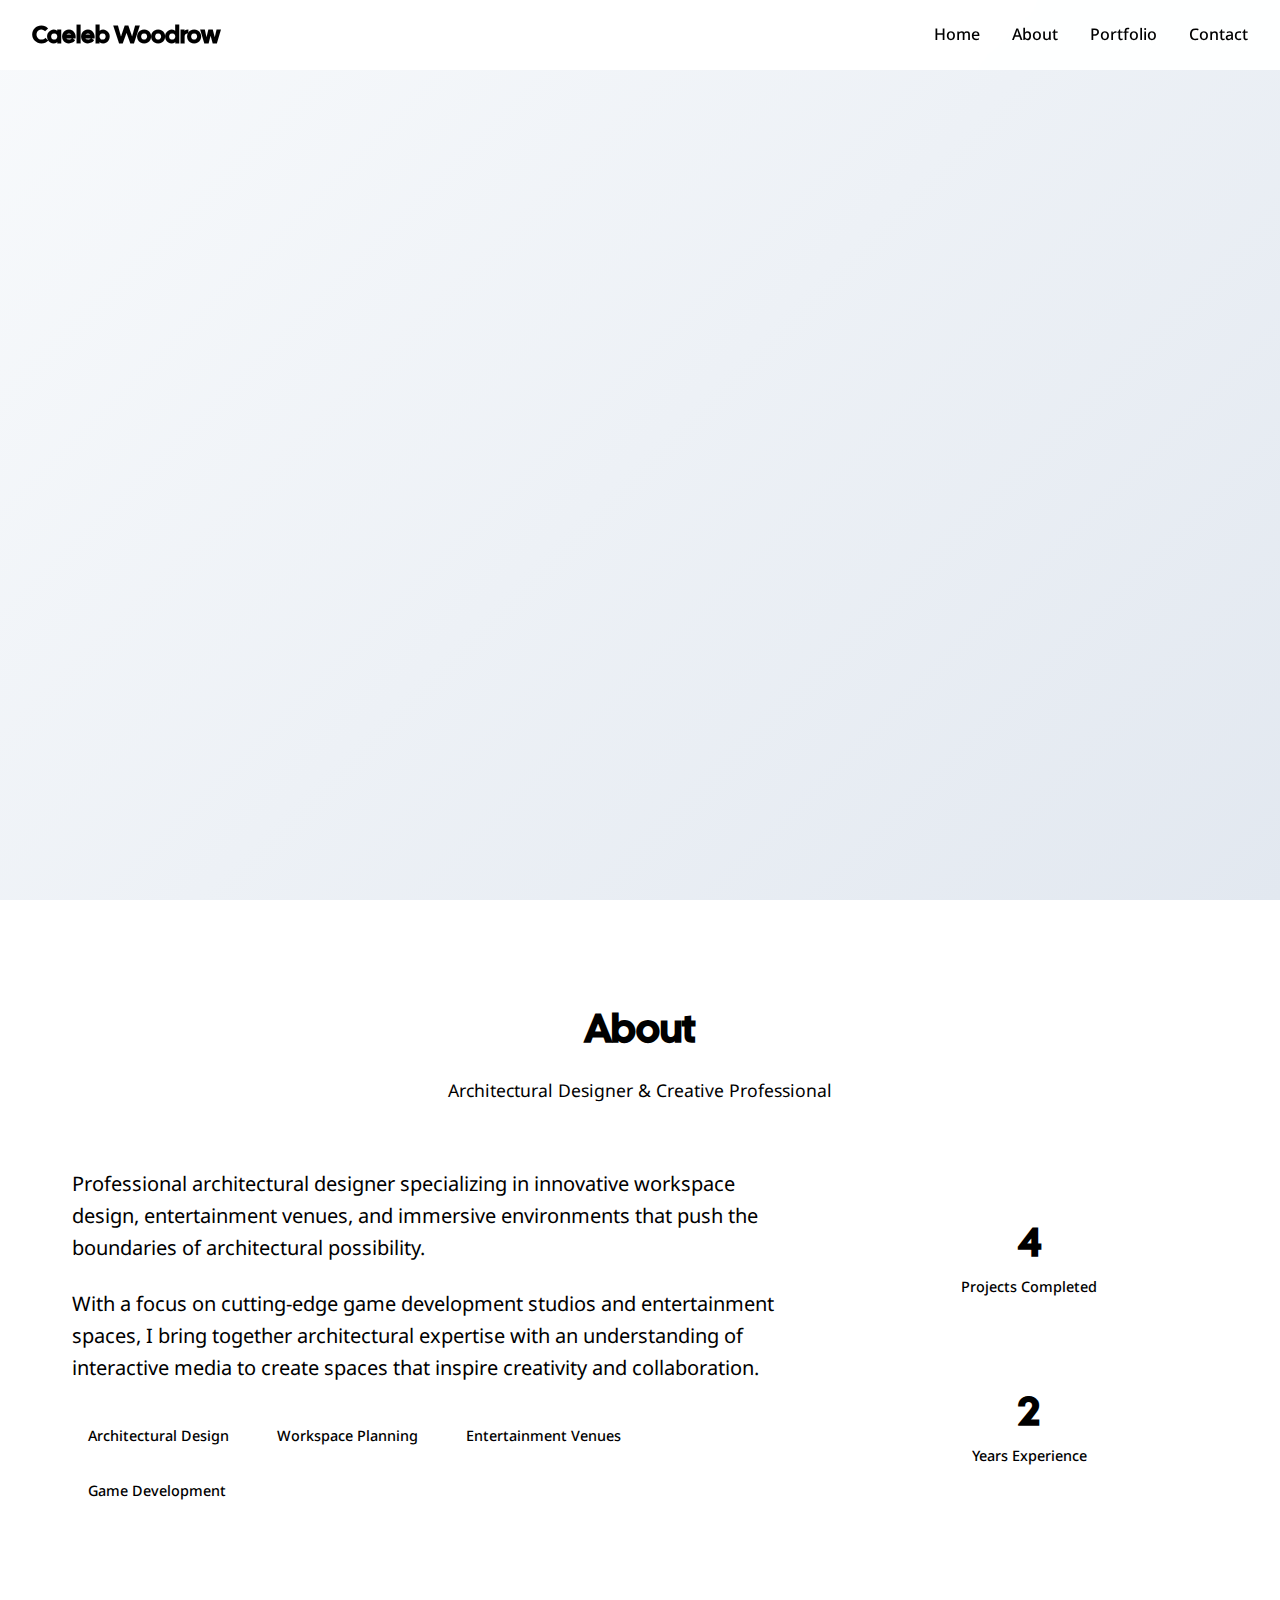
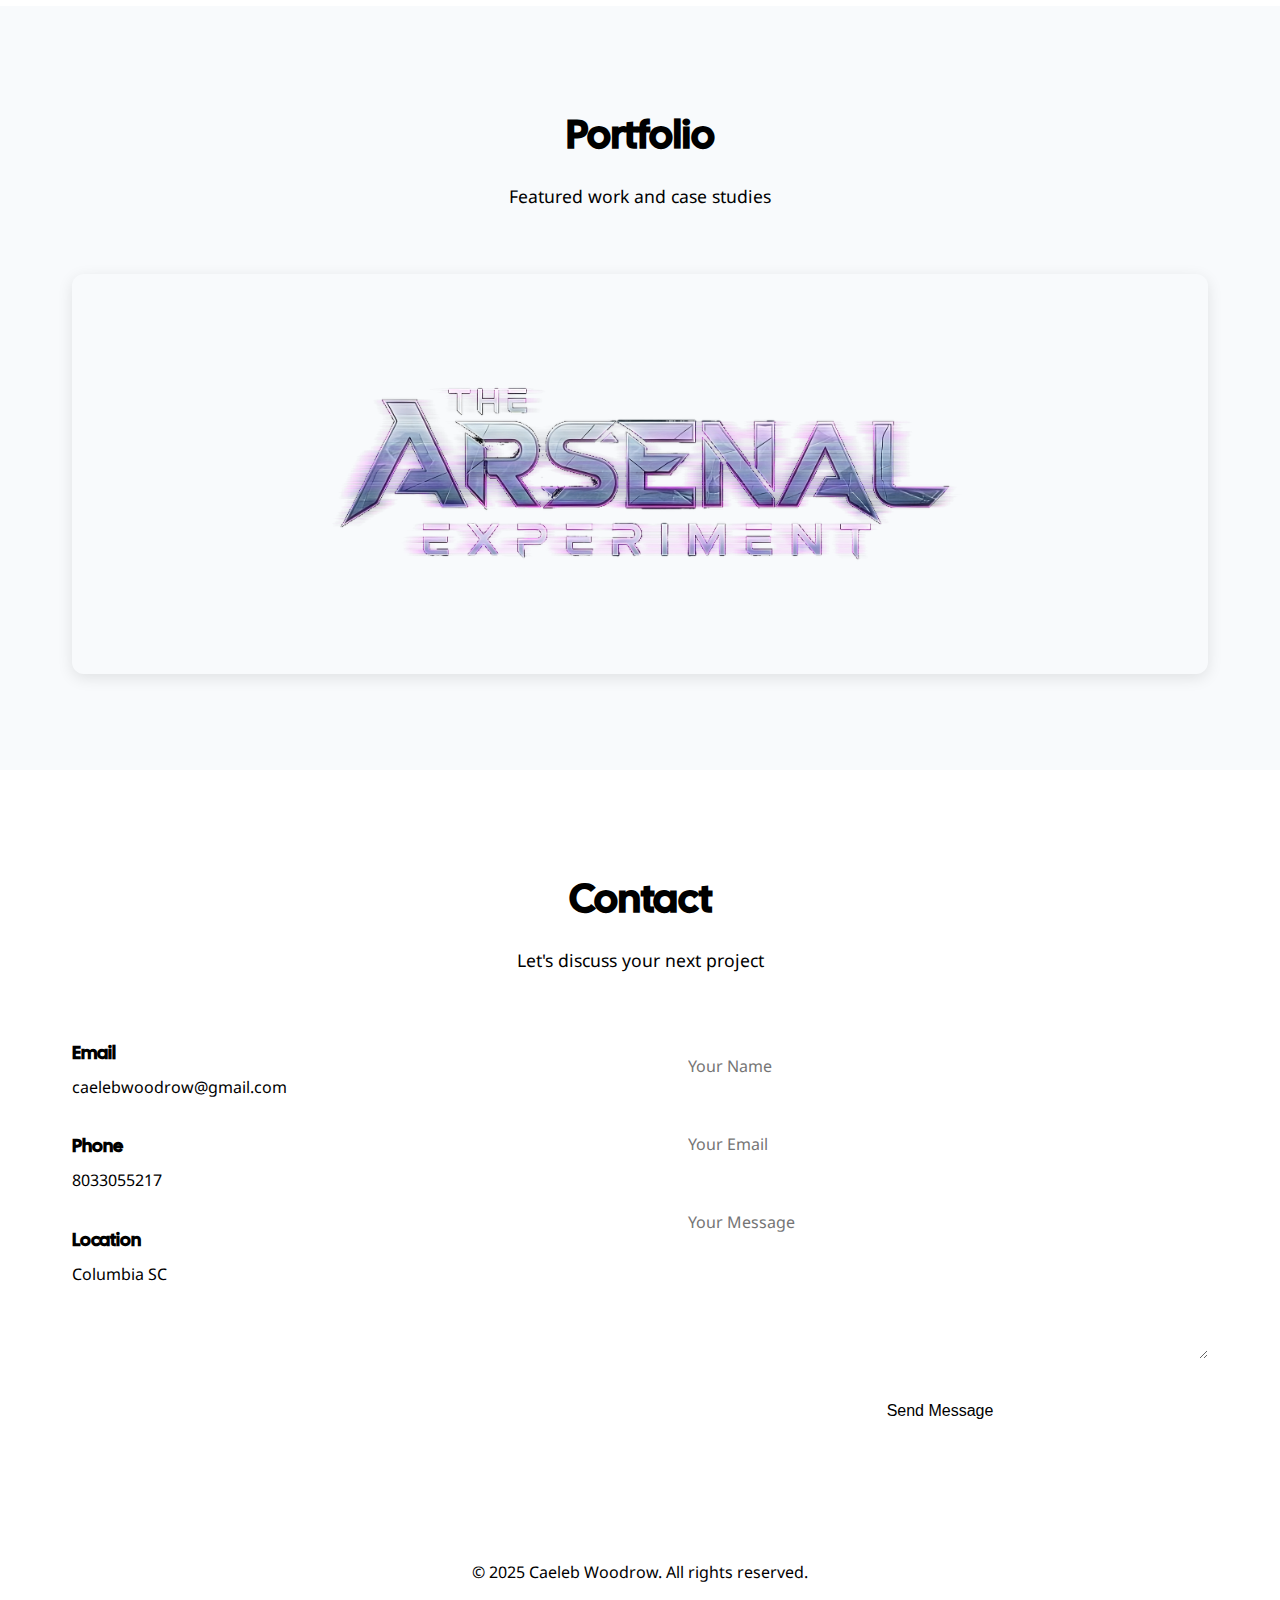
<file: index.html>
<!DOCTYPE html>
<html lang="en">
<head>
    <meta charset="UTF-8">
    <meta name="viewport" content="width=device-width, initial-scale=1.0">
    <title>Caeleb Woodrow - Architectural Designer & Creative Professional</title>
    
    <meta name="description" content="Caeleb Woodrow - Professional architectural designer specializing in innovative workspace design, entertainment venues, and immersive environments.">
    <meta name="keywords" content="architectural design, workspace planning, entertainment venues, Caeleb Woodrow">
    <meta name="author" content="Caeleb Woodrow">
    <meta name="theme-color" content="#2563eb">
    
    <link href="https://fonts.googleapis.com/css2?family=Cal+Sans:wght@400;600&family=Noto+Sans:wght@300;400;500;600&display=swap" rel="stylesheet">
    <link rel="stylesheet" href="styles/base.css">
    <link rel="stylesheet" href="styles/portfolio.css">
    <link rel="stylesheet" href="styles/animations.css">
    <link rel="icon" type="image/png" href="/LogoGT.png">
</head>
<body>
    <!-- Navigation -->
    <nav class="nav">
        <div class="nav-container">
            <div class="logo">
                <span class="logo-text">Caeleb Woodrow</span>
            </div>
            <div class="nav-links">
                <a href="#home" class="nav-link active">Home</a>
                <a href="#about" class="nav-link">About</a>
                <a href="#portfolio" class="nav-link">Portfolio</a>
                <a href="#contact" class="nav-link">Contact</a>
            </div>
        </div>
    </nav>

    <!-- Hero Section -->
    <section id="home" class="hero">
        <div class="container">
            <div class="hero-content">
                <h1 class="hero-title">
                    <span class="title-line">Caeleb</span>
                    <span class="title-line">Woodrow</span>
                </h1>
                <p class="hero-subtitle">Architectural Designer & Creative Professional</p>
                <p class="hero-description">
                    Specializing in innovative workspace design, entertainment venues, and immersive environments
                    that push the boundaries of architectural possibility.
                </p>
                <div class="hero-actions">
                    <a href="#portfolio" class="btn btn-primary">View Portfolio</a>
                    <a href="#contact" class="btn btn-secondary">Get In Touch</a>
                </div>
            </div>
            <div class="hero-visual">
                <div class="geometric-pattern"></div>
            </div>
        </div>
    </section>

    <!-- About Section -->
    <section id="about" class="about">
        <div class="container">
            <div class="section-header">
                <h2 class="section-title">About</h2>
                <p class="section-subtitle">Architectural Designer & Creative Professional</p>
            </div>
            <div class="about-content">
                <div class="about-text">
                    <p>Professional architectural designer specializing in innovative workspace design, entertainment venues, and immersive environments that push the boundaries of architectural possibility.</p>
                    <p>With a focus on cutting-edge game development studios and entertainment spaces, I bring together architectural expertise with an understanding of interactive media to create spaces that inspire creativity and collaboration.</p>
                    <div class="skills">
                        <div class="skill-item">Architectural Design</div>
                        <div class="skill-item">Workspace Planning</div>
                        <div class="skill-item">Entertainment Venues</div>
                        <div class="skill-item">Game Development</div>
                    </div>
                </div>
                <div class="about-stats">
                    <div class="stat">
                        <span class="stat-number">4</span>
                        <span class="stat-label">Projects Completed</span>
                    </div>
                    <div class="stat">
                        <span class="stat-number">2</span>
                        <span class="stat-label">Years Experience</span>
                    </div>
                </div>
            </div>
        </div>
    </section>

    <!-- Portfolio Section -->
    <section id="portfolio" class="portfolio">
        <div class="container">
            <div class="section-header">
                <h2 class="section-title">Portfolio</h2>
                <p class="section-subtitle">Featured work and case studies</p>
            </div>
            <div class="portfolio-grid">
                <div class="portfolio-item featured" id="arsenalStudios">
                    <div class="portfolio-image">
                        <img src="/Logoupscaled.png" alt="Arsenal Game Studios">
                        <div class="portfolio-overlay">
                            <div class="portfolio-content">
                                <h3 class="portfolio-title">Arsenal Game Studios</h3>
                                <p class="portfolio-description">Comprehensive architectural study featuring workspace design, public galleries, outdoor recreational areas, and private living quarters for a cutting-edge game development studio.</p>
                                <div class="portfolio-tags">
                                    <span class="tag">Architecture</span>
                                    <span class="tag">Workspace Design</span>
                                    <span class="tag">Entertainment</span>
                                    <span class="tag">Mixed-Use</span>
                                </div>
                                <button class="btn btn-primary portfolio-btn" onclick="window.location.href='arsenal-slideshow.html'">View Case Studies</button>
                            </div>
                        </div>
                    </div>
                </div>
            </div>
        </div>
    </section>

    <!-- Contact Section -->
    <section id="contact" class="contact">
        <div class="container">
            <div class="section-header">
                <h2 class="section-title">Contact</h2>
                <p class="section-subtitle">Let's discuss your next project</p>
            </div>
            <div class="contact-content">
                <div class="contact-info">
                    <div class="contact-item">
                        <h4>Email</h4>
                        <p>caelebwoodrow@gmail.com</p>
                    </div>
                    <div class="contact-item">
                        <h4>Phone</h4>
                        <p>8033055217</p>
                    </div>
                    <div class="contact-item">
                        <h4>Location</h4>
                        <p>Columbia SC</p>
                    </div>
                </div>
                <form class="contact-form">
                    <div class="form-group">
                        <input type="text" placeholder="Your Name" required>
                    </div>
                    <div class="form-group">
                        <input type="email" placeholder="Your Email" required>
                    </div>
                    <div class="form-group">
                        <textarea placeholder="Your Message" rows="6" required></textarea>
                    </div>
                    <button type="submit" class="btn btn-primary">Send Message</button>
                </form>
            </div>
        </div>
    </section>

    <footer class="footer">
        <div class="container">
            <p>&copy; 2025 Caeleb Woodrow. All rights reserved.</p>
        </div>
    </footer>

    <script type="module" src="js/main.js"></script>
</body>
</html>
</file>
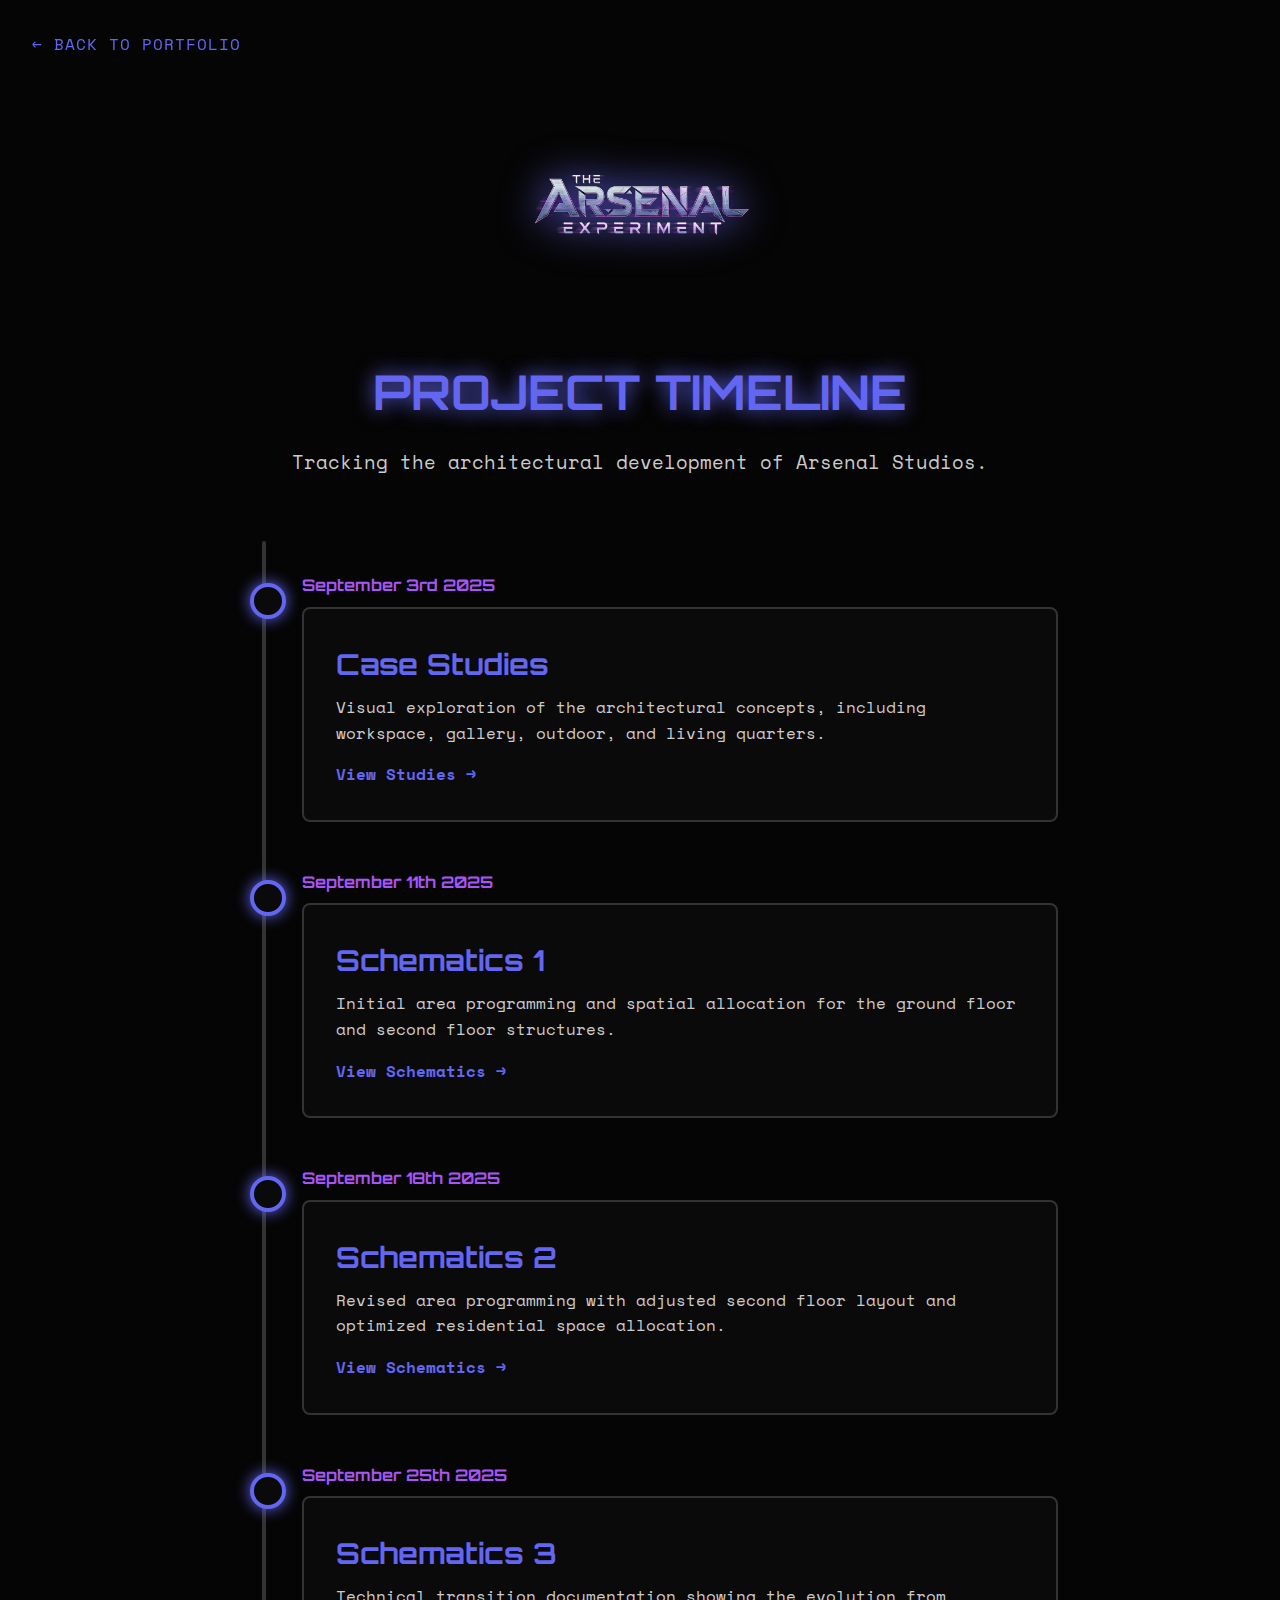
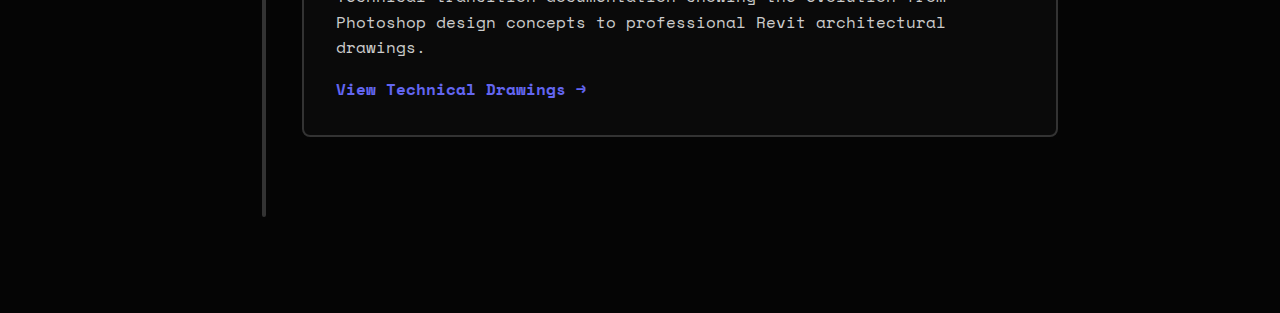
<file: arsenal-timeline.html>
<!DOCTYPE html>
<html lang="en">
<head>
    <meta charset="UTF-8">
    <meta name="viewport" content="width=device-width, initial-scale=1.0">
    <title>Arsenal Studios Timeline — Caeleb Woodrow (Architecture, Professional)</title>
    <meta name="description" content="Project timeline for the Arsenal Studios architectural design by Caeleb Woodrow, detailing key milestones like case studies and schematics.">
    <meta name="keywords" content="Caeleb Woodrow, Arsenal Studios, architecture, project timeline, professional design, case studies, schematics">
    
    <link href="https://fonts.googleapis.com/css2?family=Space+Mono:wght@400;700&family=Orbitron:wght@400;700;900&display=swap" rel="stylesheet">
    <link rel="stylesheet" href="styles/base.css">
    <link rel="stylesheet" href="styles/effects.css">
    <link rel="stylesheet" href="styles/timeline.css">
    <link rel="icon" type="image/png" href="LogoGT.png">
</head>
<body>
    <div class="glitch-overlay"></div>
    <div class="matrix-rain"></div>
    
    <a href="/" class="back-link">← BACK TO PORTFOLIO</a>

    <div class="timeline-container">
        <header class="timeline-header">
            <img src="Logoupscaled.png" alt="Arsenal Studios Logo" class="header-logo">
            <h1 class="glitch" data-text="PROJECT TIMELINE">PROJECT TIMELINE</h1>
            <p>Tracking the architectural development of Arsenal Studios.</p>
        </header>

        <div class="timeline">
            <div class="timeline-item">
                <div class="timeline-date">September 3rd 2025</div>
                <div class="timeline-content">
                    <a href="arsenal-slideshow.html" class="timeline-link">
                        <h2>Case Studies</h2>
                        <p>Visual exploration of the architectural concepts, including workspace, gallery, outdoor, and living quarters.</p>
                        <span>View Studies →</span>
                    </a>
                </div>
            </div>
            <div class="timeline-item">
                <div class="timeline-date">September 11th 2025</div>
                <div class="timeline-content">
                    <a href="schematics.html" class="timeline-link">
                        <h2>Schematics 1</h2>
                        <p>Initial area programming and spatial allocation for the ground floor and second floor structures.</p>
                        <span>View Schematics →</span>
                    </a>
                </div>
            </div>
            <div class="timeline-item">
                <div class="timeline-date">September 18th 2025</div>
                <div class="timeline-content">
                    <a href="schematics2.html" class="timeline-link">
                        <h2>Schematics 2</h2>
                        <p>Revised area programming with adjusted second floor layout and optimized residential space allocation.</p>
                        <span>View Schematics →</span>
                    </a>
                </div>
            </div>
            <div class="timeline-item">
                <div class="timeline-date">September 25th 2025</div>
                <div class="timeline-content">
                    <a href="schematics3.html" class="timeline-link">
                        <h2>Schematics 3</h2>
                        <p>Technical transition documentation showing the evolution from Photoshop design concepts to professional Revit architectural drawings.</p>
                        <span>View Technical Drawings →</span>
                    </a>
                </div>
            </div>
        </div>
    </div>

    <script type="module" src="js/effects.js"></script>
    <script>
        document.addEventListener('DOMContentLoaded', () => {
            const effects = window.effects;
            if (effects && effects.initializeEffects) {
                effects.initializeEffects();
            } else {
                // Fallback for modular effects
                import('./js/effects-core.js').then(core => {
                    core.createMatrixRain();
                });
                import('./js/effects-advanced.js').then(adv => {
                    adv.createTextMorphing();
                });
            }
        });
    </script>
</body>
</html>
</file>
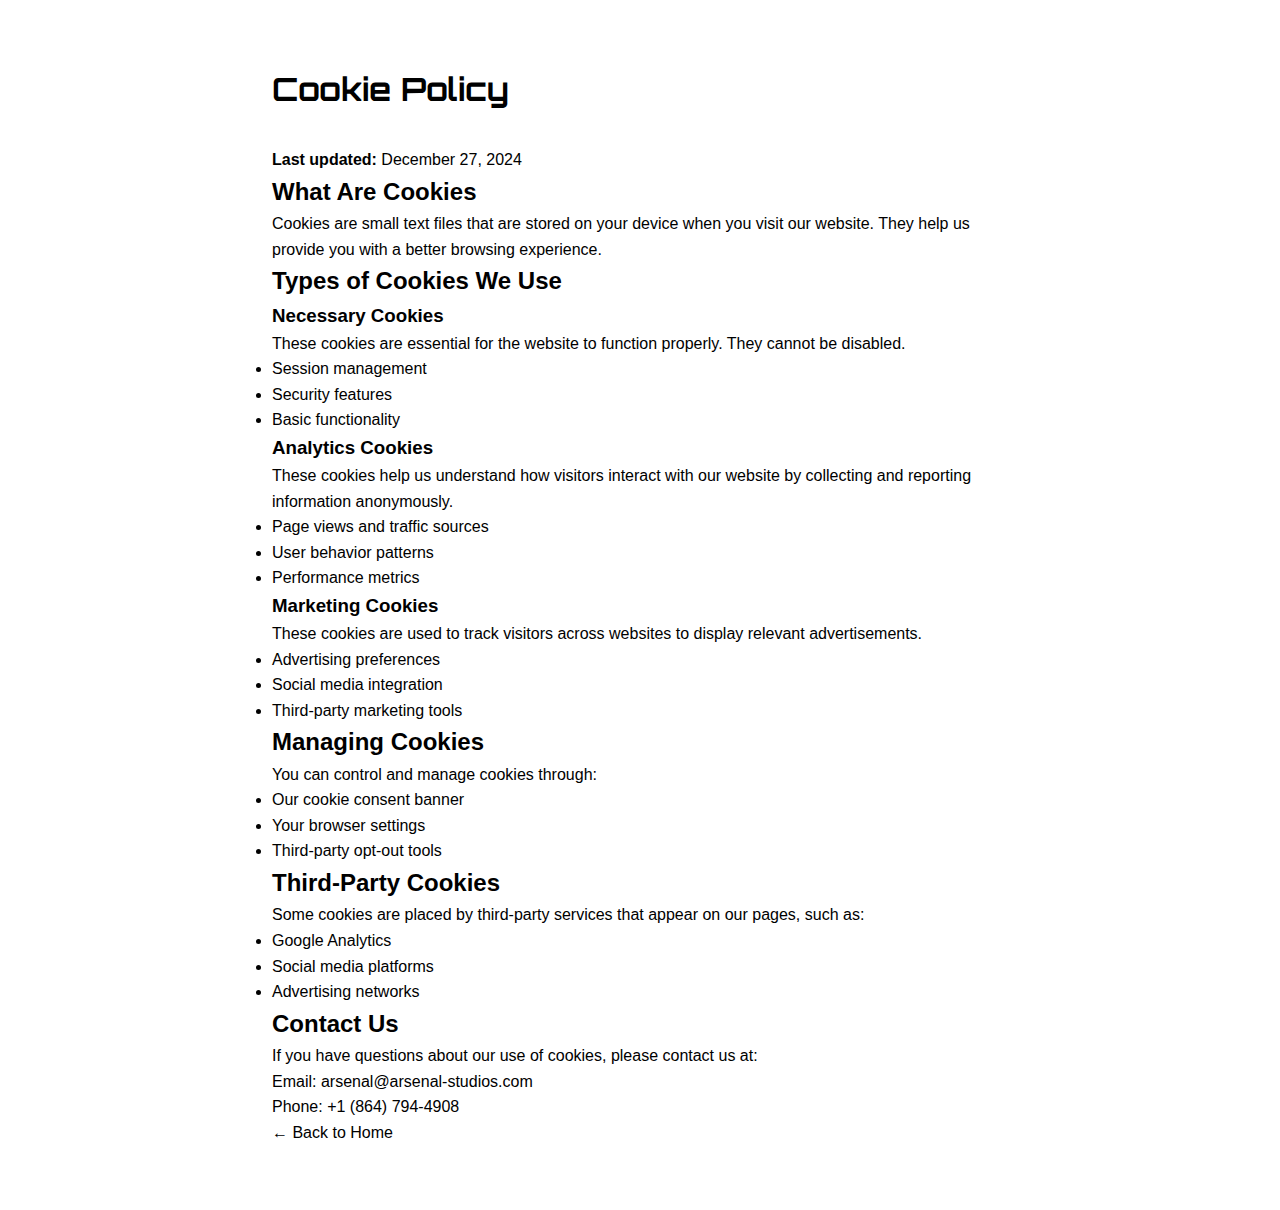
<file: cookie-policy.html>
<!DOCTYPE html>
<html lang="en">
<head>
    <meta charset="UTF-8">
    <meta name="viewport" content="width=device-width, initial-scale=1.0">
    <title>Cookie Policy - Arsenal Studios LLC</title>
    <link rel="stylesheet" href="styles/base.css">
    <link rel="stylesheet" href="styles/components.css">
    <link href="https://fonts.googleapis.com/css2?family=Space+Mono:wght@400;700&family=Orbitron:wght@400;700;900&display=swap" rel="stylesheet">
</head>
<body>
    <div class="container" style="padding: 4rem 2rem; max-width: 800px;">
        <h1 style="font-family: 'Orbitron', monospace; color: var(--primary-color); margin-bottom: 2rem;">Cookie Policy</h1>
        
        <p><strong>Last updated:</strong> December 27, 2024</p>
        
        <h2>What Are Cookies</h2>
        <p>Cookies are small text files that are stored on your device when you visit our website. They help us provide you with a better browsing experience.</p>
        
        <h2>Types of Cookies We Use</h2>
        
        <h3>Necessary Cookies</h3>
        <p>These cookies are essential for the website to function properly. They cannot be disabled.</p>
        <ul>
            <li>Session management</li>
            <li>Security features</li>
            <li>Basic functionality</li>
        </ul>
        
        <h3>Analytics Cookies</h3>
        <p>These cookies help us understand how visitors interact with our website by collecting and reporting information anonymously.</p>
        <ul>
            <li>Page views and traffic sources</li>
            <li>User behavior patterns</li>
            <li>Performance metrics</li>
        </ul>
        
        <h3>Marketing Cookies</h3>
        <p>These cookies are used to track visitors across websites to display relevant advertisements.</p>
        <ul>
            <li>Advertising preferences</li>
            <li>Social media integration</li>
            <li>Third-party marketing tools</li>
        </ul>
        
        <h2>Managing Cookies</h2>
        <p>You can control and manage cookies through:</p>
        <ul>
            <li>Our cookie consent banner</li>
            <li>Your browser settings</li>
            <li>Third-party opt-out tools</li>
        </ul>
        
        <h2>Third-Party Cookies</h2>
        <p>Some cookies are placed by third-party services that appear on our pages, such as:</p>
        <ul>
            <li>Google Analytics</li>
            <li>Social media platforms</li>
            <li>Advertising networks</li>
        </ul>
        
        <h2>Contact Us</h2>
        <p>If you have questions about our use of cookies, please contact us at:</p>
        <p>Email: arsenal@arsenal-studios.com<br>
        Phone: +1 (864) 794-4908</p>
        
        <a href="/" style="color: var(--primary-color); text-decoration: none;">← Back to Home</a>
    </div>
</body>
</html>
</file>
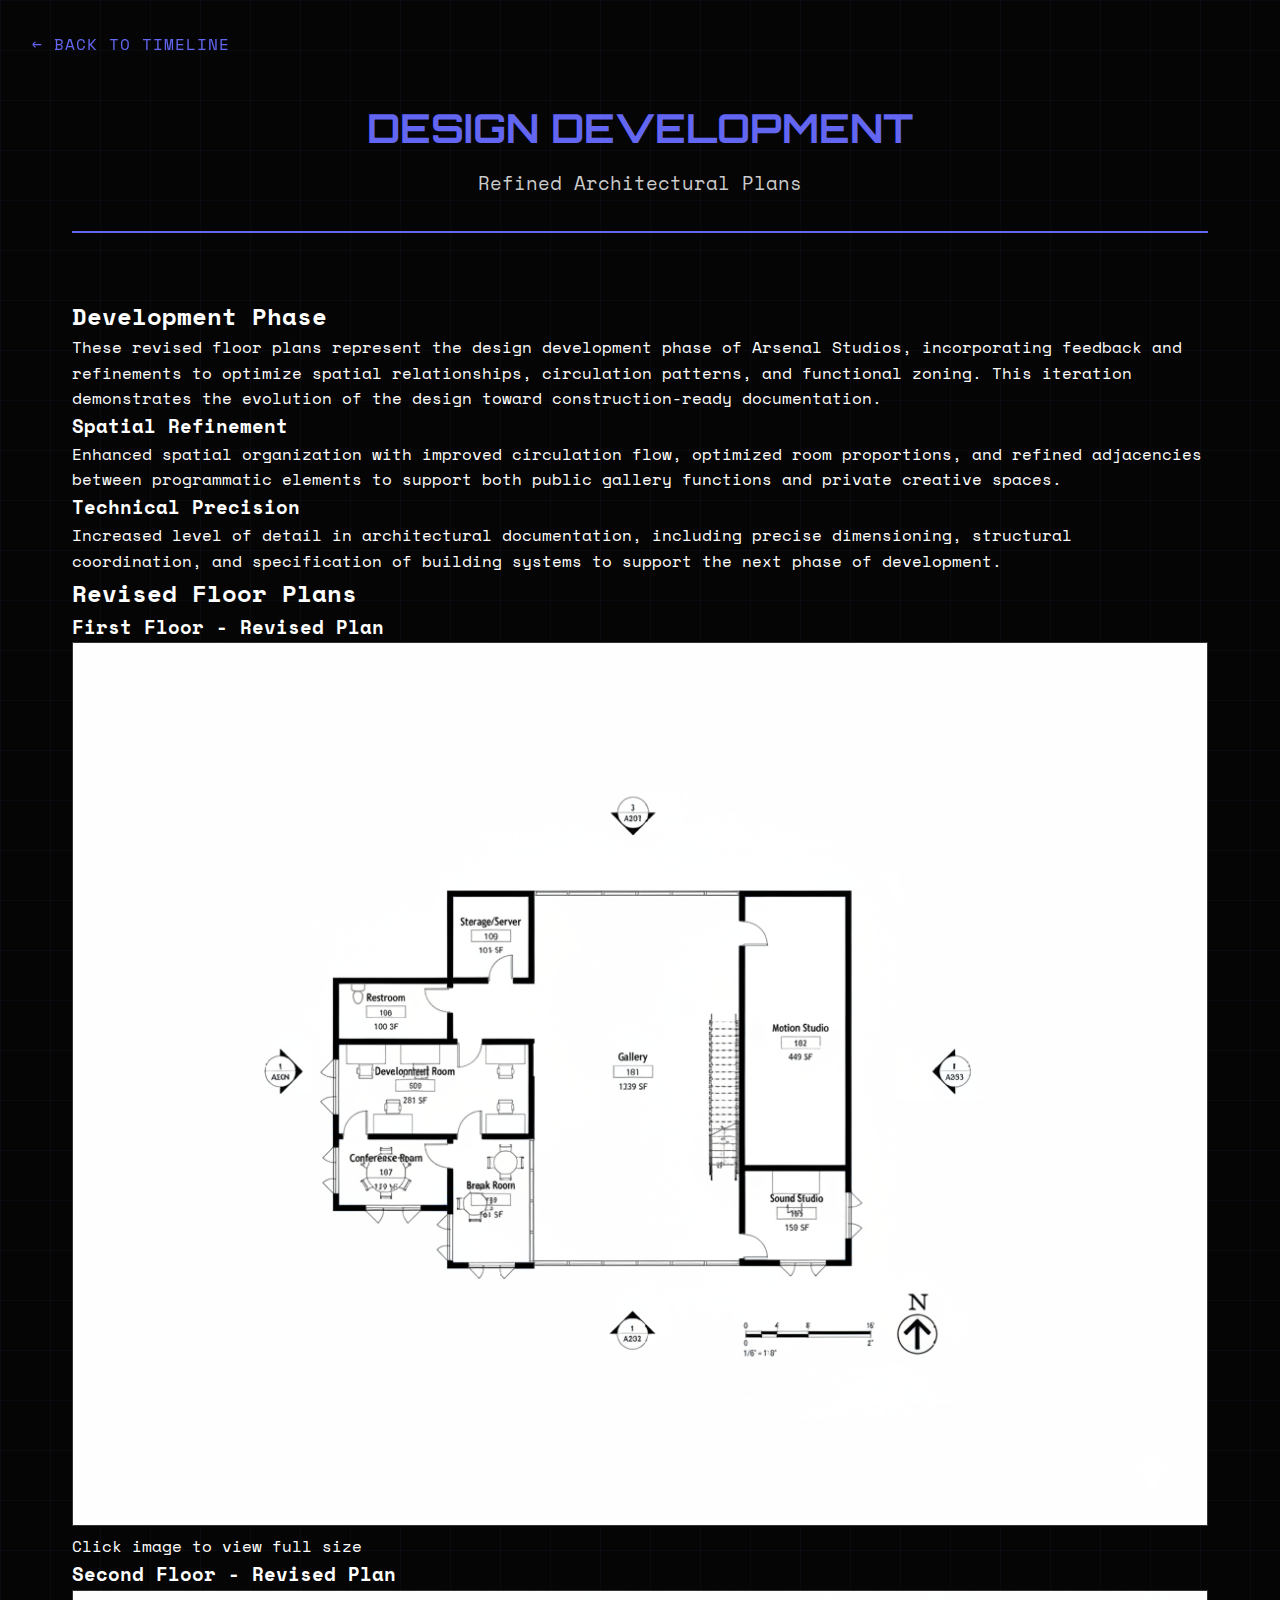
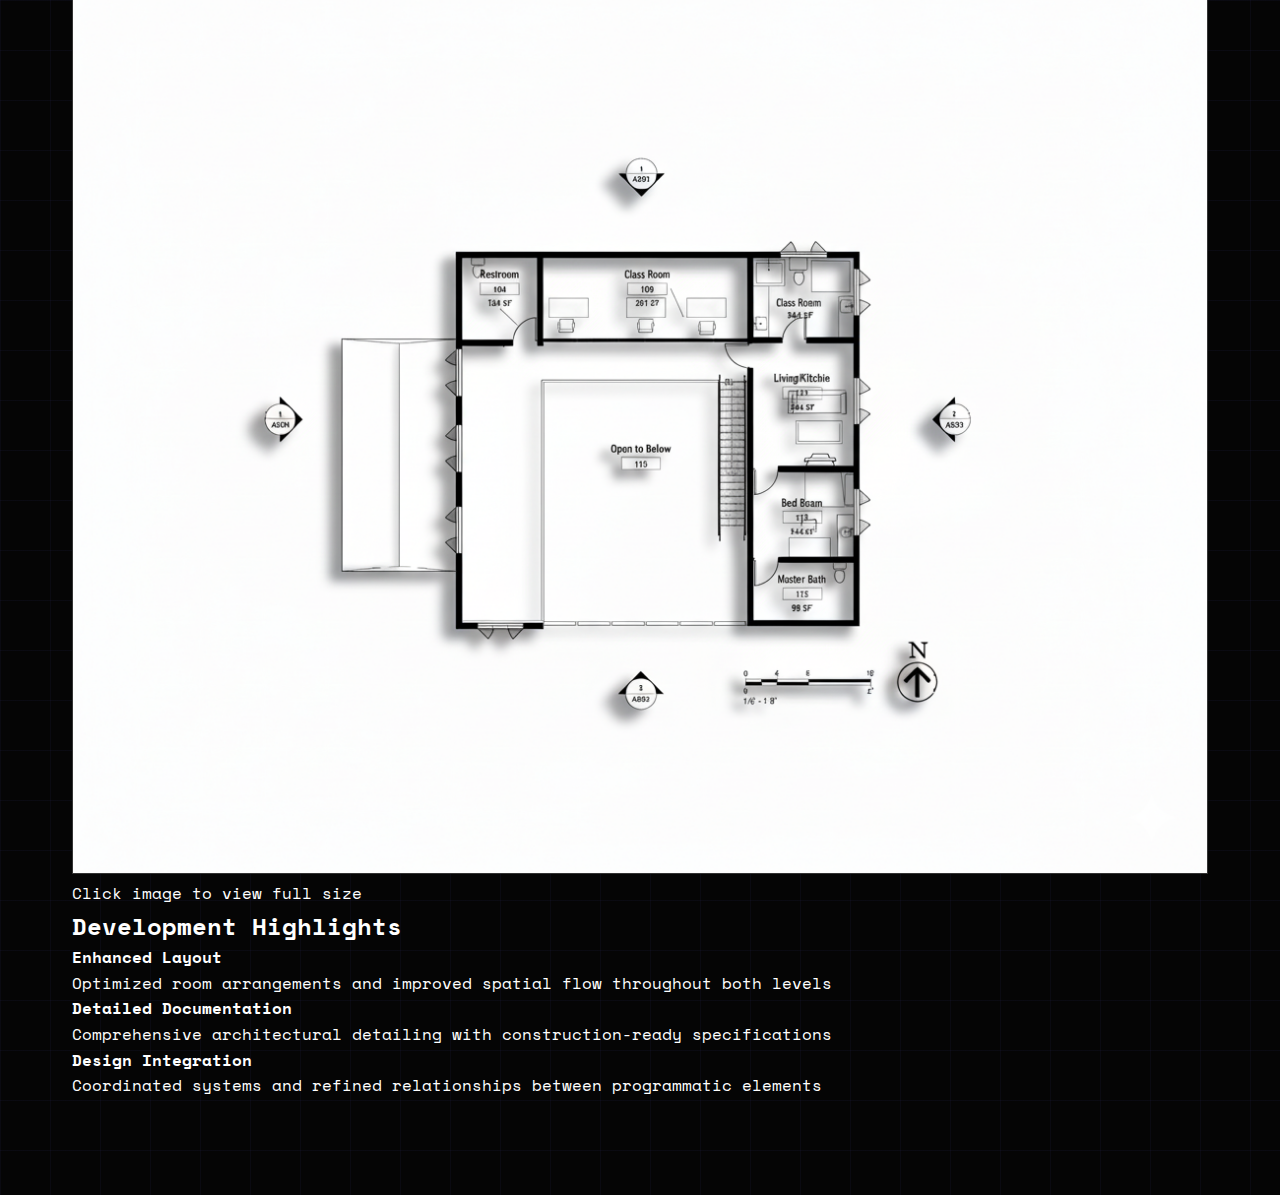
<file: design-development.html>
<!DOCTYPE html>
<html lang="en">
<head>
    <meta charset="UTF-8">
    <meta name="viewport" content="width=device-width, initial-scale=1.0">
    <title>Design Development — Arsenal Studios | Caeleb Woodrow Architecture</title>
    <meta name="description" content="Design development phase for Arsenal Studios showing refined architectural floor plans with enhanced spatial organization by Caeleb Woodrow.">
    <meta name="keywords" content="Caeleb Woodrow, Arsenal Studios, design development, architectural refinement, floor plans, professional architecture">
    
    <link href="https://fonts.googleapis.com/css2?family=Space+Mono:wght@400;700&family=Orbitron:wght@400;700;900&display=swap" rel="stylesheet">
    <link rel="stylesheet" href="styles/base.css">
    <link rel="stylesheet" href="styles/effects.css">
    <link rel="stylesheet" href="styles/schematics.css">
    <link rel="icon" type="image/png" href="LogoGT.png">
</head>
<body>
    <div class="glitch-overlay"></div>
    <div class="matrix-rain"></div>
    
    <a href="arsenal-timeline.html" class="back-link">← BACK TO TIMELINE</a>

    <div class="schematics-container">
        <header class="schematics-header">
            <h1 class="glitch" data-text="DESIGN DEVELOPMENT">DESIGN DEVELOPMENT</h1>
            <p class="subtitle">Refined Architectural Plans</p>
        </header>

        <div class="content-wrapper">
            <div class="transition-explanation">
                <h2>Development Phase</h2>
                <p>These revised floor plans represent the design development phase of Arsenal Studios, incorporating feedback and refinements to optimize spatial relationships, circulation patterns, and functional zoning. This iteration demonstrates the evolution of the design toward construction-ready documentation.</p>
                
                <div class="transition-details">
                    <div class="phase-card">
                        <h3>Spatial Refinement</h3>
                        <p>Enhanced spatial organization with improved circulation flow, optimized room proportions, and refined adjacencies between programmatic elements to support both public gallery functions and private creative spaces.</p>
                    </div>
                    
                    <div class="phase-card">
                        <h3>Technical Precision</h3>
                        <p>Increased level of detail in architectural documentation, including precise dimensioning, structural coordination, and specification of building systems to support the next phase of development.</p>
                    </div>
                </div>
            </div>

            <div class="drawings-section">
                <h2>Revised Floor Plans</h2>
                <div class="pdf-container">
                    <div class="pdf-item">
                        <h3>First Floor - Revised Plan</h3>
                        <div class="pdf-wrapper">
                            <img src="RevisedF1.png" alt="First Floor Revised Plan" class="technical-drawing" style="width: 100%; height: auto; border: 1px solid #333; cursor: pointer;">
                            <p class="pdf-fallback">
                                Click image to view full size
                            </p>
                        </div>
                    </div>
                    
                    <div class="pdf-item">
                        <h3>Second Floor - Revised Plan</h3>
                        <div class="pdf-wrapper">
                            <img src="RevisedF2.png" alt="Second Floor Revised Plan" class="technical-drawing" style="width: 100%; height: auto; border: 1px solid #333; cursor: pointer;">
                            <p class="pdf-fallback">
                                Click image to view full size
                            </p>
                        </div>
                    </div>
                </div>
            </div>

            <div class="technical-notes">
                <h2>Development Highlights</h2>
                <div class="spec-grid">
                    <div class="spec-item">
                        <h4>Enhanced Layout</h4>
                        <p>Optimized room arrangements and improved spatial flow throughout both levels</p>
                    </div>
                    <div class="spec-item">
                        <h4>Detailed Documentation</h4>
                        <p>Comprehensive architectural detailing with construction-ready specifications</p>
                    </div>
                    <div class="spec-item">
                        <h4>Design Integration</h4>
                        <p>Coordinated systems and refined relationships between programmatic elements</p>
                    </div>
                </div>
            </div>
        </div>
    </div>

    <!-- Modal for fullscreen images -->
    <div id="imageModal" class="modal">
        <span class="close">&times;</span>
        <div class="modal-content">
            <img class="modal-image" id="modalImg">
        </div>
    </div>

    <script type="module" src="js/effects.js"></script>
    <script>
        document.addEventListener('DOMContentLoaded', () => {
            const effects = window.effects;
            if (effects && effects.initializeEffects) {
                effects.initializeEffects();
            } else {
                import('./js/effects-core.js').then(core => {
                    core.createMatrixRain();
                });
                import('./js/effects-advanced.js').then(adv => {
                    adv.createTextMorphing();
                });
            }

            // Modal functionality
            const modal = document.getElementById('imageModal');
            const modalImg = document.getElementById('modalImg');
            const technicalDrawings = document.querySelectorAll('.technical-drawing');
            const closeBtn = document.getElementsByClassName('close')[0];

            technicalDrawings.forEach(img => {
                img.addEventListener('click', function() {
                    modal.style.display = 'block';
                    modalImg.src = this.src;
                });
            });

            closeBtn.addEventListener('click', function() {
                modal.style.display = 'none';
            });

            modal.addEventListener('click', function(e) {
                if (e.target === modal) {
                    modal.style.display = 'none';
                }
            });

            document.addEventListener('keydown', function(e) {
                if (e.key === 'Escape') {
                    modal.style.display = 'none';
                }
            });
        });
    </script>
</body>
</html>
</file>
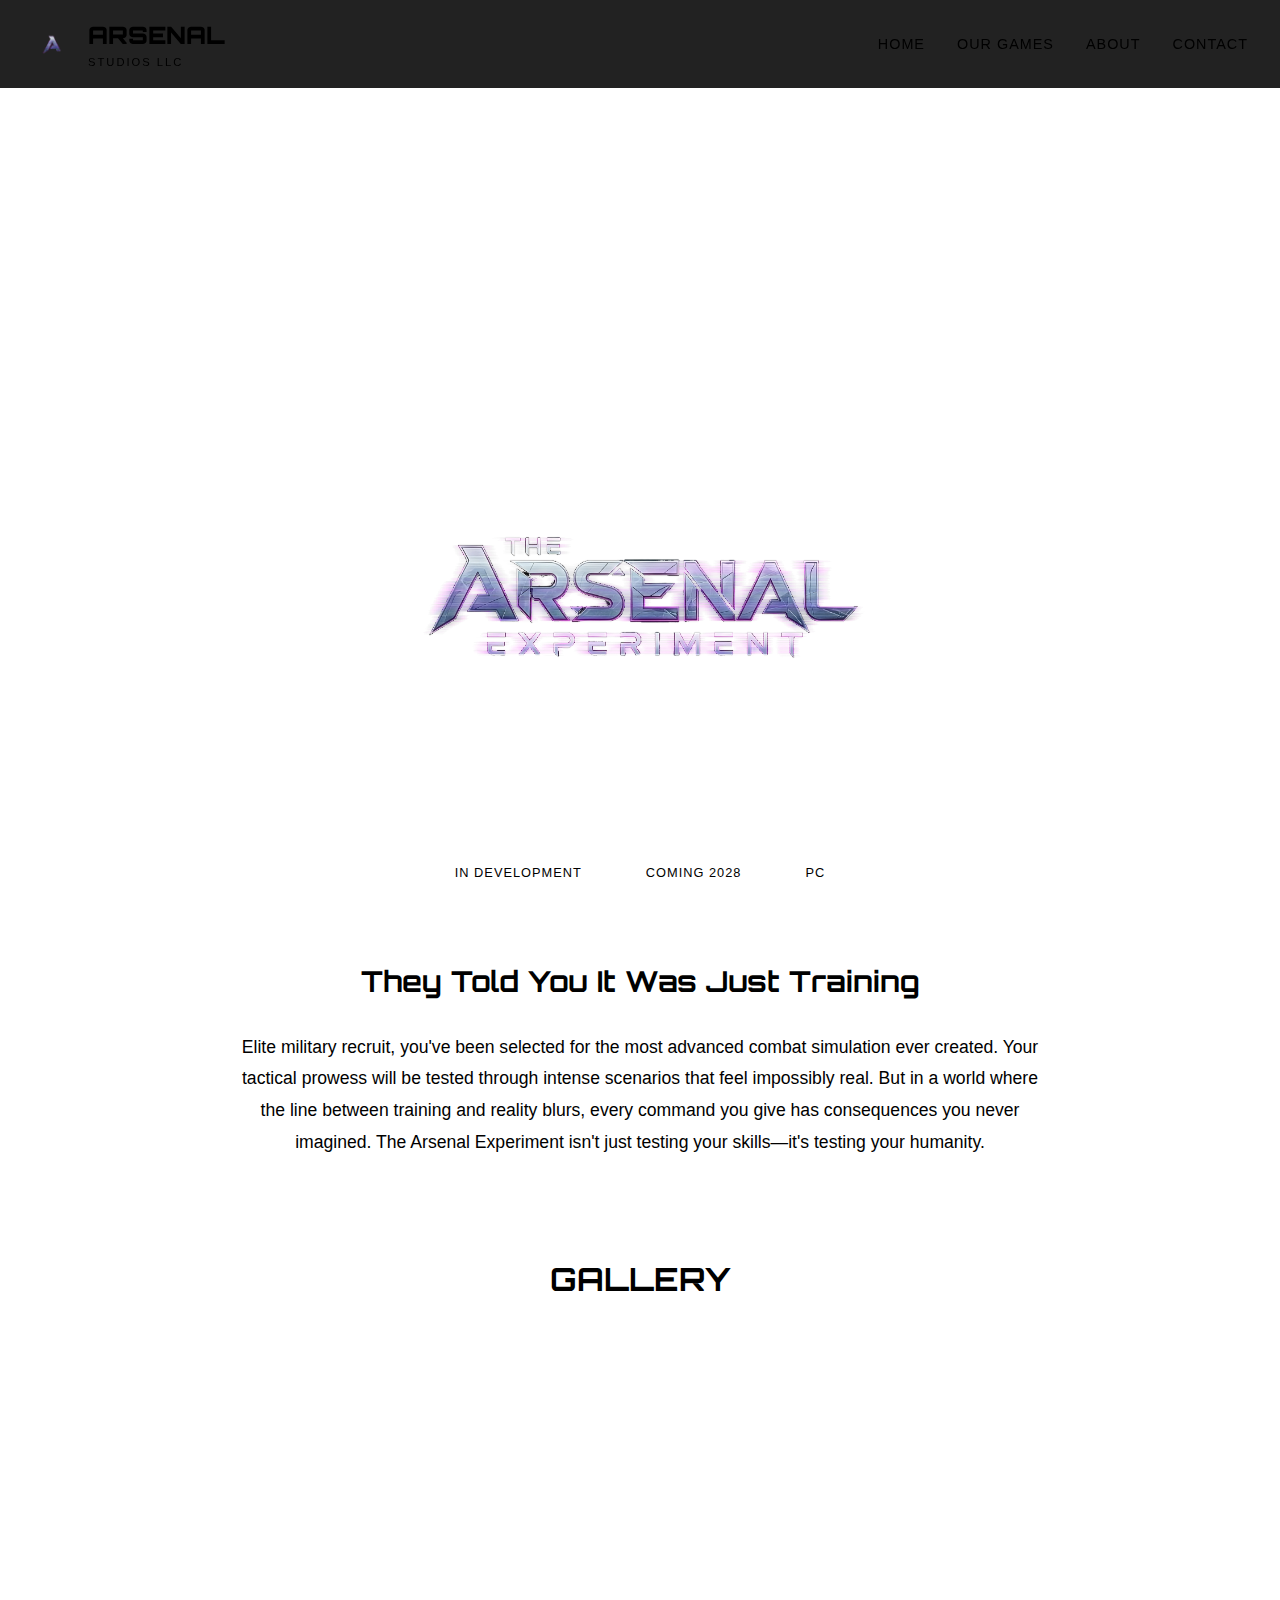
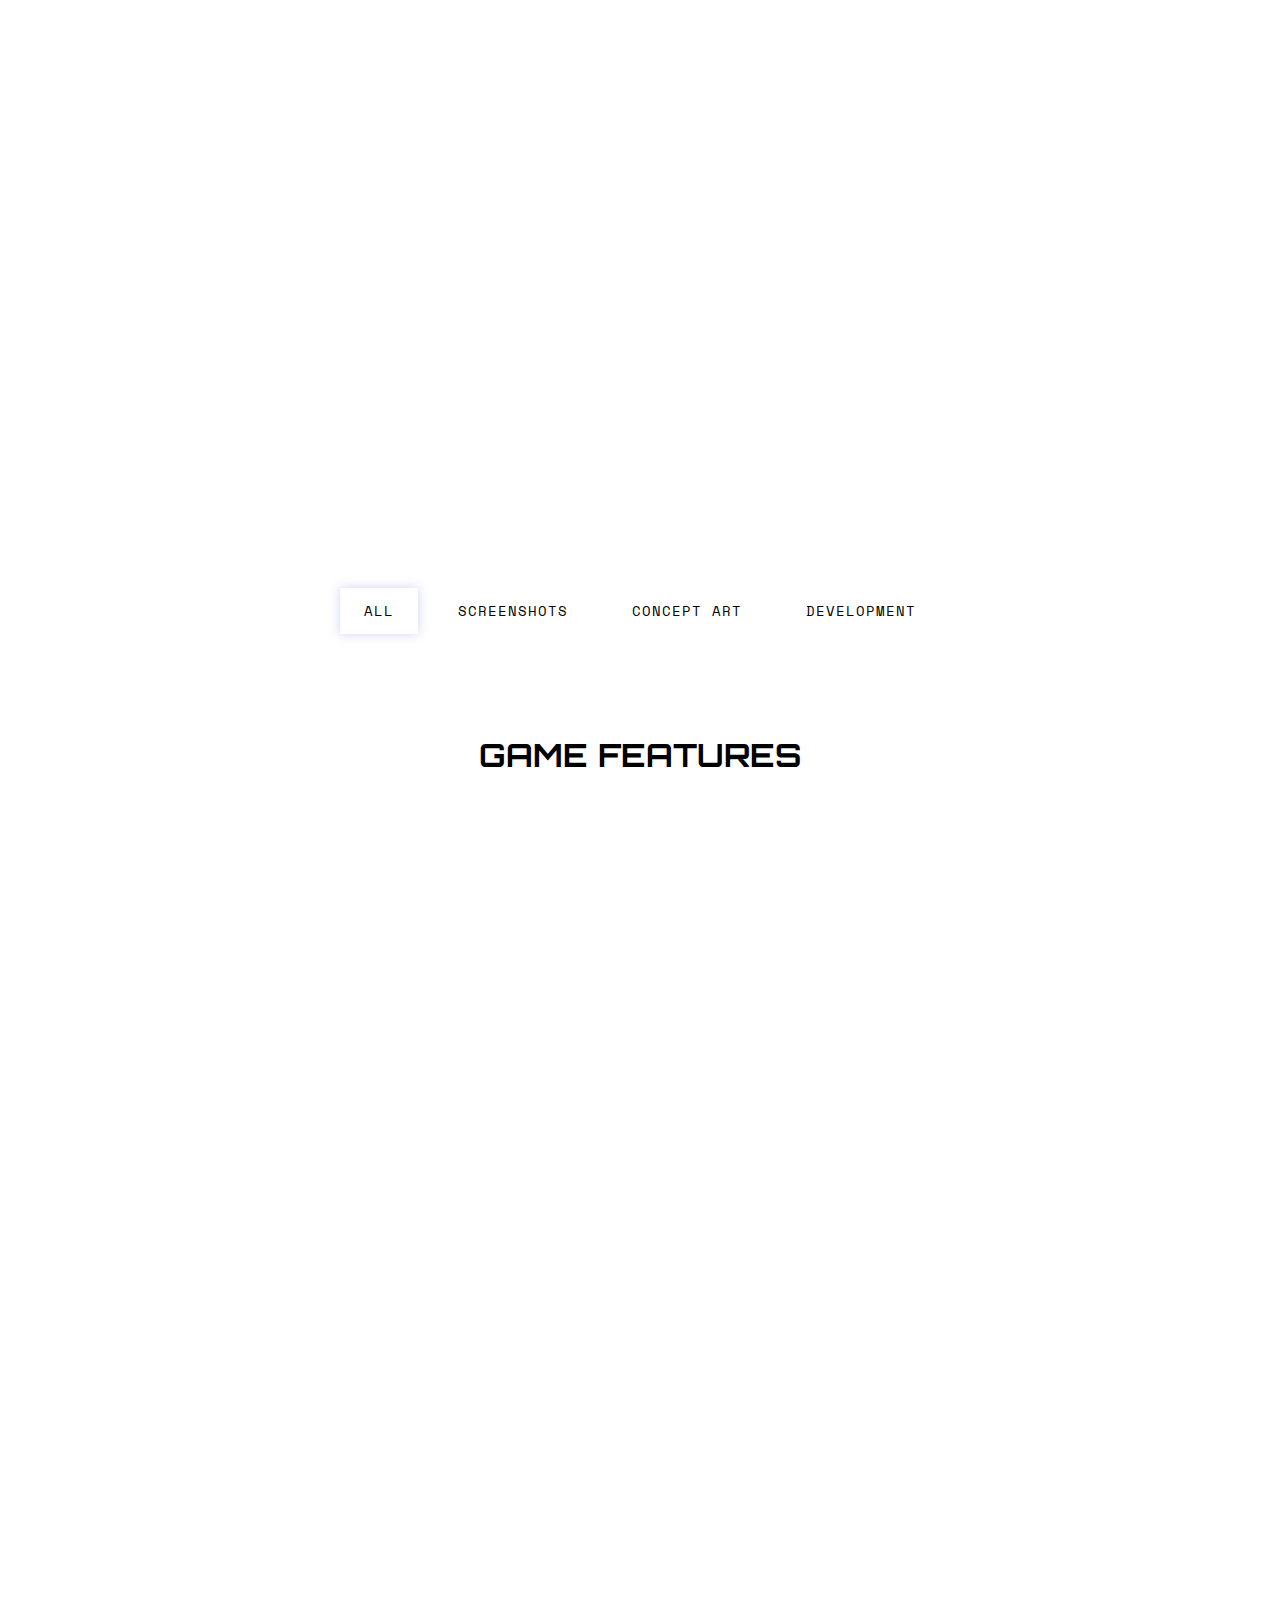
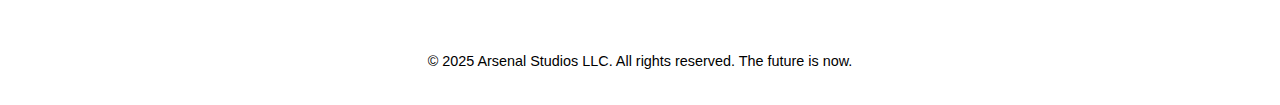
<file: games.html>
<!DOCTYPE html>
<html lang="en">
<head>
    <meta charset="UTF-8">
    <meta name="viewport" content="width=device-width, initial-scale=1.0">
    <title>The Arsenal - Arsenal Studios LLC | The Arsenal Experiment Game Portal</title>
    
    <!-- SEO Meta Tags -->
    <meta name="description" content="Enter The Arsenal - Arsenal Studios LLC game portal featuring The Arsenal Experiment cyberpunk first-person shooter with ultra-violence gameplay, next-gen destruction physics, and immersive galleries.">
    <meta name="keywords" content="The Arsenal game portal, Arsenal Studios games, The Arsenal Experiment gallery, cyberpunk FPS screenshots, game development portfolio, indie game studio games, futuristic shooter gallery">
    <meta name="author" content="Arsenal Studios LLC">
    <meta name="robots" content="index, follow">
    <meta name="theme-color" content="#6366f1">
    
    <!-- Open Graph Meta Tags -->
    <meta property="og:title" content="The Arsenal - Arsenal Studios LLC | The Arsenal Experiment Game Portal">
    <meta property="og:description" content="Enter The Arsenal and explore The Arsenal Experiment - cyberpunk first-person shooter coming 2028. View screenshots, concept art, and development progress.">
    <meta property="og:type" content="website">
    <meta property="og:url" content="https://arsenalstudios.dev/games">
    <meta property="og:image" content="Screenshot 2025-06-27 160733.png">
    
    <link rel="stylesheet" href="styles/base.css">
    <link rel="stylesheet" href="styles/components.css">
    <link rel="stylesheet" href="styles/sections.css">
    <link rel="stylesheet" href="styles/games.css">
    <link rel="stylesheet" href="styles/gallery.css">
    <link rel="stylesheet" href="styles/cookies.css">
    <link rel="stylesheet" href="styles/animations.css">
    <link rel="stylesheet" href="styles/effects.css">
    <link rel="stylesheet" href="styles/responsive.css">
    <link href="https://fonts.googleapis.com/css2?family=Space+Mono:wght@400;700&family=Orbitron:wght@400;700;900&display=swap" rel="stylesheet">
    <link rel="icon" type="image/png" href="LogoGT.png">
</head>
<body>
    <div class="glitch-overlay"></div>
    <div class="matrix-rain"></div>
    
    <!-- Navigation -->
    <nav class="nav">
        <div class="nav-container">
            <div class="logo">
                <img src="LogoGT.png" alt="Arsenal Studios LLC logo - Cyberpunk gaming studio with glitch effects and purple metallic A symbol" class="logo-image">
                <div class="logo-text-container">
                    <span class="logo-text glitch" data-text="ARSENAL">ARSENAL</span>
                    <span class="logo-subtext">STUDIOS LLC</span>
                </div>
            </div>
            <div class="nav-links">
                <a href="/" class="nav-link">HOME</a>
                <a href="/games.html" class="nav-link active">OUR GAMES</a>
                <a href="/#about" class="nav-link">ABOUT</a>
                <a href="/#contact" class="nav-link">CONTACT</a>
            </div>
        </div>
    </nav>

    <!-- Games Hero Section -->
    <section class="games-hero">
        <div class="container">
            <h1 class="section-title fade-in">THE ARSENAL</h1>
            <p class="games-subtitle fade-in">Welcome to our cyberpunk gaming universe</p>
        </div>
    </section>

    <!-- The Arsenal Experiment Section -->
    <section class="game-detail-section">
        <div class="container">
            <div class="game-header">
                <img src="Logoupscaled.png" alt="The Arsenal Experiment game logo - Cyberpunk first-person shooter with metallic futuristic font and glitch effects" class="game-detail-logo">
                <div class="game-meta">
                    <span class="game-status">IN DEVELOPMENT</span>
                    <span class="game-release">COMING 2028</span>
                    <span class="game-platform">PC</span>
                </div>
            </div>

            <div class="game-description">
                <h3>They Told You It Was Just Training</h3>
                <p>Elite military recruit, you've been selected for the most advanced combat simulation ever created. Your tactical prowess will be tested through intense scenarios that feel impossibly real. But in a world where the line between training and reality blurs, every command you give has consequences you never imagined. The Arsenal Experiment isn't just testing your skills—it's testing your humanity.</p>
            </div>

            <!-- Gallery Section -->
            <div class="gallery-section">
                <h3 class="gallery-title">GALLERY</h3>
                <div class="gallery-grid">
                    <div class="gallery-item featured" data-category="screenshot">
                        <div class="placeholder-image">
                            <span>GAMEPLAY SCREENSHOT</span>
                            <p>The Arsenal Experiment</p>
                            <p style="color: var(--text-muted); font-size: 0.8rem; margin-top: 1rem;">Development In Progress</p>
                        </div>
                        <div class="gallery-overlay">
                            <h4>Gameplay Screenshot</h4>
                            <p>The Arsenal Experiment</p>
                        </div>
                    </div>
                    
                    <!-- Placeholder gallery items -->
                    <div class="gallery-item" data-category="concept">
                        <div class="placeholder-image">
                            <span>CONCEPT ART</span>
                            <p>Character Design</p>
                        </div>
                    </div>
                    
                    <div class="gallery-item" data-category="screenshot">
                        <div class="placeholder-image">
                            <span>SCREENSHOT</span>
                            <p>Combat System</p>
                        </div>
                    </div>
                    
                    <div class="gallery-item" data-category="concept">
                        <div class="placeholder-image">
                            <span>CONCEPT ART</span>
                            <p>Environment Design</p>
                        </div>
                    </div>
                    
                    <div class="gallery-item" data-category="screenshot">
                        <div class="placeholder-image">
                            <span>SCREENSHOT</span>
                            <p>Destruction Physics</p>
                        </div>
                    </div>
                    
                    <div class="gallery-item" data-category="development">
                        <div class="placeholder-image">
                            <span>DEVELOPMENT</span>
                            <p>Behind the Scenes</p>
                        </div>
                    </div>
                </div>

                <!-- Gallery Filters -->
                <div class="gallery-filters">
                    <button class="filter-btn active" data-filter="all">ALL</button>
                    <button class="filter-btn" data-filter="screenshot">SCREENSHOTS</button>
                    <button class="filter-btn" data-filter="concept">CONCEPT ART</button>
                    <button class="filter-btn" data-filter="development">DEVELOPMENT</button>
                </div>
            </div>

            <!-- Game Features -->
            <div class="game-features-detail">
                <h3>GAME FEATURES</h3>
                <div class="features-grid">
                    <div class="feature-card">
                        <div class="feature-icon">⚡</div>
                        <h4>Fast-Paced Action Combat</h4>
                        <p>Experience lightning-fast combat with fluid movement and precise gunplay mechanics.</p>
                    </div>
                    <div class="feature-card">
                        <div class="feature-icon">💥</div>
                        <h4>Next-Gen Destruction Physics</h4>
                        <p>Watch the world crumble around you with realistic destruction and environmental interaction.</p>
                    </div>
                    <div class="feature-card">
                        <div class="feature-icon">🔥</div>
                        <h4>Ultra Violence Gameplay</h4>
                        <p>Intense, visceral combat that pushes the boundaries of action gaming.</p>
                    </div>
                    <div class="feature-card">
                        <div class="feature-icon">🎯</div>
                        <h4>First-Person Shooter Experience</h4>
                        <p>Immersive FPS gameplay with cutting-edge graphics and responsive controls.</p>
                    </div>
                </div>
            </div>
        </div>
    </section>

    <footer class="footer">
        <div class="container">
            <p>&copy; 2025 Arsenal Studios LLC. All rights reserved. The future is now.</p>
        </div>
    </footer>

    <!-- Cookie Consent Banner -->
    <div id="cookieConsent" class="cookie-consent">
        <div class="cookie-content">
            <div class="cookie-text">
                <h3>🍪 We Use Cookies</h3>
                <p>We use cookies to enhance your browsing experience, analyze site traffic, and personalize content. By continuing to use our site, you consent to our use of cookies.</p>
            </div>
            <div class="cookie-actions">
                <button id="acceptCookies" class="cookie-btn accept">Accept All</button>
                <button id="declineCookies" class="cookie-btn decline">Decline</button>
                <button id="cookieSettings" class="cookie-btn settings">Settings</button>
            </div>
        </div>
        <div class="cookie-details">
            <a href="/privacy-policy" target="_blank">Privacy Policy</a>
            <a href="/cookie-policy" target="_blank">Cookie Policy</a>
        </div>
    </div>

    <!-- Cookie Settings Modal -->
    <div id="cookieModal" class="cookie-modal">
        <div class="cookie-modal-content">
            <h3>Cookie Settings</h3>
            <div class="cookie-categories">
                <div class="cookie-category">
                    <label>
                        <input type="checkbox" id="necessaryCookies" checked disabled>
                        <span class="cookie-category-name">Necessary Cookies</span>
                    </label>
                    <p>These cookies are essential for the website to function properly.</p>
                </div>
                <div class="cookie-category">
                    <label>
                        <input type="checkbox" id="analyticsCookies">
                        <span class="cookie-category-name">Analytics Cookies</span>
                    </label>
                    <p>Help us understand how visitors interact with our website.</p>
                </div>
                <div class="cookie-category">
                    <label>
                        <input type="checkbox" id="marketingCookies">
                        <span class="cookie-category-name">Marketing Cookies</span>
                    </label>
                    <p>Used to track visitors and display relevant ads.</p>
                </div>
            </div>
            <div class="cookie-modal-actions">
                <button id="saveSettings" class="cookie-btn accept">Save Settings</button>
                <button id="closeModal" class="cookie-btn decline">Cancel</button>
            </div>
        </div>
    </div>

    <script type="module" src="js/main.js"></script>
    <script type="module" src="js/games.js"></script>
    <script type="module" src="js/cookies.js"></script>
</body>
</html>
</file>
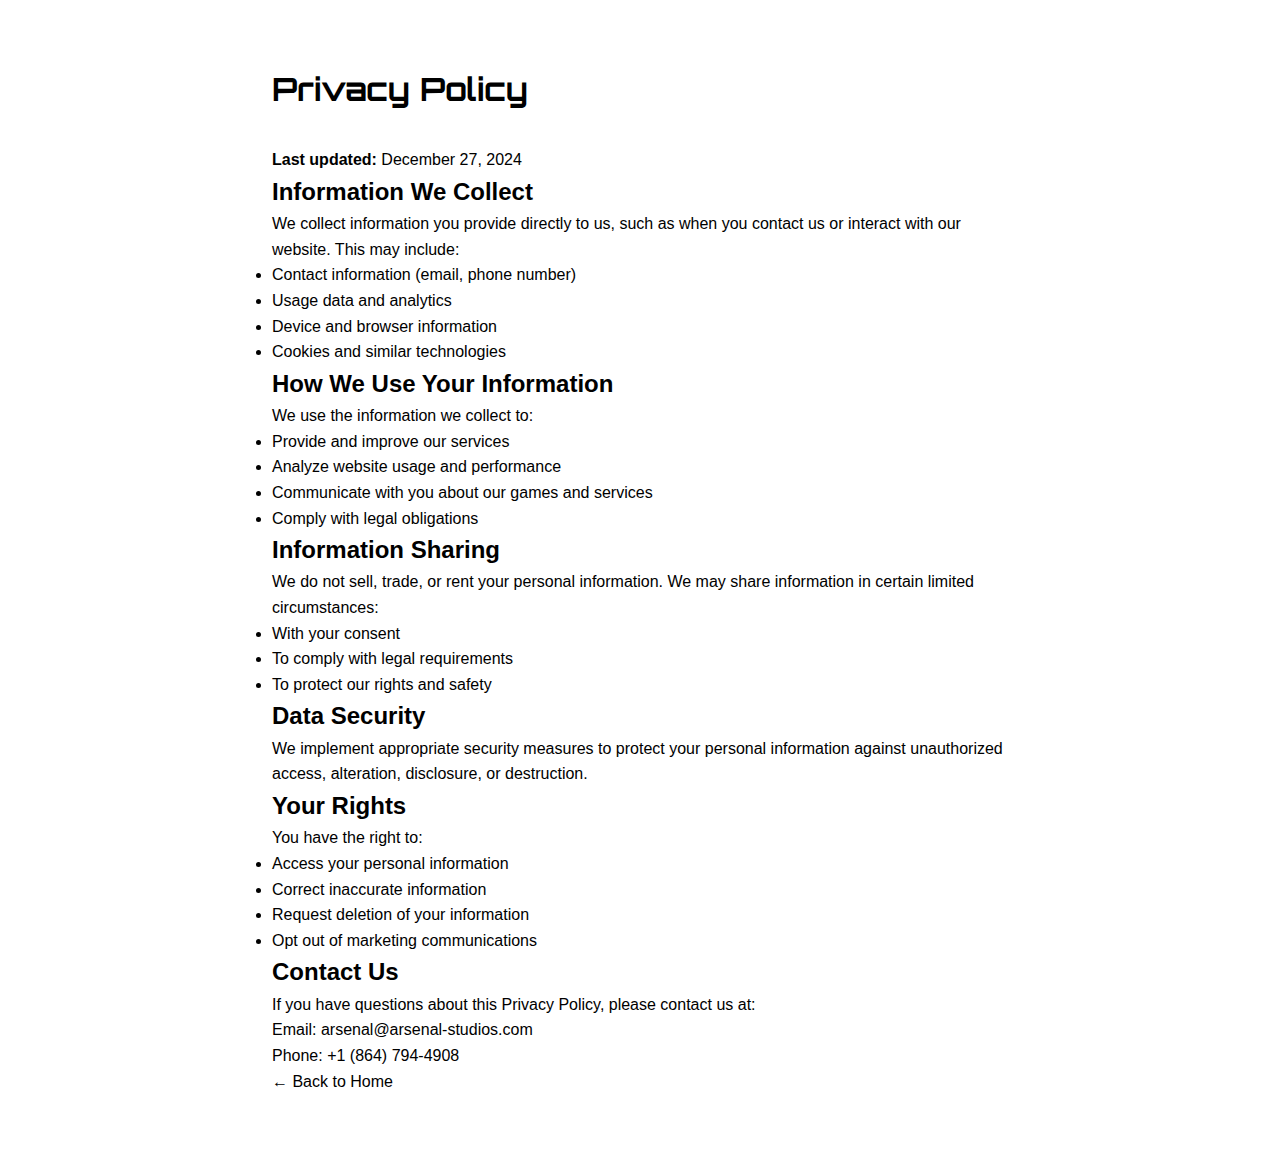
<file: privacy-policy.html>
<!DOCTYPE html>
<html lang="en">
<head>
    <meta charset="UTF-8">
    <meta name="viewport" content="width=device-width, initial-scale=1.0">
    <title>Privacy Policy - Arsenal Studios LLC</title>
    <link rel="stylesheet" href="styles/base.css">
    <link rel="stylesheet" href="styles/components.css">
    <link href="https://fonts.googleapis.com/css2?family=Space+Mono:wght@400;700&family=Orbitron:wght@400;700;900&display=swap" rel="stylesheet">
</head>
<body>
    <div class="container" style="padding: 4rem 2rem; max-width: 800px;">
        <h1 style="font-family: 'Orbitron', monospace; color: var(--primary-color); margin-bottom: 2rem;">Privacy Policy</h1>
        
        <p><strong>Last updated:</strong> December 27, 2024</p>
        
        <h2>Information We Collect</h2>
        <p>We collect information you provide directly to us, such as when you contact us or interact with our website. This may include:</p>
        <ul>
            <li>Contact information (email, phone number)</li>
            <li>Usage data and analytics</li>
            <li>Device and browser information</li>
            <li>Cookies and similar technologies</li>
        </ul>
        
        <h2>How We Use Your Information</h2>
        <p>We use the information we collect to:</p>
        <ul>
            <li>Provide and improve our services</li>
            <li>Analyze website usage and performance</li>
            <li>Communicate with you about our games and services</li>
            <li>Comply with legal obligations</li>
        </ul>
        
        <h2>Information Sharing</h2>
        <p>We do not sell, trade, or rent your personal information. We may share information in certain limited circumstances:</p>
        <ul>
            <li>With your consent</li>
            <li>To comply with legal requirements</li>
            <li>To protect our rights and safety</li>
        </ul>
        
        <h2>Data Security</h2>
        <p>We implement appropriate security measures to protect your personal information against unauthorized access, alteration, disclosure, or destruction.</p>
        
        <h2>Your Rights</h2>
        <p>You have the right to:</p>
        <ul>
            <li>Access your personal information</li>
            <li>Correct inaccurate information</li>
            <li>Request deletion of your information</li>
            <li>Opt out of marketing communications</li>
        </ul>
        
        <h2>Contact Us</h2>
        <p>If you have questions about this Privacy Policy, please contact us at:</p>
        <p>Email: arsenal@arsenal-studios.com<br>
        Phone: +1 (864) 794-4908</p>
        
        <a href="/" style="color: var(--primary-color); text-decoration: none;">← Back to Home</a>
    </div>
</body>
</html>
</file>
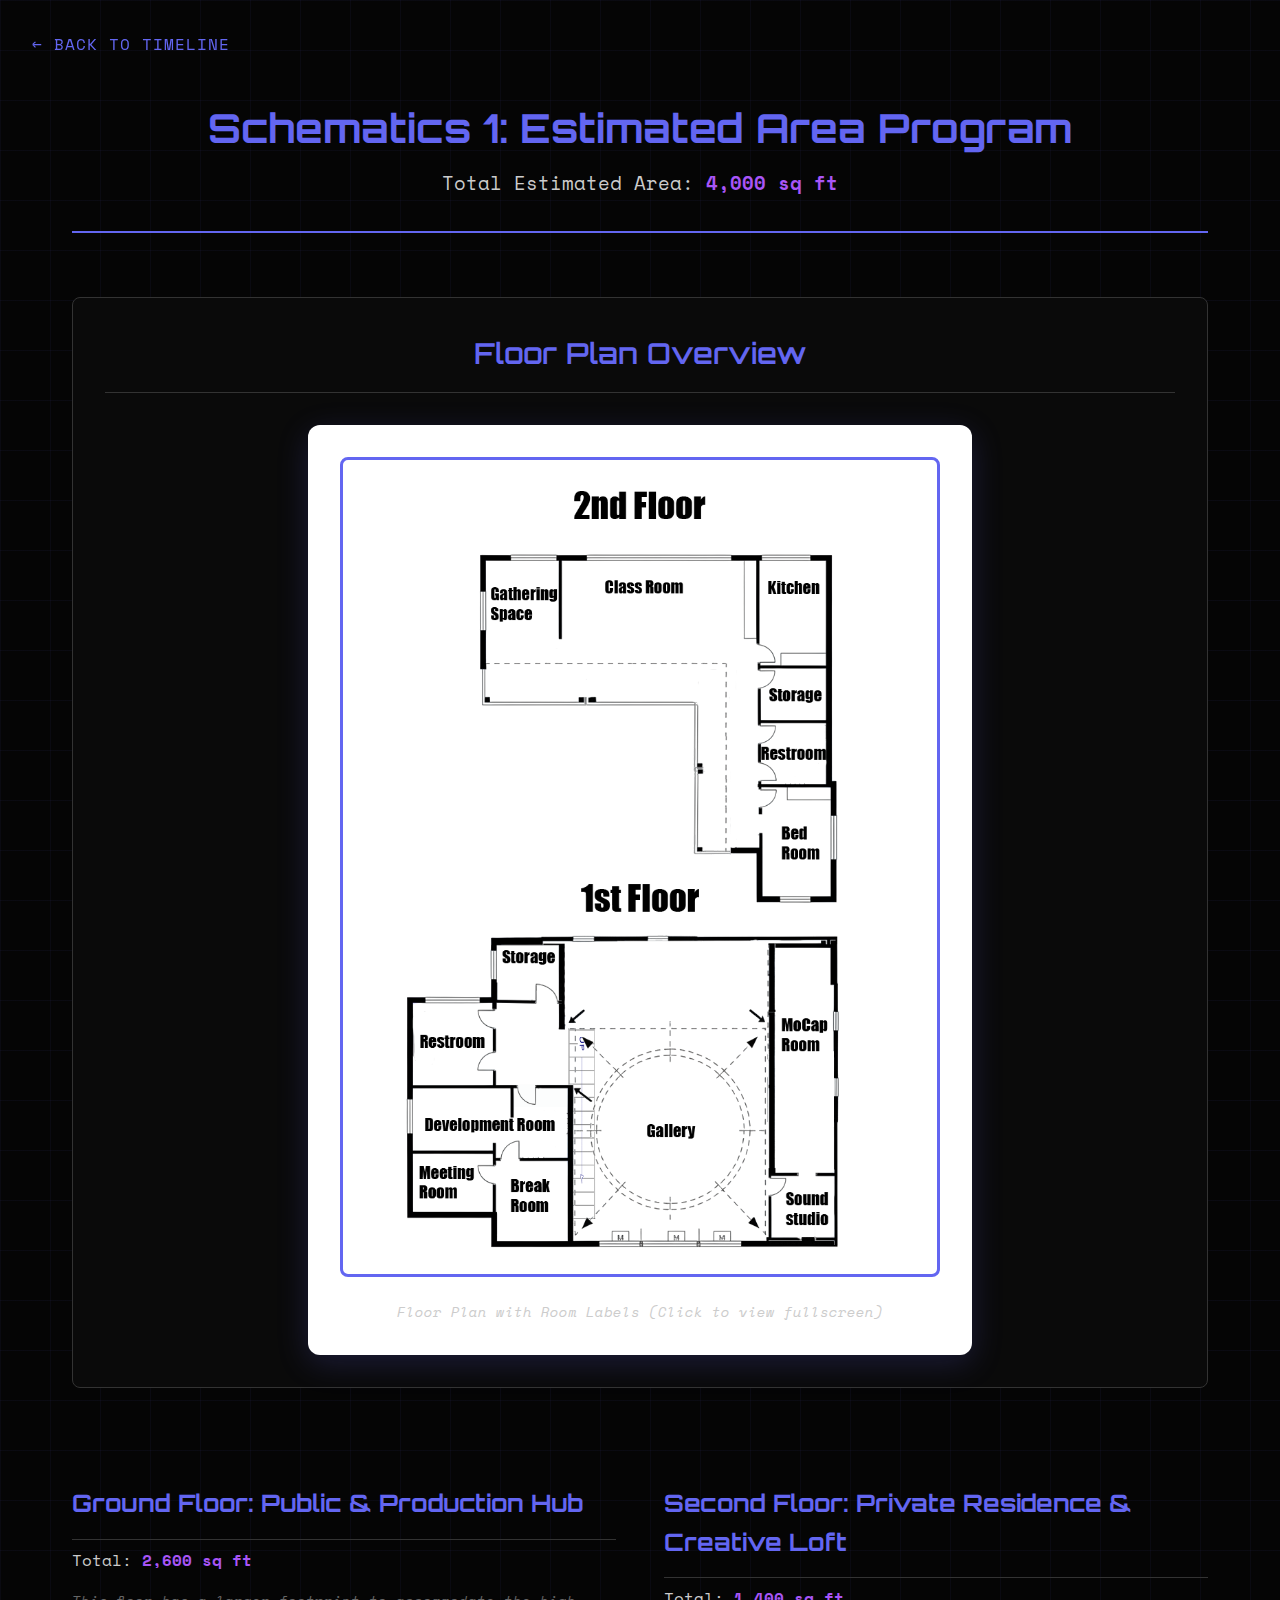
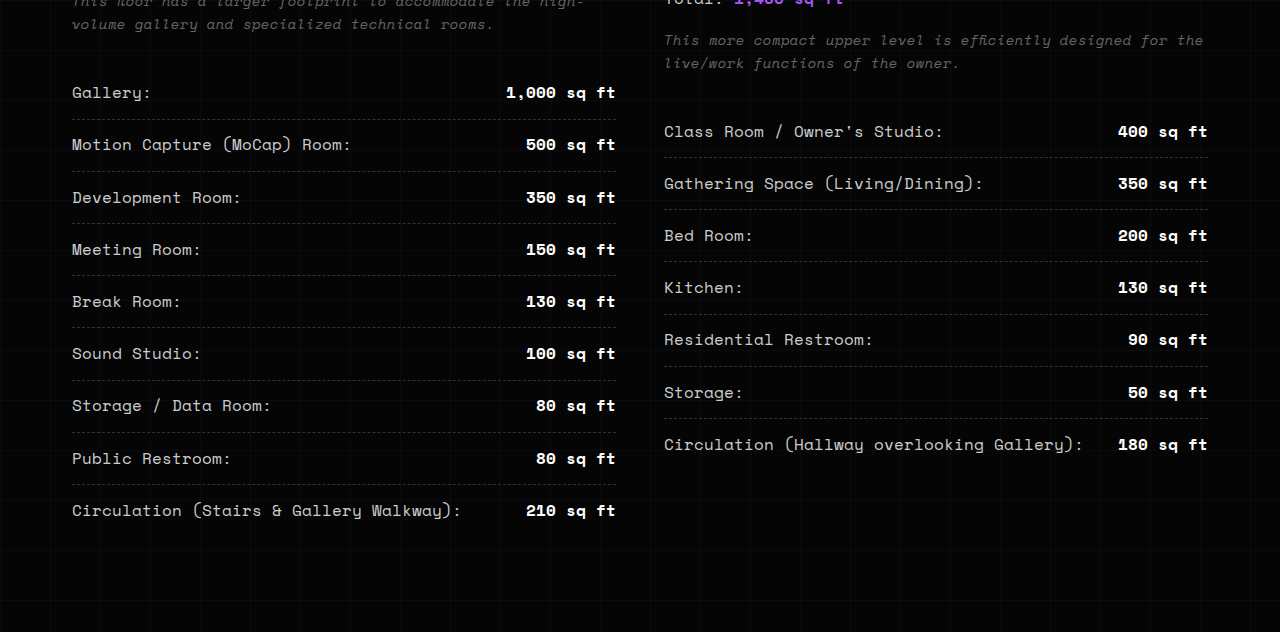
<file: schematics.html>
<!DOCTYPE html>
<html lang="en">
<head>
    <meta charset="UTF-8">
    <meta name="viewport" content="width=device-width, initial-scale=1.0">
    <title>Schematics 1 — Arsenal Studios by Caeleb Woodrow</title>
    <meta name="description" content="Architectural schematics and area programming for Arsenal Studios, designed by Caeleb Woodrow.">
    <meta name="keywords" content="Caeleb Woodrow, Arsenal Studios, architecture, schematics, area program, professional design">
    
    <link href="https://fonts.googleapis.com/css2?family=Space+Mono:wght@400;700&family=Orbitron:wght@400;700;900&display=swap" rel="stylesheet">
    <link rel="stylesheet" href="styles/base.css">
    <link rel="stylesheet" href="styles/effects.css">
    <link rel="stylesheet" href="styles/schematics.css">
    <link rel="icon" type="image/png" href="LogoGT.png">
</head>
<body>
    <div class="glitch-overlay"></div>
    <div class="matrix-rain"></div>

    <a href="arsenal-timeline.html" class="back-link">← BACK TO TIMELINE</a>

    <div class="schematics-container">
        <header class="schematics-header">
            <h1>Schematics 1: Estimated Area Program</h1>
            <p>Total Estimated Area: <strong>4,000 sq ft</strong></p>
        </header>

        <main class="program-content">
            <section class="floor-plan-section">
                <h2 class="section-title">Floor Plan Overview</h2>
                <div class="floor-plan-container">
                    <div class="plan-image">
                        <img src="Floorplanwithlabels.png" alt="Building Floor Plan with Labels" class="floor-plan-img" onclick="openFloorplanModal()">
                        <p class="plan-caption">Floor Plan with Room Labels (Click to view fullscreen)</p>
                    </div>
                </div>
            </section>

            <div class="program-grid">
                <div class="floor-plan">
                    <h2 class="floor-title">Ground Floor: Public & Production Hub</h2>
                    <p class="floor-total">Total: <strong>2,600 sq ft</strong></p>
                    <p class="floor-description">This floor has a larger footprint to accommodate the high-volume gallery and specialized technical rooms.</p>
                    
                    <ul class="area-list">
                        <li><span>Gallery:</span> <strong>1,000 sq ft</strong></li>
                        <li><span>Motion Capture (MoCap) Room:</span> <strong>500 sq ft</strong></li>
                        <li><span>Development Room:</span> <strong>350 sq ft</strong></li>
                        <li><span>Meeting Room:</span> <strong>150 sq ft</strong></li>
                        <li><span>Break Room:</span> <strong>130 sq ft</strong></li>
                        <li><span>Sound Studio:</span> <strong>100 sq ft</strong></li>
                        <li><span>Storage / Data Room:</span> <strong>80 sq ft</strong></li>
                        <li><span>Public Restroom:</span> <strong>80 sq ft</strong></li>
                        <li><span>Circulation (Stairs & Gallery Walkway):</span> <strong>210 sq ft</strong></li>
                    </ul>
                </div>

                <div class="floor-plan">
                    <h2 class="floor-title">Second Floor: Private Residence & Creative Loft</h2>
                    <p class="floor-total">Total: <strong>1,400 sq ft</strong></p>
                    <p class="floor-description">This more compact upper level is efficiently designed for the live/work functions of the owner.</p>

                    <ul class="area-list">
                        <li><span>Class Room / Owner's Studio:</span> <strong>400 sq ft</strong></li>
                        <li><span>Gathering Space (Living/Dining):</span> <strong>350 sq ft</strong></li>
                        <li><span>Bed Room:</span> <strong>200 sq ft</strong></li>
                        <li><span>Kitchen:</span> <strong>130 sq ft</strong></li>
                        <li><span>Residential Restroom:</span> <strong>90 sq ft</strong></li>
                        <li><span>Storage:</span> <strong>50 sq ft</strong></li>
                        <li><span>Circulation (Hallway overlooking Gallery):</span> <strong>180 sq ft</strong></li>
                    </ul>
                </div>
            </div>
        </main>
    </div>
    
    <!-- Fullscreen Modal -->
    <div id="floorplan-modal" class="modal">
        <div class="modal-content">
            <span class="close" onclick="closeFloorplanModal()">&times;</span>
            <img src="Floorplanwithlabels.png" alt="Building Floor Plan with Labels" class="modal-image">
        </div>
    </div>
    
    <script type="module">
        import { createMatrixRain } from './js/effects-core.js';
        createMatrixRain();
        
        // Fullscreen modal functionality
        window.openFloorplanModal = function() {
            document.getElementById('floorplan-modal').style.display = 'block';
            document.body.style.overflow = 'hidden';
        }
        
        window.closeFloorplanModal = function() {
            document.getElementById('floorplan-modal').style.display = 'none';
            document.body.style.overflow = 'auto';
        }
        
        // Close modal when clicking outside the image
        document.getElementById('floorplan-modal').addEventListener('click', function(e) {
            if (e.target === this) {
                closeFloorplanModal();
            }
        });
        
        // Close modal with escape key
        document.addEventListener('keydown', function(e) {
            if (e.key === 'Escape') {
                closeFloorplanModal();
            }
        });
    </script>
</body>
</html>
</file>
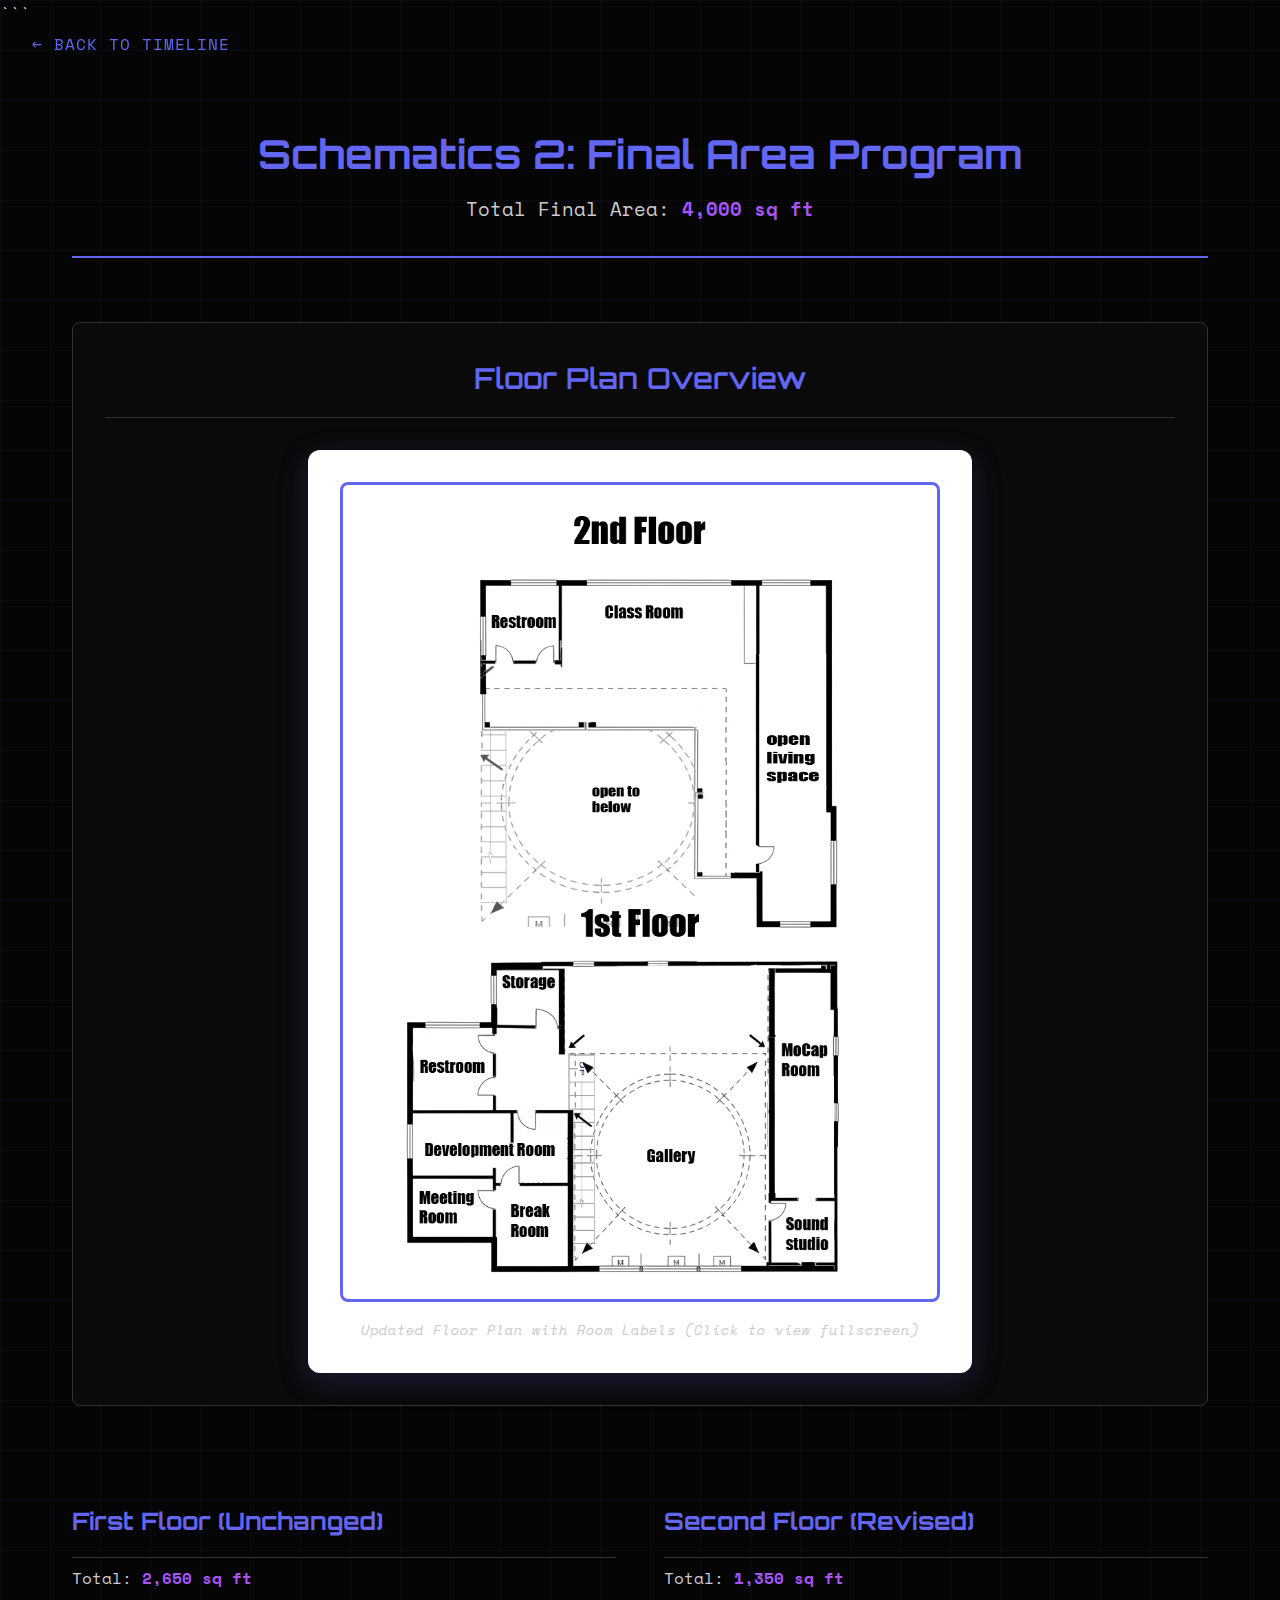
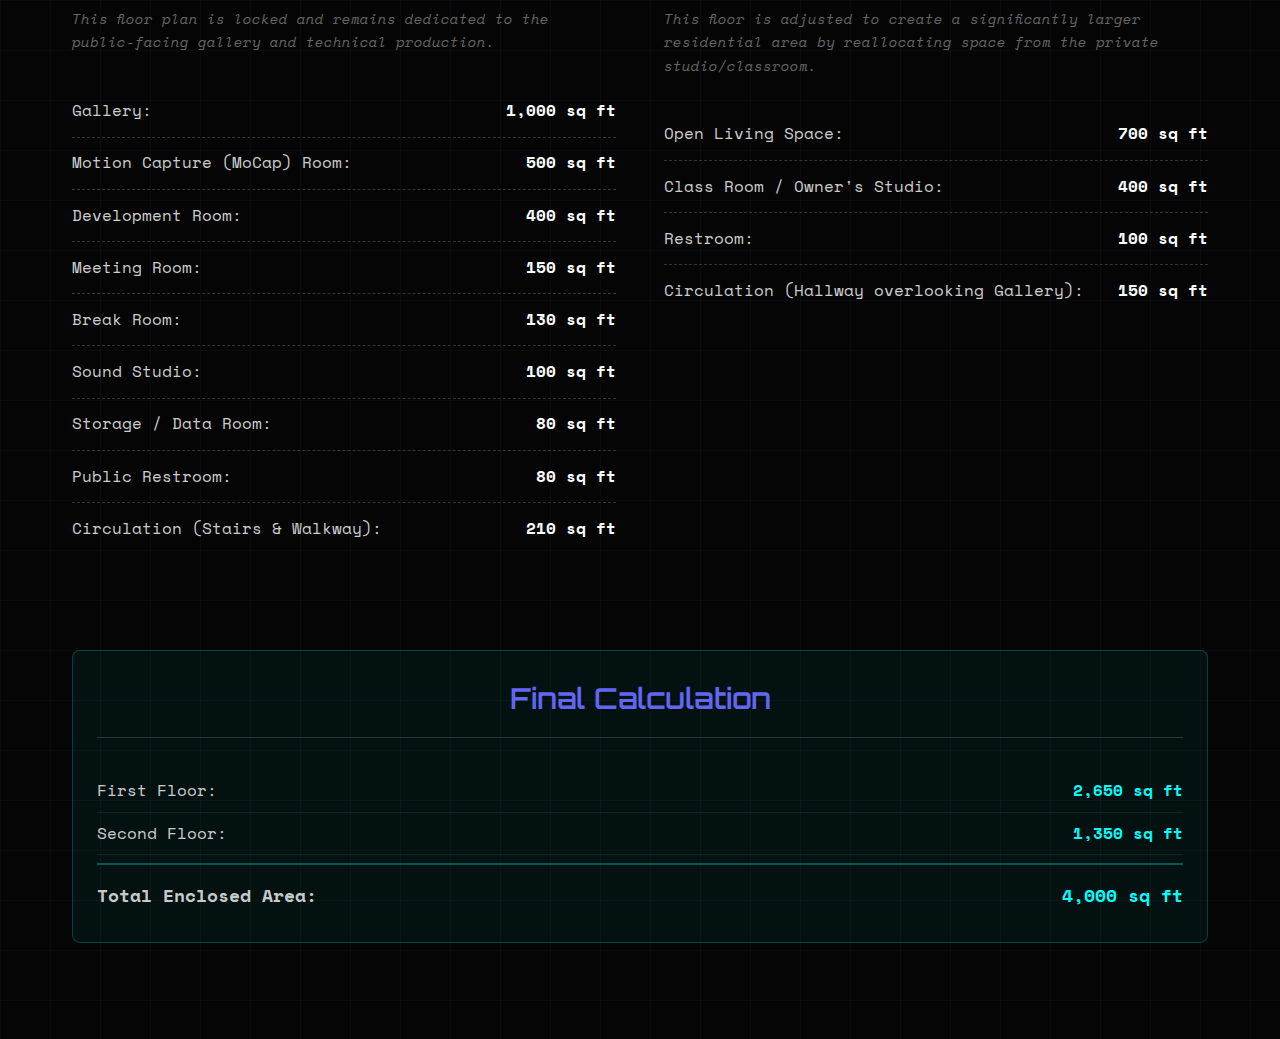
<file: schematics2.html>
```
<!DOCTYPE html>
<html lang="en">
<head>
    <meta charset="UTF-8">
    <meta name="viewport" content="width=device-width, initial-scale=1.0">
    <title>Schematics 2 — Arsenal Studios by Caeleb Woodrow</title>
    <meta name="description" content="Revised architectural schematics and area programming for Arsenal Studios, designed by Caeleb Woodrow.">
    <meta name="keywords" content="Caeleb Woodrow, Arsenal Studios, architecture, schematics, area program, professional design">

    <link href="https://fonts.googleapis.com/css2?family=Space+Mono:wght@400;700&family=Orbitron:wght@400;700;900&display=swap" rel="stylesheet">
    <link rel="stylesheet" href="styles/base.css">
    <link rel="stylesheet" href="styles/effects.css">
    <link rel="stylesheet" href="styles/schematics.css">
    <link rel="icon" type="image/png" href="LogoGT.png">
</head>
<body>
    <div class="glitch-overlay"></div>
    <div class="matrix-rain"></div>

    <a href="arsenal-timeline.html" class="back-link">← BACK TO TIMELINE</a>

    <div class="schematics-container">
        <header class="schematics-header">
            <h1>Schematics 2: Final Area Program</h1>
            <p>Total Final Area: <strong>4,000 sq ft</strong></p>
        </header>

        <main class="program-content">
            <section class="floor-plan-section">
                <h2 class="section-title">Floor Plan Overview</h2>
                <div class="floor-plan-container">
                    <div class="plan-image">
                        <img src="Schematics2withtext.png" alt="Building Floor Plan with Updated Labels" class="floor-plan-img" onclick="openFloorplanModal()">
                        <p class="plan-caption">Updated Floor Plan with Room Labels (Click to view fullscreen)</p>
                    </div>
                </div>
            </section>

            <div class="program-grid">
                <div class="floor-plan">
                    <h2 class="floor-title">First Floor (Unchanged)</h2>
                    <p class="floor-total">Total: <strong>2,650 sq ft</strong></p>
                    <p class="floor-description">This floor plan is locked and remains dedicated to the public-facing gallery and technical production.</p>

                    <ul class="area-list">
                        <li><span>Gallery:</span> <strong>1,000 sq ft</strong></li>
                        <li><span>Motion Capture (MoCap) Room:</span> <strong>500 sq ft</strong></li>
                        <li><span>Development Room:</span> <strong>400 sq ft</strong></li>
                        <li><span>Meeting Room:</span> <strong>150 sq ft</strong></li>
                        <li><span>Break Room:</span> <strong>130 sq ft</strong></li>
                        <li><span>Sound Studio:</span> <strong>100 sq ft</strong></li>
                        <li><span>Storage / Data Room:</span> <strong>80 sq ft</strong></li>
                        <li><span>Public Restroom:</span> <strong>80 sq ft</strong></li>
                        <li><span>Circulation (Stairs & Walkway):</span> <strong>210 sq ft</strong></li>
                    </ul>
                </div>

                <div class="floor-plan">
                    <h2 class="floor-title">Second Floor (Revised)</h2>
                    <p class="floor-total">Total: <strong>1,350 sq ft</strong></p>
                    <p class="floor-description">This floor is adjusted to create a significantly larger residential area by reallocating space from the private studio/classroom.</p>

                    <ul class="area-list">
                        <li><span>Open Living Space:</span> <strong>700 sq ft</strong></li>
                        <li><span>Class Room / Owner's Studio:</span> <strong>400 sq ft</strong></li>
                        <li><span>Restroom:</span> <strong>100 sq ft</strong></li>
                        <li><span>Circulation (Hallway overlooking Gallery):</span> <strong>150 sq ft</strong></li>
                    </ul>
                </div>
            </div>

            <div class="calculation-summary">
                <h2 class="section-title">Final Calculation</h2>
                <ul class="calculation-list">
                    <li><span>First Floor:</span> <strong>2,650 sq ft</strong></li>
                    <li><span>Second Floor:</span> <strong>1,350 sq ft</strong></li>
                    <li class="total-line"><span>Total Enclosed Area:</span> <strong>4,000 sq ft</strong></li>
                </ul>
            </div>
        </main>
    </div>

    <!-- Fullscreen Modal -->
    <div id="floorplan-modal" class="modal">
        <div class="modal-content">
            <span class="close" onclick="closeFloorplanModal()">&times;</span>
            <img src="Schematics2withtext.png" alt="Building Floor Plan with Updated Labels" class="modal-image">
        </div>
    </div>

    <script type="module">
        import { createMatrixRain } from './js/effects-core.js';
        createMatrixRain();

        // Fullscreen modal functionality
        window.openFloorplanModal = function() {
            document.getElementById('floorplan-modal').style.display = 'block';
            document.body.style.overflow = 'hidden';
        }

        window.closeFloorplanModal = function() {
            document.getElementById('floorplan-modal').style.display = 'none';
            document.body.style.overflow = 'auto';
        }

        // Close modal when clicking outside the image
        document.getElementById('floorplan-modal').addEventListener('click', function(e) {
            if (e.target === this) {
                closeFloorplanModal();
            }
        });

        // Close modal with escape key
        document.addEventListener('keydown', function(e) {
            if (e.key === 'Escape') {
                closeFloorplanModal();
            }
        });
    </script>
</body>
</html>
</file>
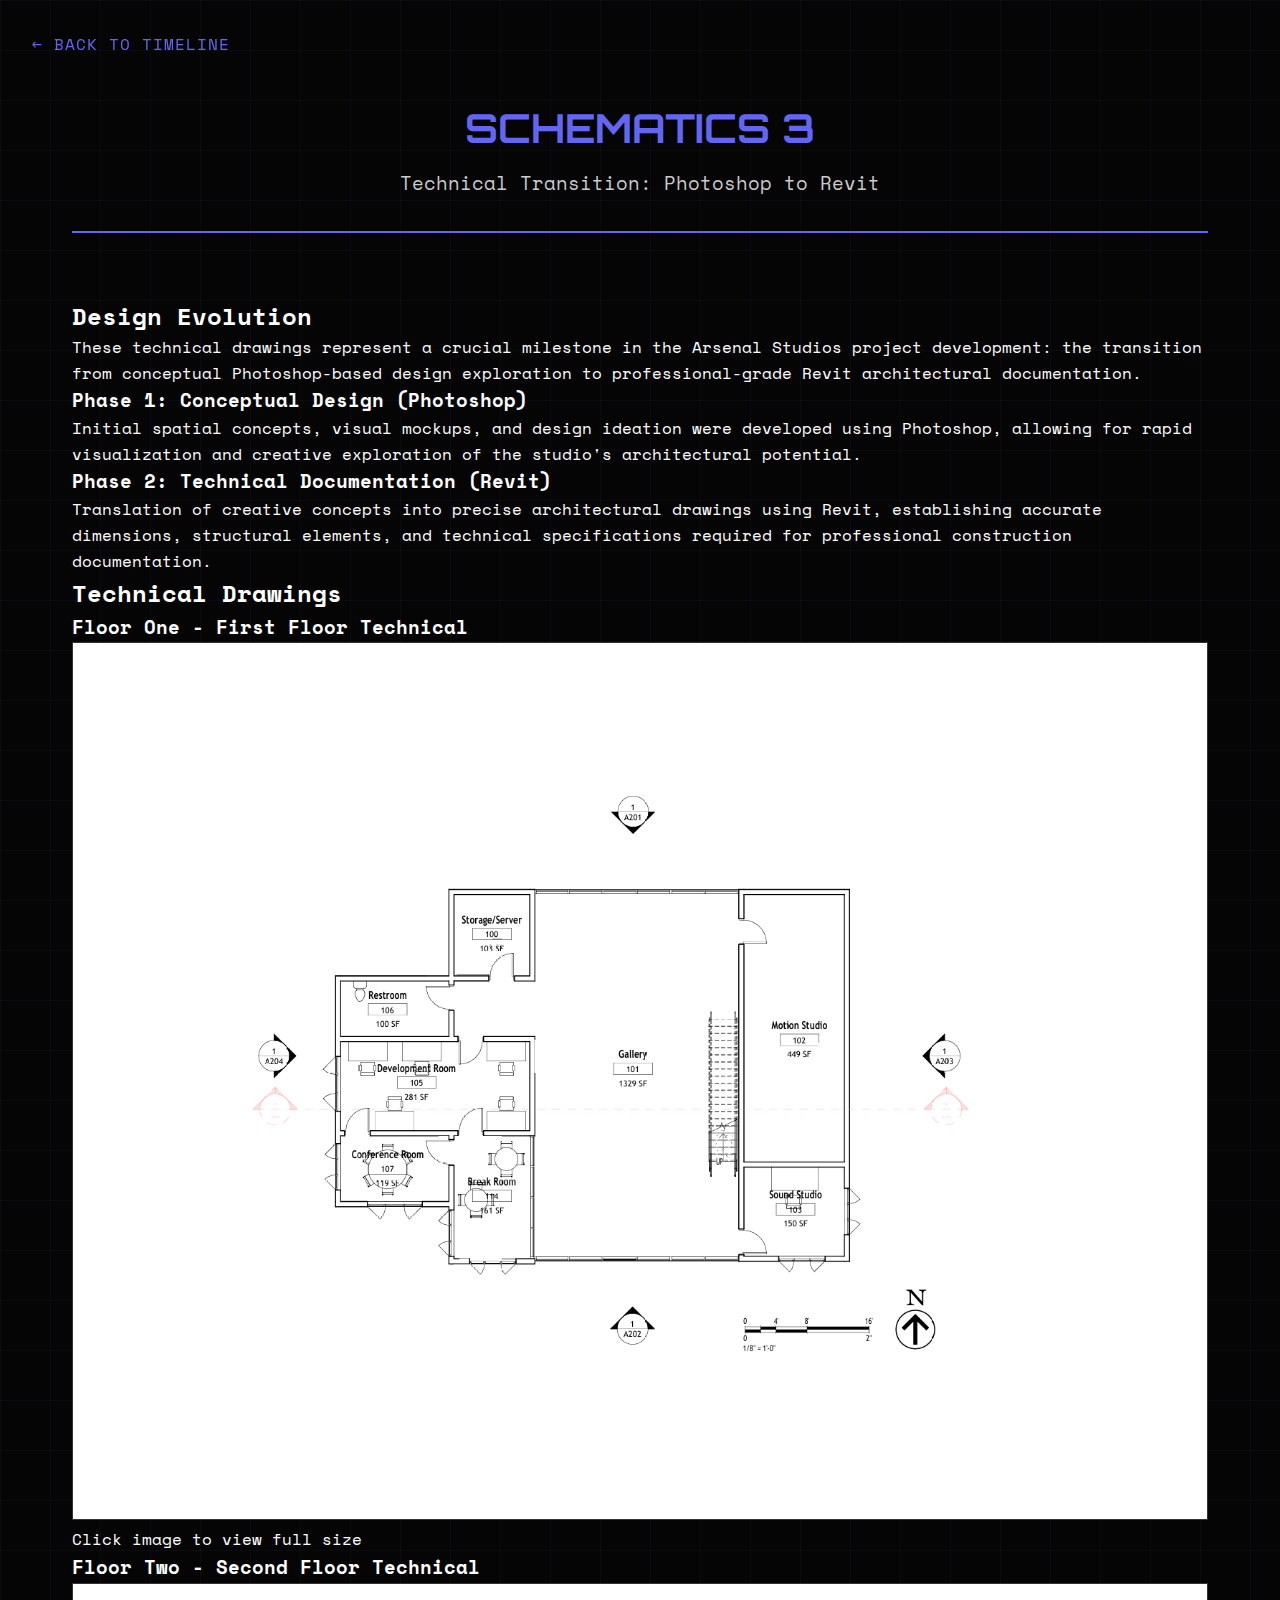
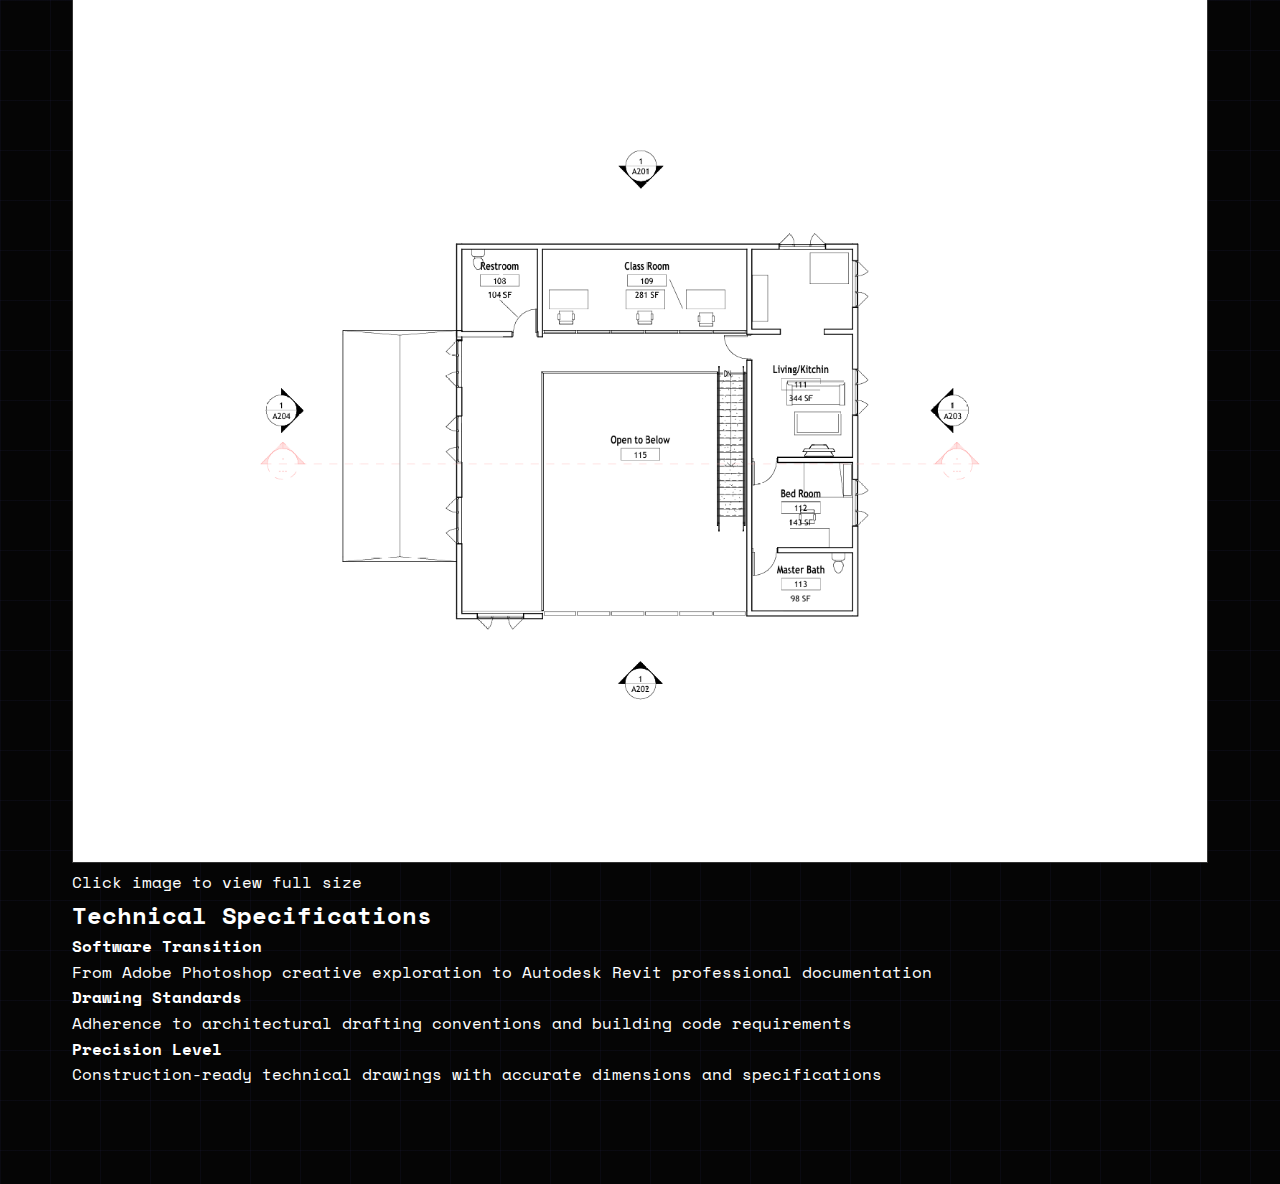
<file: schematics3.html>
<!DOCTYPE html>
<html lang="en">
<head>
    <meta charset="UTF-8">
    <meta name=\"viewport\" content=\"width=device-width, initial-scale=1.0\">
    <title>Schematics 3 — Arsenal Studios Technical Drawings | Caeleb Woodrow Architecture</title>
    <meta name=\"description\" content=\"Technical architectural drawings for Arsenal Studios showing the professional transition from Photoshop concepts to Revit documentation by Caeleb Woodrow.\">
    <meta name=\"keywords\" content=\"Caeleb Woodrow, Arsenal Studios, Revit, architectural drawings, technical schematics, Photoshop to Revit transition, professional architecture\">
    
    <link href="https://fonts.googleapis.com/css2?family=Space+Mono:wght@400;700&family=Orbitron:wght@400;700;900&display=swap" rel="stylesheet">
    <link rel="stylesheet" href="styles/base.css">
    <link rel="stylesheet" href="styles/effects.css">
    <link rel="stylesheet" href="styles/schematics.css">
    <link rel="icon" type="image/png" href="LogoGT.png">
</head>
<body>
    <div class="glitch-overlay"></div>
    <div class="matrix-rain"></div>
    
    <a href="arsenal-timeline.html" class="back-link">← BACK TO TIMELINE</a>

    <div class="schematics-container">
        <header class="schematics-header">
            <h1 class="glitch" data-text="SCHEMATICS 3">SCHEMATICS 3</h1>
            <p class="subtitle">Technical Transition: Photoshop to Revit</p>
        </header>

        <div class="content-wrapper">
            <div class="transition-explanation">
                <h2>Design Evolution</h2>
                <p>These technical drawings represent a crucial milestone in the Arsenal Studios project development: the transition from conceptual Photoshop-based design exploration to professional-grade Revit architectural documentation.</p>
                
                <div class="transition-details">
                    <div class="phase-card">
                        <h3>Phase 1: Conceptual Design (Photoshop)</h3>
                        <p>Initial spatial concepts, visual mockups, and design ideation were developed using Photoshop, allowing for rapid visualization and creative exploration of the studio's architectural potential.</p>
                    </div>
                    
                    <div class="phase-card">
                        <h3>Phase 2: Technical Documentation (Revit)</h3>
                        <p>Translation of creative concepts into precise architectural drawings using Revit, establishing accurate dimensions, structural elements, and technical specifications required for professional construction documentation.</p>
                    </div>
                </div>
            </div>

            <div class="drawings-section">
                <h2>Technical Drawings</h2>
                <div class="pdf-container">
                    <div class="pdf-item">
                        <h3>Floor One - First Floor Technical</h3>
                        <div class="pdf-wrapper">
                            <img src="ArsenalF1.png" alt="Floor One First Floor Technical Drawing" class="technical-drawing" style="width: 100%; height: auto; border: 1px solid #333; cursor: pointer;">
                            <p class="pdf-fallback">
                                Click image to view full size
                            </p>
                        </div>
                    </div>
                    
                    <div class="pdf-item">
                        <h3>Floor Two - Second Floor Technical</h3>
                        <div class="pdf-wrapper">
                            <img src="ArsenalF2.png" alt="Floor Two Second Floor Technical Drawing" class="technical-drawing" style="width: 100%; height: auto; border: 1px solid #333; cursor: pointer;">
                            <p class="pdf-fallback">
                                Click image to view full size
                            </p>
                        </div>
                    </div>
                </div>
            </div>

            <div class="technical-notes">
                <h2>Technical Specifications</h2>
                <div class="spec-grid">
                    <div class="spec-item">
                        <h4>Software Transition</h4>
                        <p>From Adobe Photoshop creative exploration to Autodesk Revit professional documentation</p>
                    </div>
                    <div class="spec-item">
                        <h4>Drawing Standards</h4>
                        <p>Adherence to architectural drafting conventions and building code requirements</p>
                    </div>
                    <div class="spec-item">
                        <h4>Precision Level</h4>
                        <p>Construction-ready technical drawings with accurate dimensions and specifications</p>
                    </div>
                </div>
            </div>
        </div>
    </div>

    <!-- Modal for fullscreen images -->
    <div id="imageModal" class="modal">
        <span class="close">&times;</span>
        <div class="modal-content">
            <img class="modal-image" id="modalImg">
        </div>
    </div>

    <script type="module" src="js/effects.js"></script>
    <script>
        document.addEventListener('DOMContentLoaded', () => {
            const effects = window.effects;
            if (effects && effects.initializeEffects) {
                effects.initializeEffects();
            } else {
                import('./js/effects-core.js').then(core => {
                    core.createMatrixRain();
                });
                import('./js/effects-advanced.js').then(adv => {
                    adv.createTextMorphing();
                });
            }

            // Modal functionality
            const modal = document.getElementById('imageModal');
            const modalImg = document.getElementById('modalImg');
            const technicalDrawings = document.querySelectorAll('.technical-drawing');
            const closeBtn = document.getElementsByClassName('close')[0];

            technicalDrawings.forEach(img => {
                img.addEventListener('click', function() {
                    modal.style.display = 'block';
                    modalImg.src = this.src;
                });
            });

            closeBtn.addEventListener('click', function() {
                modal.style.display = 'none';
            });

            modal.addEventListener('click', function(e) {
                if (e.target === modal) {
                    modal.style.display = 'none';
                }
            });

            document.addEventListener('keydown', function(e) {
                if (e.key === 'Escape') {
                    modal.style.display = 'none';
                }
            });
        });
    </script>
</body>
</html>
</file>
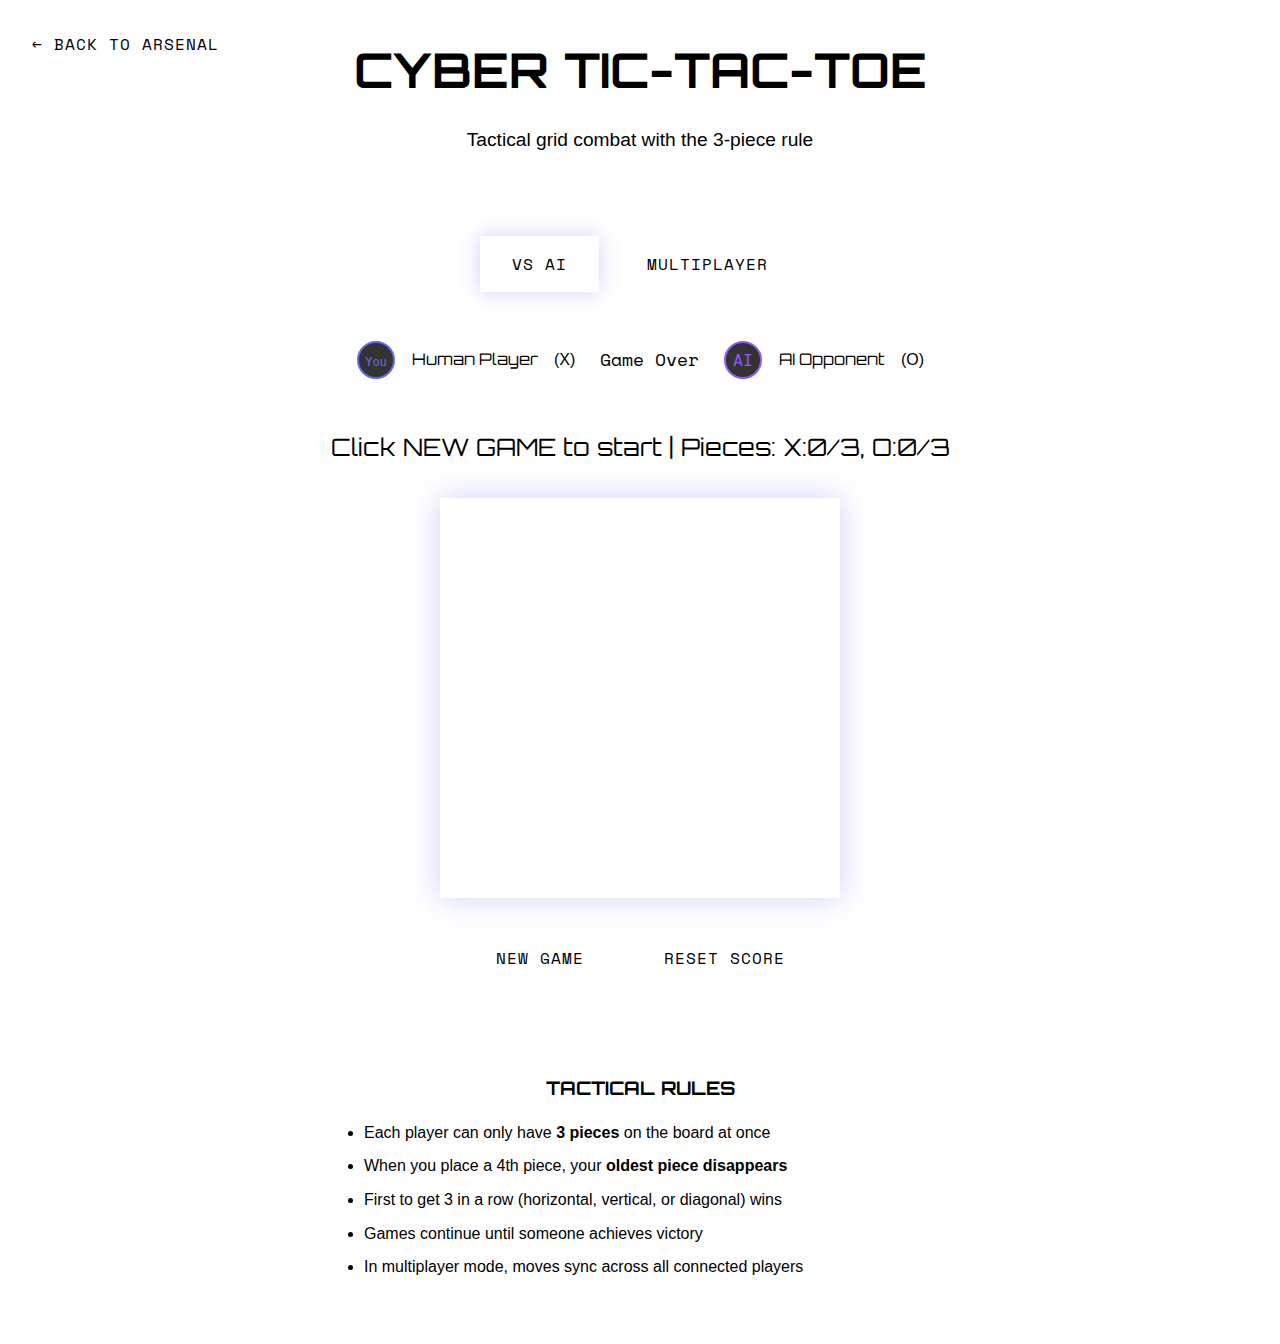
<file: tictactoe.html>
<!DOCTYPE html>
<html lang="en">
<head>
    <meta charset="UTF-8">
    <meta name="viewport" content="width=device-width, initial-scale=1.0">
    <title>Cyber Tic-Tac-Toe - Arsenal Studios LLC</title>
    
    <meta name="description" content="Play multiplayer Cyber Tic-Tac-Toe with a twist - only 3 pieces allowed on the board at once. Real-time multiplayer cyberpunk gaming experience.">
    <meta name="theme-color" content="#6366f1">
    
    <link rel="stylesheet" href="styles/base.css">
    <link rel="stylesheet" href="styles/components.css">
    <link rel="stylesheet" href="styles/animations.css">
    <link rel="stylesheet" href="styles/effects.css">
    <link rel="stylesheet" href="styles/responsive.css">
    <link href="https://fonts.googleapis.com/css2?family=Space+Mono:wght@400;700&family=Orbitron:wght@400;700;900&display=swap" rel="stylesheet">
    <link rel="icon" type="image/png" href="/LogoGT.png">
    
    <style>
        .tictactoe-container {
            min-height: 100vh;
            padding: 2rem;
            background: var(--bg-darker);
            display: flex;
            flex-direction: column;
            align-items: center;
            justify-content: center;
        }
        
        .game-header {
            text-align: center;
            margin-bottom: 3rem;
        }
        
        .game-title {
            font-family: 'Orbitron', monospace;
            font-size: 3rem;
            color: var(--primary-color);
            text-shadow: 0 0 20px var(--primary-color);
            margin-bottom: 1rem;
        }
        
        .game-subtitle {
            color: var(--text-secondary);
            font-size: 1.2rem;
            margin-bottom: 2rem;
        }
        
        .game-mode-selector {
            display: flex;
            gap: 1rem;
            margin-bottom: 2rem;
            justify-content: center;
        }
        
        .mode-btn {
            background: transparent;
            border: 2px solid var(--border-color);
            color: var(--text-secondary);
            padding: 1rem 2rem;
            font-family: 'Space Mono', monospace;
            font-size: 1rem;
            letter-spacing: 1px;
            cursor: pointer;
            transition: all 0.3s ease;
            text-transform: uppercase;
        }
        
        .mode-btn:hover,
        .mode-btn.active {
            border-color: var(--primary-color);
            color: var(--primary-color);
            box-shadow: 0 0 20px rgba(99, 102, 241, 0.3);
        }
        
        .game-info {
            display: flex;
            justify-content: space-between;
            align-items: center;
            width: 100%;
            max-width: 600px;
            margin-bottom: 2rem;
            padding: 1rem;
            background: var(--bg-dark);
            border: 2px solid var(--border-color);
        }
        
        .player-info {
            display: flex;
            align-items: center;
            gap: 1rem;
        }
        
        .player-avatar {
            width: 40px;
            height: 40px;
            border-radius: 50%;
            border: 2px solid var(--primary-color);
        }
        
        .player-name {
            font-family: 'Orbitron', monospace;
            color: var(--primary-color);
        }
        
        .current-turn {
            font-family: 'Space Mono', monospace;
            color: var(--accent-color);
            text-align: center;
            font-size: 1.1rem;
        }
        
        .game-board {
            display: grid;
            grid-template-columns: repeat(3, 1fr);
            grid-template-rows: repeat(3, 1fr);
            gap: 4px;
            width: 400px;
            height: 400px;
            background: var(--primary-color);
            padding: 4px;
            margin-bottom: 2rem;
            border: 3px solid var(--primary-color);
            box-shadow: 0 0 30px rgba(99, 102, 241, 0.3);
        }
        
        .game-cell {
            background: var(--bg-dark);
            border: none;
            display: flex;
            align-items: center;
            justify-content: center;
            font-family: 'Orbitron', monospace;
            font-size: 3rem;
            font-weight: bold;
            cursor: pointer;
            transition: all 0.3s ease;
            position: relative;
            overflow: hidden;
        }
        
        .game-cell:hover:not(.occupied) {
            background: var(--border-color);
            box-shadow: inset 0 0 20px rgba(99, 102, 241, 0.2);
        }
        
        .game-cell.occupied {
            cursor: not-allowed;
        }
        
        .game-cell.x {
            color: var(--primary-color);
            text-shadow: 0 0 10px var(--primary-color);
        }
        
        .game-cell.o {
            color: var(--secondary-color);
            text-shadow: 0 0 10px var(--secondary-color);
        }
        
        .game-cell.fadeout {
            animation: fadeOut 0.5s ease-in-out;
        }
        
        .game-cell.fadein {
            animation: placeAnimation 0.5s ease-out;
        }
        
        @keyframes fadeOut {
            0% { opacity: 1; transform: scale(1); }
            50% { opacity: 0.3; transform: scale(0.8); }
            100% { opacity: 1; transform: scale(1); }
        }
        
        @keyframes placeAnimation {
            0% { transform: scale(0) rotate(180deg); }
            50% { transform: scale(1.2) rotate(0deg); }
            100% { transform: scale(1) rotate(0deg); }
        }
        
        .game-status {
            text-align: center;
            margin-bottom: 2rem;
        }
        
        .status-text {
            font-family: 'Orbitron', monospace;
            font-size: 1.5rem;
            color: var(--accent-color);
            text-shadow: 0 0 10px var(--accent-color);
        }
        
        .game-controls {
            display: flex;
            gap: 1rem;
            margin-bottom: 2rem;
        }
        
        .control-btn {
            background: transparent;
            border: 2px solid var(--primary-color);
            color: var(--primary-color);
            padding: 1rem 2rem;
            font-family: 'Space Mono', monospace;
            font-size: 1rem;
            letter-spacing: 1px;
            cursor: pointer;
            transition: all 0.3s ease;
            text-transform: uppercase;
        }
        
        .control-btn:hover {
            background: var(--primary-color);
            color: var(--bg-dark);
            box-shadow: 0 0 20px var(--primary-color);
        }
        
        .ai-controls {
            background: var(--bg-dark);
            border: 2px solid var(--border-color);
            padding: 1.5rem;
            margin: 2rem auto;
            max-width: 600px;
            width: 100%;
            text-align: center;
            display: none;
        }
        
        .ai-title {
            font-family: 'Orbitron', monospace;
            color: var(--primary-color);
            margin-bottom: 1rem;
            font-size: 1.2rem;
        }
        
        .difficulty-selector {
            display: flex;
            gap: 0.5rem;
            justify-content: center;
            flex-wrap: wrap;
        }
        
        .difficulty-btn {
            background: transparent;
            border: 2px solid var(--border-color);
            color: var(--text-secondary);
            padding: 0.8rem 1.5rem;
            font-family: 'Space Mono', monospace;
            font-size: 0.9rem;
            letter-spacing: 1px;
            cursor: pointer;
            transition: all 0.3s ease;
            text-transform: uppercase;
        }
        
        .difficulty-btn:hover,
        .difficulty-btn.active {
            border-color: var(--primary-color);
            color: var(--primary-color);
            box-shadow: 0 0 10px rgba(99, 102, 241, 0.3);
        }
        
        .players-list {
            background: var(--bg-dark);
            border: 2px solid var(--border-color);
            padding: 1rem;
            margin-bottom: 2rem;
            max-width: 600px;
            width: 100%;
        }
        
        .players-title {
            font-family: 'Orbitron', monospace;
            color: var(--primary-color);
            margin-bottom: 1rem;
            text-align: center;
        }
        
        .player-item {
            display: flex;
            align-items: center;
            gap: 1rem;
            padding: 0.5rem;
            margin-bottom: 0.5rem;
            border: 1px solid var(--border-color);
        }
        
        .player-item.current-player {
            border-color: var(--accent-color);
            background: rgba(168, 85, 247, 0.1);
        }
        
        .waiting-message {
            text-align: center;
            color: var(--text-secondary);
            font-style: italic;
            margin: 2rem 0;
        }
        
        .game-rules {
            background: var(--bg-dark);
            border: 2px solid var(--border-color);
            padding: 1.5rem;
            max-width: 600px;
            width: 100%;
            margin-top: 2rem;
        }
        
        .rules-title {
            font-family: 'Orbitron', monospace;
            color: var(--primary-color);
            margin-bottom: 1rem;
            text-align: center;
        }
        
        .rules-list {
            color: var(--text-secondary);
            line-height: 1.6;
        }
        
        .rules-list li {
            margin-bottom: 0.5rem;
        }
        
        .back-link {
            position: absolute;
            top: 2rem;
            left: 2rem;
            color: var(--primary-color);
            text-decoration: none;
            font-family: 'Space Mono', monospace;
            font-size: 1rem;
            letter-spacing: 1px;
            transition: all 0.3s ease;
        }
        
        .back-link:hover {
            text-shadow: 0 0 10px var(--primary-color);
        }
        
        @media (max-width: 768px) {
            .game-board {
                width: 300px;
                height: 300px;
            }
            
            .game-cell {
                font-size: 2rem;
            }
            
            .game-title {
                font-size: 2rem;
            }
            
            .game-info {
                flex-direction: column;
                gap: 1rem;
            }
            
            .game-controls {
                flex-direction: column;
            }
            
            .control-btn {
                width: 100%;
            }
            
            .game-mode-selector {
                flex-direction: column;
                gap: 1rem;
            }
            
            .mode-btn {
                width: 100%;
            }
        }
    </style>
</head>
<body>
    <div class="glitch-overlay"></div>
    <div class="matrix-rain"></div>
    
    <a href="/" class="back-link">← BACK TO ARSENAL</a>
    
    <div class="tictactoe-container">
        <div class="game-header">
            <h1 class="game-title glitch" data-text="CYBER TIC-TAC-TOE">CYBER TIC-TAC-TOE</h1>
            <p class="game-subtitle">Tactical grid combat with the 3-piece rule</p>
        </div>
        
        <div class="game-mode-selector">
            <button class="mode-btn active" data-mode="ai">VS AI</button>
            <button class="mode-btn" data-mode="multiplayer">MULTIPLAYER</button>
        </div>
        
        <div class="ai-controls" id="aiControls">
            <h3 class="ai-title">AI OPPONENT SETTINGS</h3>
            <div class="difficulty-selector">
                <button class="difficulty-btn active" data-difficulty="easy">EASY</button>
                <button class="difficulty-btn" data-difficulty="medium">MEDIUM</button>
                <button class="difficulty-btn" data-difficulty="hard">HARD</button>
                <button class="difficulty-btn" data-difficulty="impossible">IMPOSSIBLE</button>
            </div>
        </div>
        
        <div class="players-list" id="playersList" style="display: none;">
            <h3 class="players-title">CONNECTED OPERATIVES</h3>
            <div id="playersContainer">
                <div class="waiting-message">Connecting to Arsenal Network...</div>
            </div>
        </div>
        
        <div class="game-info" id="gameInfo">
            <div class="player-info">
                <img id="player1Avatar" class="player-avatar" src="" alt="Player 1">
                <span id="player1Name" class="player-name">Player 1</span>
                <span class="player-symbol">(X)</span>
            </div>
            <div class="current-turn" id="turnIndicator">
                Click NEW GAME to start
            </div>
            <div class="player-info">
                <img id="player2Avatar" class="player-avatar" src="" alt="Player 2">
                <span id="player2Name" class="player-name">Player 2</span>
                <span class="player-symbol">(O)</span>
            </div>
        </div>
        
        <div class="game-status">
            <div class="status-text" id="gameStatus">Ready to play - Start a new game</div>
        </div>
        
        <div class="game-board" id="gameBoard">
            <!-- Game cells will be generated by JavaScript -->
        </div>
        
        <div class="game-controls">
            <button class="control-btn" id="newGameBtn">NEW GAME</button>
            <button class="control-btn" id="resetBtn">RESET SCORE</button>
        </div>
        
        <div class="game-rules">
            <h3 class="rules-title">TACTICAL RULES</h3>
            <ul class="rules-list">
                <li>Each player can only have <strong>3 pieces</strong> on the board at once</li>
                <li>When you place a 4th piece, your <strong>oldest piece disappears</strong></li>
                <li>First to get 3 in a row (horizontal, vertical, or diagonal) wins</li>
                <li>Games continue until someone achieves victory</li>
                <li>In multiplayer mode, moves sync across all connected players</li>
            </ul>
        </div>
    </div>
    
    <script type="importmap">
    {
      "imports": {
        "@websim/websim-socket": "https://esm.websim.com/@websim/websim-socket"
      }
    }
    </script>
    
    <script type="module">
        class CyberTicTacToe {
            constructor() {
                this.gameMode = 'ai';
                this.aiDifficulty = 'easy';
                this.board = Array(9).fill('');
                this.currentPlayer = 'X';
                this.gameActive = false;
                this.playerPieces = { X: [], O: [] };
                this.score = { X: 0, O: 0, draws: 0 };
                this.isPlayerTurn = true;
                this.gameCount = 0;
                
                this.init();
            }
            
            init() {
                this.createBoard();
                this.setupEventListeners();
                this.setupAIMode();
                this.updateDisplay();
            }
            
            createBoard() {
                const boardElement = document.getElementById('gameBoard');
                boardElement.innerHTML = '';
                
                for (let i = 0; i < 9; i++) {
                    const cell = document.createElement('button');
                    cell.className = 'game-cell';
                    cell.setAttribute('data-index', i);
                    cell.addEventListener('click', () => this.handleCellClick(i));
                    boardElement.appendChild(cell);
                }
            }
            
            setupEventListeners() {
                // Mode buttons
                document.querySelectorAll('.mode-btn').forEach(btn => {
                    btn.addEventListener('click', (e) => {
                        document.querySelectorAll('.mode-btn').forEach(b => b.classList.remove('active'));
                        e.target.classList.add('active');
                        this.gameMode = e.target.dataset.mode;
                        this.switchGameMode();
                    });
                });
                
                // Difficulty buttons
                document.querySelectorAll('.difficulty-btn').forEach(btn => {
                    btn.addEventListener('click', (e) => {
                        document.querySelectorAll('.difficulty-btn').forEach(b => b.classList.remove('active'));
                        e.target.classList.add('active');
                        this.aiDifficulty = e.target.dataset.difficulty;
                    });
                });
                
                // Control buttons
                document.getElementById('newGameBtn').addEventListener('click', () => this.startNewGame());
                document.getElementById('resetBtn').addEventListener('click', () => this.resetScore());
            }
            
            switchGameMode() {
                const aiControls = document.getElementById('aiControls');
                const playersList = document.getElementById('playersList');
                
                if (this.gameMode === 'ai') {
                    aiControls.style.display = 'block';
                    playersList.style.display = 'none';
                    this.setupAIMode();
                } else {
                    aiControls.style.display = 'none';
                    playersList.style.display = 'block';
                    this.setupMultiplayerMode();
                }
                
                this.startNewGame();
            }
            
            setupAIMode() {
                document.getElementById('player1Avatar').src = 'data:image/svg+xml,%3Csvg xmlns="http://www.w3.org/2000/svg" width="40" height="40" viewBox="0 0 40 40"%3E%3Ccircle cx="20" cy="20" r="18" fill="%23333" stroke="%236366f1" stroke-width="2"/%3E%3Ctext x="20" y="26" text-anchor="middle" fill="%236366f1" font-family="monospace" font-size="12"%3EYou%3C/text%3E%3C/svg%3E';
                document.getElementById('player1Name').textContent = 'Human Player';
                document.getElementById('player2Avatar').src = 'data:image/svg+xml,%3Csvg xmlns="http://www.w3.org/2000/svg" width="40" height="40" viewBox="0 0 40 40"%3E%3Ccircle cx="20" cy="20" r="18" fill="%23333" stroke="%238b5cf6" stroke-width="2"/%3E%3Ctext x="20" y="26" text-anchor="middle" fill="%238b5cf6" font-family="monospace" font-size="16"%3EAI%3C/text%3E%3C/svg%3E';
                document.getElementById('player2Name').textContent = 'AI Opponent';
            }
            
            setupMultiplayerMode() {
                document.getElementById('player1Avatar').src = 'data:image/svg+xml,%3Csvg xmlns="http://www.w3.org/2000/svg" width="40" height="40" viewBox="0 0 40 40"%3E%3Ccircle cx="20" cy="20" r="18" fill="%23333" stroke="%236366f1" stroke-width="2"/%3E%3Ctext x="20" y="26" text-anchor="middle" fill="%236366f1" font-family="monospace" font-size="12"%3EP1%3C/text%3E%3C/svg%3E';
                document.getElementById('player1Name').textContent = 'Player 1';
                document.getElementById('player2Avatar').src = 'data:image/svg+xml,%3Csvg xmlns="http://www.w3.org/2000/svg" width="40" height="40" viewBox="0 0 40 40"%3E%3Ccircle cx="20" cy="20" r="18" fill="%23333" stroke="%238b5cf6" stroke-width="2"/%3E%3Ctext x="20" y="26" text-anchor="middle" fill="%238b5cf6" font-family="monospace" font-size="12"%3EP2%3C/text%3E%3C/svg%3E';
                document.getElementById('player2Name').textContent = 'Player 2';
            }
            
            startNewGame() {
                this.board = Array(9).fill('');
                this.currentPlayer = 'X';
                this.gameActive = true;
                this.playerPieces = { X: [], O: [] };
                this.isPlayerTurn = true;
                this.gameCount++;
                
                this.updateBoard();
                this.updateDisplay();
                
                console.log('New game started:', this.gameCount);
            }
            
            handleCellClick(index) {
                console.log('Cell clicked:', index, 'Game active:', this.gameActive, 'Player turn:', this.isPlayerTurn);
                
                if (!this.gameActive) {
                    console.log('Game not active');
                    return;
                }
                
                if (this.gameMode === 'ai' && !this.isPlayerTurn) {
                    console.log('Not player turn in AI mode');
                    return;
                }
                
                if (this.board[index] !== '') {
                    console.log('Cell already occupied');
                    return;
                }
                
                this.makeMove(index);
            }
            
            makeMove(cellIndex) {
                console.log('Making move:', cellIndex, 'Current player:', this.currentPlayer);
                
                // Handle the 3-piece rule
                const currentPlayerPieces = this.playerPieces[this.currentPlayer];
                if (currentPlayerPieces.length >= 3) {
                    const oldestPieceIndex = currentPlayerPieces.shift();
                    this.board[oldestPieceIndex] = '';
                    console.log('Removed oldest piece from:', oldestPieceIndex);
                    
                    // Add visual feedback for removal
                    const oldCell = document.querySelector(`[data-index="${oldestPieceIndex}"]`);
                    if (oldCell) {
                        oldCell.classList.add('fadeout');
                        setTimeout(() => oldCell.classList.remove('fadeout'), 500);
                    }
                }
                
                // Place the new piece
                this.board[cellIndex] = this.currentPlayer;
                this.playerPieces[this.currentPlayer].push(cellIndex);
                console.log('Placed piece at:', cellIndex, 'Player pieces:', this.playerPieces);
                
                // Add visual feedback for placement
                const newCell = document.querySelector(`[data-index="${cellIndex}"]`);
                if (newCell) {
                    newCell.classList.add('fadein');
                    setTimeout(() => newCell.classList.remove('fadein'), 500);
                }
                
                this.updateBoard();
                
                // Check for win condition
                const winner = this.checkWinner();
                if (winner) {
                    console.log('Winner found:', winner);
                    this.endGame(winner);
                    return;
                }
                
                // Switch turns
                this.currentPlayer = this.currentPlayer === 'X' ? 'O' : 'X';
                
                if (this.gameMode === 'ai') {
                    this.isPlayerTurn = this.currentPlayer === 'X';
                    if (this.currentPlayer === 'O') {
                        setTimeout(() => this.makeAIMove(), 800);
                    }
                } else {
                    this.isPlayerTurn = true; // In multiplayer, both are "player turns"
                }
                
                this.updateDisplay();
            }
            
            makeAIMove() {
                if (!this.gameActive || this.currentPlayer !== 'O') {
                    console.log('AI move cancelled - game not active or not AI turn');
                    return;
                }
                
                const availableMoves = this.getAvailableMoves();
                console.log('AI available moves:', availableMoves);
                
                if (availableMoves.length === 0) {
                    console.log('No available moves for AI');
                    return;
                }
                
                let chosenMove;
                
                switch (this.aiDifficulty) {
                    case 'easy':
                        chosenMove = availableMoves[Math.floor(Math.random() * availableMoves.length)];
                        break;
                    case 'medium':
                        chosenMove = this.getMediumAIMove(availableMoves);
                        break;
                    case 'hard':
                        chosenMove = this.getHardAIMove(availableMoves);
                        break;
                    case 'impossible':
                        chosenMove = this.getBestAIMove(availableMoves);
                        break;
                    default:
                        chosenMove = availableMoves[Math.floor(Math.random() * availableMoves.length)];
                }
                
                console.log('AI chose move:', chosenMove);
                this.makeMove(chosenMove);
            }
            
            getAvailableMoves() {
                const available = [];
                for (let i = 0; i < 9; i++) {
                    if (this.board[i] === '') {
                        available.push(i);
                    }
                }
                return available;
            }
            
            getMediumAIMove(availableMoves) {
                if (Math.random() < 0.5) {
                    return this.getBestAIMove(availableMoves);
                }
                return availableMoves[Math.floor(Math.random() * availableMoves.length)];
            }
            
            getHardAIMove(availableMoves) {
                if (Math.random() < 0.8) {
                    return this.getBestAIMove(availableMoves);
                }
                return availableMoves[Math.floor(Math.random() * availableMoves.length)];
            }
            
            getBestAIMove(availableMoves) {
                // First, try to win
                for (let move of availableMoves) {
                    if (this.wouldWin(move, 'O')) {
                        return move;
                    }
                }
                
                // Then, try to block opponent from winning
                for (let move of availableMoves) {
                    if (this.wouldWin(move, 'X')) {
                        return move;
                    }
                }
                
                // Take center if available
                if (availableMoves.includes(4)) {
                    return 4;
                }
                
                // Take corners
                const corners = [0, 2, 6, 8];
                const availableCorners = corners.filter(corner => availableMoves.includes(corner));
                if (availableCorners.length > 0) {
                    return availableCorners[Math.floor(Math.random() * availableCorners.length)];
                }
                
                // Take any available move
                return availableMoves[Math.floor(Math.random() * availableMoves.length)];
            }
            
            wouldWin(moveIndex, player) {
                // Create a test scenario
                const testBoard = [...this.board];
                const testPieces = { 
                    X: [...this.playerPieces.X], 
                    O: [...this.playerPieces.O] 
                };
                
                // Handle 3-piece rule
                if (testPieces[player].length >= 3) {
                    const oldestIndex = testPieces[player].shift();
                    testBoard[oldestIndex] = '';
                }
                
                testBoard[moveIndex] = player;
                testPieces[player].push(moveIndex);
                
                return this.checkWinnerOnBoard(testBoard) === player;
            }
            
            checkWinner() {
                return this.checkWinnerOnBoard(this.board);
            }
            
            checkWinnerOnBoard(board) {
                const winPatterns = [
                    [0, 1, 2], [3, 4, 5], [6, 7, 8], // rows
                    [0, 3, 6], [1, 4, 7], [2, 5, 8], // columns
                    [0, 4, 8], [2, 4, 6] // diagonals
                ];
                
                for (let pattern of winPatterns) {
                    const [a, b, c] = pattern;
                    if (board[a] && board[a] === board[b] && board[a] === board[c]) {
                        return board[a];
                    }
                }
                
                return null;
            }
            
            endGame(result) {
                console.log('Game ended with result:', result);
                this.gameActive = false;
                
                if (result === 'draw') {
                    this.score.draws++;
                } else {
                    this.score[result]++;
                }
                
                this.updateDisplay();
            }
            
            resetScore() {
                this.score = { X: 0, O: 0, draws: 0 };
                this.updateDisplay();
            }
            
            updateBoard() {
                const cells = document.querySelectorAll('.game-cell');
                cells.forEach((cell, index) => {
                    const value = this.board[index];
                    cell.textContent = value;
                    cell.className = 'game-cell';
                    
                    if (value) {
                        cell.classList.add('occupied', value.toLowerCase());
                    }
                });
            }
            
            updateDisplay() {
                const turnIndicator = document.getElementById('turnIndicator');
                const gameStatus = document.getElementById('gameStatus');
                
                if (!this.gameActive) {
                    const winner = this.checkWinner();
                    if (winner) {
                        const winnerName = this.gameMode === 'ai' 
                            ? (winner === 'X' ? 'YOU WIN!' : 'AI WINS!')
                            : `Player ${winner} Wins!`;
                        turnIndicator.textContent = winnerName;
                        gameStatus.textContent = `Score - X: ${this.score.X} | O: ${this.score.O} | Draws: ${this.score.draws}`;
                    } else {
                        turnIndicator.textContent = 'Game Over';
                        gameStatus.textContent = 'Click NEW GAME to start';
                    }
                } else {
                    if (this.gameMode === 'ai') {
                        if (this.currentPlayer === 'X') {
                            turnIndicator.textContent = 'Your Turn (X)';
                            gameStatus.textContent = 'Place your X on the board';
                        } else {
                            turnIndicator.textContent = 'AI Turn (O)';
                            gameStatus.textContent = 'AI is thinking...';
                        }
                    } else {
                        turnIndicator.textContent = `Player ${this.currentPlayer}'s Turn`;
                        gameStatus.textContent = `Player ${this.currentPlayer}, make your move!`;
                    }
                }
                
                // Update piece counts
                const xCount = this.playerPieces.X.length;
                const oCount = this.playerPieces.O.length;
                gameStatus.textContent += ` | Pieces: X:${xCount}/3, O:${oCount}/3`;
            }
            
            updatePlayersList() {
                const container = document.getElementById('playersContainer');
                const peers = Object.values(this.room.peers);
                
                if (peers.length === 0) {
                    container.innerHTML = '<div class="waiting-message">Connecting to Arsenal Network...</div>';
                    return;
                }
                
                container.innerHTML = '';
                
                peers.forEach((peer, index) => {
                    const playerItem = document.createElement('div');
                    playerItem.className = 'player-item';
                    
                    if (peer.id === this.room.clientId) {
                        playerItem.classList.add('current-player');
                    }
                    
                    let role = index === 0 ? 'Player X' : index === 1 ? 'Player O' : 'Spectator';
                    
                    playerItem.innerHTML = `
                        <img src="${peer.avatarUrl}" alt="${peer.username}" class="player-avatar">
                        <span class="player-name">${peer.username}</span>
                        <span style="color: var(--text-muted); margin-left: auto;">${role}</span>
                    `;
                    
                    container.appendChild(playerItem);
                });
                
                // Update player info for multiplayer
                if (peers.length >= 2) {
                    document.getElementById('player1Avatar').src = peers[0].avatarUrl;
                    document.getElementById('player1Name').textContent = peers[0].username;
                    document.getElementById('player2Avatar').src = peers[1].avatarUrl;
                    document.getElementById('player2Name').textContent = peers[1].username;
                    
                    // Determine if this is my turn in multiplayer
                    const myIndex = peers.findIndex(p => p.id === this.room.clientId);
                    this.mySymbol = myIndex === 0 ? 'X' : myIndex === 1 ? 'O' : null;
                    this.isMyTurn = this.mySymbol === this.currentPlayer;
                }
            }
            
            createMatrixRain() {
                const matrixContainer = document.querySelector('.matrix-rain');
                const characters = '01XO◆◇▲▼';
                
                for (let i = 0; i < 15; i++) {
                    setTimeout(() => {
                        const column = document.createElement('div');
                        column.className = 'matrix-column';
                        column.style.left = Math.random() * window.innerWidth + 'px';
                        column.style.animationDuration = (Math.random() * 5 + 3) + 's';
                        
                        let text = '';
                        for (let j = 0; j < 12; j++) {
                            text += characters.charAt(Math.floor(Math.random() * characters.length)) + '<br>';
                        }
                        column.innerHTML = text;
                        
                        matrixContainer.appendChild(column);
                        
                        setTimeout(() => {
                            if (column.parentNode) {
                                column.parentNode.removeChild(column);
                            }
                        }, 8000);
                    }, Math.random() * 3000);
                }
            }
        }
        
        // Initialize the game when the page loads
        document.addEventListener('DOMContentLoaded', () => {
            console.log('Initializing Cyber Tic-Tac-Toe');
            new CyberTicTacToe();
        });
    </script>
</body>
</html>
</file>
<file: styles/base.css>
```
:root {
    --primary-color: #2563eb;
    --secondary-color: #64748b;
    --accent-color: #3b82f6;
    --bg-light: #ffffff;
    --bg-dark: #0f172a;
    --text-primary: #1e293b;
    --text-secondary: #475569;
    --text-light: #ffffff;
    --border-color: #e2e8f0;
}

* {
    margin: 0;
    padding: 0;
    box-sizing: border-box;
}

body {
    font-family: 'Noto Sans', sans-serif;
    background: var(--bg-light);
    color: var(--text-primary);
    line-height: 1.6;
    overflow-x: hidden;
}

.container {
    max-width: 1200px;
    margin: 0 auto;
    padding: 0 2rem;
}

/* Navigation */
.nav {
    position: fixed;
    top: 0;
    width: 100%;
    background: rgba(255, 255, 255, 0.95);
    backdrop-filter: blur(10px);
    border-bottom: 1px solid var(--border-color);
    z-index: 1000;
    transition: all 0.3s ease;
}

.nav-container {
    display: flex;
    justify-content: space-between;
    align-items: center;
    padding: 1rem 2rem;
}

.logo-text {
    font-family: 'Cal Sans', sans-serif;
    font-size: 1.5rem;
    font-weight: 600;
    color: var(--primary-color);
}

.nav-links {
    display: flex;
    gap: 2rem;
}

.nav-link {
    text-decoration: none;
    color: var(--text-secondary);
    font-weight: 500;
    transition: color 0.3s ease;
    position: relative;
}

.nav-link:hover,
.nav-link.active {
    color: var(--primary-color);
}

.nav-link.active::after {
    content: '';
    position: absolute;
    bottom: -5px;
    left: 0;
    width: 100%;
    height: 2px;
    background: var(--primary-color);
}

/* Buttons */
.btn {
    display: inline-block;
    padding: 0.75rem 1.5rem;
    border: none;
    border-radius: 8px;
    text-decoration: none;
    font-weight: 500;
    transition: all 0.3s ease;
    cursor: pointer;
    font-size: 1rem;
}

.btn-primary {
    background: var(--primary-color);
    color: var(--text-light);
}

.btn-primary:hover {
    background: #1d4ed8;
    transform: translateY(-2px);
    box-shadow: 0 8px 25px rgba(37, 99, 235, 0.3);
}

.btn-secondary {
    background: transparent;
    color: var(--text-primary);
    border: 2px solid var(--primary-color);
}

.btn-secondary:hover {
    background: var(--primary-color);
    color: var(--text-light);
    transform: translateY(-2px);
}

/* Sections */
section {
    padding: 6rem 0;
}

.section-header {
    text-align: center;
    margin-bottom: 4rem;
}

.section-title {
    font-family: 'Cal Sans', sans-serif;
    font-size: 2.5rem;
    font-weight: 600;
    margin-bottom: 1rem;
    color: var(--text-primary);
}

.section-subtitle {
    font-size: 1.1rem;
    color: var(--text-secondary);
    max-width: 600px;
    margin: 0 auto;
}

/* Hero Section */
.hero {
    min-height: 100vh;
    display: flex;
    align-items: center;
    background: linear-gradient(135deg, #f8fafc 0%, #e2e8f0 100%);
    position: relative;
    overflow: hidden;
}

.hero .container {
    display: grid;
    grid-template-columns: 1fr 1fr;
    gap: 4rem;
    align-items: center;
}

.hero-title {
    font-family: 'Cal Sans', sans-serif;
    font-size: 4rem;
    font-weight: 600;
    line-height: 1.1;
    margin-bottom: 1rem;
    color: var(--text-primary);
}

.title-line {
    display: block;
    opacity: 0;
    transform: translateY(30px);
    animation: fadeInUp 1s ease forwards;
}

.title-line:nth-child(2) {
    animation-delay: 0.2s;
}

.hero-subtitle {
    font-size: 1.3rem;
    color: var(--primary-color);
    margin-bottom: 1rem;
    font-weight: 500;
    opacity: 0;
    animation: fadeInUp 1s ease 0.4s forwards;
}

.hero-description {
    font-size: 1.1rem;
    color: var(--text-secondary);
    margin-bottom: 2rem;
    line-height: 1.7;
    opacity: 0;
    animation: fadeInUp 1s ease 0.6s forwards;
}

.hero-actions {
    display: flex;
    gap: 1rem;
    opacity: 0;
    animation: fadeInUp 1s ease 0.8s forwards;
}

.geometric-pattern {
    width: 400px;
    height: 400px;
    background: linear-gradient(135deg, var(--primary-color), var(--accent-color));
    border-radius: 30% 70% 70% 30% / 30% 30% 70% 70%;
    opacity: 0.1;
    animation: float 6s ease-in-out infinite;
}

/* Footer */
.footer {
    background: var(--bg-dark);
    color: var(--text-light);
    text-align: center;
    padding: 2rem 0;
}

/* Animations */
@keyframes fadeInUp {
    to {
        opacity: 1;
        transform: translateY(0);
    }
}

@keyframes float {
    0%, 100% { transform: translateY(0) rotate(0deg); }
    50% { transform: translateY(-20px) rotate(5deg); }
}

/* Responsive Design */
@media (max-width: 768px) {
    .hero .container {
        grid-template-columns: 1fr;
        text-align: center;
    }

    .hero-title {
        font-size: 3rem;
    }

    .nav-links {
        gap: 1rem;
    }

    .hero-actions {
        flex-direction: column;
        align-items: center;
    }

    .geometric-pattern {
        width: 250px;
        height: 250px;
    }
}
</file>
<file: styles/portfolio.css>
/* About Section */
.about {
    background: var(--bg-light);
}

.about-content {
    display: grid;
    grid-template-columns: 2fr 1fr;
    gap: 4rem;
    align-items: center;
}

.about-text p {
    font-size: 1.25rem; /* increased body text size in about section */
    margin-bottom: 1.5rem;
    color: var(--text-secondary);
}

.skills {
    display: flex;
    flex-wrap: wrap;
    gap: 1rem;
    margin-top: 2rem;
}

.skill-item {
    background: var(--primary-color);
    color: var(--text-light);
    padding: 0.5rem 1rem;
    border-radius: 25px;
    font-size: 0.9rem;
    font-weight: 500;
}

.about-stats {
    display: flex;
    flex-direction: column;
    gap: 2rem;
}

.stat {
    text-align: center;
    padding: 1.5rem;
    background: var(--bg-light);
    border: 2px solid var(--border-color);
    border-radius: 12px;
    transition: all 0.3s ease;
}

.stat:hover {
    border-color: var(--primary-color);
    box-shadow: 0 8px 25px rgba(37, 99, 235, 0.1);
}

.stat-number {
    display: block;
    font-family: 'Cal Sans', sans-serif;
    font-size: 2.5rem;
    font-weight: 600;
    color: var(--primary-color);
}

.stat-label {
    color: var(--text-secondary);
    font-size: 0.9rem;
    font-weight: 500;
}

/* Portfolio Section */
.portfolio {
    background: #f8fafc;
}

.portfolio-grid {
    display: grid;
    grid-template-columns: repeat(auto-fit, minmax(300px, 1fr));
    gap: 2rem;
}

.portfolio-item {
    position: relative;
    border-radius: 12px;
    overflow: hidden;
    background: var(--bg-light);
    box-shadow: 0 4px 15px rgba(0, 0, 0, 0.1);
    transition: all 0.3s ease;
}

.portfolio-item.featured {
    grid-column: span 2;
    grid-row: span 2;
}

.portfolio-item:hover {
    transform: translateY(-8px);
    box-shadow: 0 20px 40px rgba(0, 0, 0, 0.15);
}

.portfolio-image {
    position: relative;
    height: 300px;
    overflow: hidden;
}

.portfolio-item.featured .portfolio-image {
    height: 400px;
}

.portfolio-image img {
    width: 100%;
    height: 100%;
    object-fit: cover;
    transition: transform 0.3s ease;
}

.placeholder-image {
    width: 100%;
    height: 100%;
    background: linear-gradient(135deg, var(--primary-color), var(--accent-color));
    display: flex;
    align-items: center;
    justify-content: center;
    color: var(--text-light);
    font-family: 'Cal Sans', sans-serif;
    font-size: 1.2rem;
    font-weight: 600;
}

.portfolio-overlay {
    position: absolute;
    top: 0;
    left: 0;
    right: 0;
    bottom: 0;
    background: linear-gradient(to bottom, transparent 0%, rgba(0,0,0,0.8) 100%);
    display: flex;
    align-items: flex-end;
    padding: 2rem;
    opacity: 0;
    transition: opacity 0.3s ease;
}

.portfolio-item:hover .portfolio-overlay {
    opacity: 1;
}

.portfolio-item:hover .portfolio-image img {
    transform: scale(1.1);
}

.portfolio-content {
    color: var(--text-light);
}

.portfolio-title {
    font-family: 'Cal Sans', sans-serif;
    font-size: 1.4rem;
    font-weight: 600;
    margin-bottom: 0.5rem;
}

.portfolio-description {
    font-size: 0.95rem;
    margin-bottom: 1rem;
    opacity: 0.9;
}

.portfolio-tags {
    display: flex;
    flex-wrap: wrap;
    gap: 0.5rem;
    margin-bottom: 1rem;
}

.tag {
    background: rgba(255, 255, 255, 0.2);
    backdrop-filter: blur(10px);
    padding: 0.3rem 0.8rem;
    border-radius: 15px;
    font-size: 0.8rem;
    font-weight: 500;
}

.portfolio-btn {
    margin-top: 1rem;
}

/* Contact Section */
.contact {
    background: var(--bg-light);
}

.contact-content {
    display: grid;
    grid-template-columns: 1fr 1fr;
    gap: 4rem;
}

.contact-info {
    display: flex;
    flex-direction: column;
    gap: 2rem;
}

.contact-item h4 {
    font-family: 'Cal Sans', sans-serif;
    font-size: 1.1rem;
    color: var(--primary-color);
    margin-bottom: 0.5rem;
}

.contact-item p {
    color: var(--text-secondary);
    font-size: 1rem;
}

.contact-form {
    display: flex;
    flex-direction: column;
    gap: 1.5rem;
}

.form-group input,
.form-group textarea {
    width: 100%;
    padding: 1rem;
    border: 2px solid var(--border-color);
    border-radius: 8px;
    font-family: inherit;
    font-size: 1rem;
    transition: border-color 0.3s ease;
}

.form-group input:focus,
.form-group textarea:focus {
    outline: none;
    border-color: var(--primary-color);
}

.form-group textarea {
    resize: vertical;
    min-height: 120px;
}

/* Responsive Design */
@media (max-width: 1024px) {
    .portfolio-item.featured {
        grid-column: span 1;
        grid-row: span 1;
    }
    
    .about-content {
        grid-template-columns: 1fr;
        gap: 3rem;
    }
    
    .about-stats {
        flex-direction: row;
        justify-content: space-around;
    }
}

@media (max-width: 768px) {
    .contact-content {
        grid-template-columns: 1fr;
    }
    
    .portfolio-grid {
        grid-template-columns: 1fr;
    }
    
    .about-stats {
        flex-direction: column;
        gap: 1rem;
    }
    
    .hero-actions {
        flex-direction: column;
        align-items: stretch;
    }
}
</file>
<file: styles/animations.css>
/* Core Animations */
@keyframes fadeInUp {
    to {
        opacity: 1;
        transform: translateY(0);
    }
}

@keyframes fadeIn {
    to { opacity: 1; }
}

@keyframes bg-pulse {
    0% { opacity: 0.3; }
    100% { opacity: 0.5; }
}

@keyframes scrollPulse {
    0%, 100% { opacity: 0.5; transform: scaleY(1); }
    50% { opacity: 1; transform: scaleY(1.5); }
}

@keyframes buttonGlitch {
    0%, 90%, 100% { opacity: 0; transform: translate(0); }
    91%, 94% { opacity: 0.3; transform: translate(-1px, 1px); }
}

@keyframes underlineExpand {
    0% { width: 0; left: 50%; }
    100% { width: 100%; left: 0; }
}

@keyframes shimmer {
    0% { transform: translateX(-100%); }
    100% { transform: translateX(100%); }
}

@keyframes float {
    0%, 100% { transform: translateY(0px); }
    50% { transform: translateY(-10px); }
}

@keyframes pulseGlow {
    0%, 100% { 
        box-shadow: 0 0 5px var(--primary-color);
        transform: scale(1);
    }
    50% { 
        box-shadow: 0 0 20px var(--primary-color), 0 0 30px var(--primary-color);
        transform: scale(1.05);
    }
}

/* Scroll-triggered animations */
.fade-in {
    opacity: 0;
    transform: translateY(30px);
    transition: all 0.6s ease;
}

.fade-in.visible {
    opacity: 1;
    transform: translateY(0);
}

.slide-in-left {
    opacity: 0;
    transform: translateX(-50px);
    transition: all 0.6s ease;
}

.slide-in-left.visible {
    opacity: 1;
    transform: translateX(0);
}

.slide-in-right {
    opacity: 0;
    transform: translateX(50px);
    transition: all 0.6s ease;
}

.slide-in-right.visible {
    opacity: 1;
    transform: translateX(0);
}

.scale-in {
    opacity: 0;
    transform: scale(0.8);
    transition: all 0.8s cubic-bezier(0.25, 0.46, 0.45, 0.94);
}

.scale-in.visible {
    opacity: 1;
    transform: scale(1);
}

.rotate-in {
    opacity: 0;
    transform: rotate(-10deg) translateY(30px);
    transition: all 0.7s cubic-bezier(0.25, 0.46, 0.45, 0.94);
}

.rotate-in.visible {
    opacity: 1;
    transform: rotate(0deg) translateY(0);
}

.slide-up {
    opacity: 0;
    transform: translateY(50px);
    transition: all 0.6s cubic-bezier(0.25, 0.46, 0.45, 0.94);
}

.slide-up.visible {
    opacity: 1;
    transform: translateY(0);
}

.slide-down {
    opacity: 0;
    transform: translateY(-50px);
    transition: all 0.6s cubic-bezier(0.25, 0.46, 0.45, 0.94);
}

.slide-down.visible {
    opacity: 1;
    transform: translateY(0);
}

/* Stagger animation delays */
.stagger-1 { transition-delay: 0.1s; }
.stagger-2 { transition-delay: 0.2s; }
.stagger-3 { transition-delay: 0.3s; }
.stagger-4 { transition-delay: 0.4s; }
.stagger-5 { transition-delay: 0.5s; }
.stagger-6 { transition-delay: 0.6s; }

/* Special animation classes */
.float-animation {
    animation: float 6s ease-in-out infinite;
}

.pulse-glow {
    animation: pulseGlow 3s ease-in-out infinite;
}

/* Reduce motion for users who prefer it */
@media (prefers-reduced-motion: reduce) {
    .scale-in,
    .rotate-in,
    .slide-up,
    .slide-down,
    .slide-in-left,
    .slide-in-right,
    .fade-in {
        transition: opacity 0.3s ease;
        transform: none;
    }
    
    .float-animation,
    .pulse-glow {
        animation: none;
    }
}
</file>
<file: styles/effects.css>
/* Glitch Effects */
.glitch {
    position: relative;
    display: inline-block;
}

.glitch::before,
.glitch::after {
    content: attr(data-text);
    position: absolute;
    top: 0;
    left: 0;
    width: 100%;
    height: 100%;
    opacity: 0;
    pointer-events: none;
}

.glitch::before {
    animation: glitch-1 2s infinite;
    color: var(--primary-color);
    z-index: -1;
}

.glitch::after {
    animation: glitch-2 2s infinite;
    color: var(--secondary-color);
    z-index: -2;
}

@keyframes glitch-1 {
    0%, 90%, 100% {
        transform: translate(0);
        opacity: 0;
    }
    91%, 94% {
        transform: translate(-1px, 1px);
        opacity: 0.3;
    }
}

@keyframes glitch-2 {
    0%, 85%, 100% {
        transform: translate(0);
        opacity: 0;
    }
    86%, 89% {
        transform: translate(1px, -1px);
        opacity: 0.3;
    }
}

/* Glitch Overlay */
.glitch-overlay {
    position: fixed;
    top: 0;
    left: 0;
    width: 100%;
    height: 100%;
    background: linear-gradient(90deg, transparent 98%, var(--primary-color) 100%);
    opacity: 0;
    pointer-events: none;
    z-index: 1000;
    animation: glitch-overlay 12s infinite;
}

@keyframes glitch-overlay {
    0%, 98%, 100% { opacity: 0; }
    99% { opacity: 0.05; }
}

/* Matrix Rain Effect */
.matrix-rain {
    position: fixed;
    top: 0;
    left: 0;
    width: 100%;
    height: 100%;
    pointer-events: none;
    z-index: 1;
    overflow: hidden;
}

.matrix-column {
    position: absolute;
    top: -100vh;
    font-family: 'Space Mono', monospace;
    font-size: 12px;
    color: var(--primary-color);
    opacity: 0.3;
    animation: matrixFall linear infinite;
    text-shadow: 0 0 5px var(--primary-color);
}

@keyframes matrixFall {
    0% {
        transform: translateY(-100vh);
        opacity: 0;
    }
    10% {
        opacity: 0.3;
    }
    90% {
        opacity: 0.3;
    }
    100% {
        transform: translateY(100vh);
        opacity: 0;
    }
}

/* Advanced Particle System - make particles larger, brighter, and more frequent */
.particle-system {
    position: fixed;
    top: 0;
    left: 0;
    width: 100%;
    height: 100%;
    pointer-events: none;
    z-index: 1;
    overflow: hidden;
    opacity: 1; /* increased visibility */
}

/* Floating particle default (bigger, glow) */
.floating-particle {
    will-change: transform, opacity;
    border-radius: 50%;
    filter: drop-shadow(0 0 10px rgba(37,99,235,0.9));
}

/* Physics mode styles */
.physics-active * {
    pointer-events: none;
}

.physics-notification {
    position: fixed;
    top: 20px;
    left: 50%;
    transform: translateX(-50%);
    background: var(--primary-color);
    color: #000;
    padding: 1rem 2rem;
    font-family: 'Orbitron', monospace;
    font-weight: bold;
    border-radius: 5px;
    z-index: 10000;
    box-shadow: 0 0 20px var(--primary-color);
    animation: notificationSlide 0.5s ease-out;
}

@keyframes notificationSlide {
    from {
        opacity: 0;
        transform: translateX(-50%) translateY(-20px);
    }
    to {
        opacity: 1;
        transform: translateX(-50%) translateY(0);
    }
}

/* Neural Network */
.neural-network {
    position: fixed;
    top: 0;
    left: 0;
    width: 100%;
    height: 100%;
    pointer-events: none;
    z-index: 1;
}

/* Shader Background */
.shader-background {
    position: fixed;
    top: 0;
    left: 0;
    width: 100%;
    height: 100%;
    pointer-events: none;
    z-index: 0;
    animation: shaderPulse 8s ease-in-out infinite;
}

@keyframes shaderPulse {
    0%, 100% {
        opacity: 0.3;
        transform: scale(1);
    }
    50% {
        opacity: 0.6;
        transform: scale(1.05);
    }
}

/* Enhanced cyberpunk scan lines */
.cyber-scan {
    position: fixed;
    top: 0;
    left: 0;
    width: 100%;
    height: 2px;
    background: linear-gradient(90deg, 
        transparent 0%, 
        var(--primary-color) 50%, 
        transparent 100%);
    opacity: 0;
    pointer-events: none;
    z-index: 2;
    animation: cyberScan 8s ease-in-out infinite;
    box-shadow: 0 0 20px var(--primary-color);
}

@keyframes cyberScan {
    0%, 90%, 100% {
        opacity: 0;
        transform: translateY(0) scaleX(0.1);
    }
    5% {
        opacity: 0.8;
        transform: scaleX(1);
    }
    85% {
        opacity: 0.8;
        transform: translateY(100vh) scaleX(1);
    }
}

/* Subtle digital grid overlay */
.digital-grid {
    position: fixed;
    top: 0;
    left: 0;
    width: 100%;
    height: 100%;
    background-image: 
        linear-gradient(rgba(99, 102, 241, 0.05) 1px, transparent 1px),
        linear-gradient(90deg, rgba(99, 102, 241, 0.05) 1px, transparent 1px),
        radial-gradient(circle at 25% 25%, rgba(99, 102, 241, 0.1) 0%, transparent 50%),
        radial-gradient(circle at 75% 75%, rgba(139, 92, 246, 0.1) 0%, transparent 50%);
    background-size: 50px 50px, 50px 50px, 200px 200px, 200px 200px;
    pointer-events: none;
    z-index: 1;
    opacity: 0;
    animation: gridPulse 12s ease-in-out infinite;
}

@keyframes gridPulse {
    0%, 90%, 100% { 
        opacity: 0; 
        transform: scale(1);
    }
    45%, 55% { 
        opacity: 0.2; 
        transform: scale(1.02);
    }
}

/* Secret Hack Interface */
.hack-interface {
    position: fixed;
    top: 0;
    left: 0;
    width: 100%;
    height: 100%;
    background: rgba(0, 0, 0, 0.95);
    z-index: 9999;
    display: none;
    justify-content: center;
    align-items: center;
    backdrop-filter: blur(10px);
    opacity: 0;
    transition: opacity 0.5s ease;
}

.hack-interface.visible {
    opacity: 1;
}

.hack-terminal {
    width: 90%;
    max-width: 800px;
    height: 80%;
    background: #000;
    border: 2px solid var(--primary-color);
    border-radius: 5px;
    overflow: hidden;
    box-shadow: 0 0 50px var(--primary-color);
    animation: hackGlitch 0.1s infinite;
}

@keyframes hackGlitch {
    0%, 90%, 100% { transform: translate(0); }
    91% { transform: translate(-1px, 1px); }
    92% { transform: translate(1px, -1px); }
    93% { transform: translate(-1px, -1px); }
    94% { transform: translate(1px, 1px); }
}

.hack-header {
    background: var(--primary-color);
    color: #000;
    padding: 1rem;
    display: flex;
    justify-content: space-between;
    align-items: center;
    font-family: 'Orbitron', monospace;
    font-weight: bold;
}

.hack-close {
    background: none;
    border: none;
    color: #000;
    font-size: 1.5rem;
    cursor: pointer;
    padding: 0.5rem;
}

.hack-content {
    height: calc(100% - 120px);
    display: flex;
    flex-direction: column;
    padding: 1rem;
    overflow-y: auto;
}

.hack-log {
    flex: 1;
    font-family: 'Space Mono', monospace;
    font-size: 0.9rem;
    color: var(--primary-color);
    margin-bottom: 1rem;
}

.hack-line {
    margin: 0.5rem 0;
    opacity: 0;
    animation: fadeInLine 0.5s ease forwards;
}

.hack-line.typing::after {
    content: '_';
    animation: blink 1s infinite;
}

@keyframes fadeInLine {
    to { opacity: 1; }
}

@keyframes blink {
    0%, 50% { opacity: 1; }
    51%, 100% { opacity: 0; }
}

.puzzle-container {
    background: #111;
    border: 1px solid var(--primary-color);
    padding: 1rem;
    margin: 1rem 0;
    min-height: 200px;
    display: none;
}

.puzzle-container.active {
    display: block;
    animation: puzzleAppear 0.5s ease;
}

@keyframes puzzleAppear {
    from { opacity: 0; transform: translateY(20px); }
    to { opacity: 1; transform: translateY(0); }
}

.hack-input-container {
    display: flex;
    align-items: center;
    background: #111;
    padding: 0.5rem;
    border: 1px solid var(--primary-color);
}

.prompt {
    color: var(--secondary-color);
    font-family: 'Space Mono', monospace;
    margin-right: 0.5rem;
}

.hack-input {
    flex: 1;
    background: transparent;
    border: none;
    color: var(--primary-color);
    font-family: 'Space Mono', monospace;
    outline: none;
    font-size: 1rem;
}

.hack-progress {
    background: #111;
    padding: 1rem;
    border-top: 1px solid var(--primary-color);
    display: flex;
    justify-content: space-between;
    align-items: center;
}

.progress-bar {
    flex: 1;
    height: 10px;
    background: #333;
    border: 1px solid var(--primary-color);
    margin-right: 1rem;
    overflow: hidden;
}

.progress-fill {
    height: 100%;
    background: linear-gradient(90deg, var(--primary-color), var(--secondary-color));
    width: 0%;
    transition: width 0.5s ease;
}

.progress-text {
    font-family: 'Orbitron', monospace;
    color: var(--primary-color);
    font-size: 0.9rem;
}

.rewards-gallery {
    position: absolute;
    top: 50%;
    left: 50%;
    transform: translate(-50%, -50%);
    width: 90%;
    max-width: 1000px;
    height: 80%;
    background: rgba(0, 0, 0, 0.9);
    border: 2px solid var(--accent-color);
    border-radius: 10px;
    padding: 2rem;
    display: none;
    overflow-y: auto;
}

.rewards-gallery.visible {
    display: block;
    animation: rewardsAppear 1s ease;
}

@keyframes rewardsAppear {
    from { 
        opacity: 0; 
        transform: translate(-50%, -50%) scale(0.8); 
    }
    to { 
        opacity: 1; 
        transform: translate(-50%, -50%) scale(1); 
    }
}

.puzzle-grid {
    display: grid;
    grid-template-columns: repeat(auto-fit, minmax(100px, 1fr));
    gap: 1rem;
    margin: 1rem 0;
}

.puzzle-cell {
    aspect-ratio: 1;
    background: #222;
    border: 2px solid var(--primary-color);
    display: flex;
    align-items: center;
    justify-content: center;
    cursor: pointer;
    font-family: 'Orbitron', monospace;
    font-size: 1.5rem;
    color: var(--primary-color);
    transition: all 0.3s ease;
}

.puzzle-cell:hover {
    background: var(--primary-color);
    color: #000;
}

.puzzle-cell.active {
    background: var(--secondary-color);
    color: #000;
}

.cipher-input {
    width: 100%;
    background: #222;
    border: 2px solid var(--primary-color);
    color: var(--primary-color);
    font-family: 'Space Mono', monospace;
    padding: 1rem;
    margin: 1rem 0;
    outline: none;
}

.puzzle-hint {
    color: var(--secondary-color);
    font-style: italic;
    margin: 0.5rem 0;
}

.reward-item {
    background: #111;
    border: 2px solid var(--accent-color);
    margin: 1rem 0;
    padding: 1rem;
    border-radius: 5px;
}

.reward-item h3 {
    color: var(--accent-color);
    font-family: 'Orbitron', monospace;
    margin-bottom: 0.5rem;
}

.reward-item img,
.reward-item video {
    width: 100%;
    max-width: 400px;
    height: auto;
    border: 1px solid var(--primary-color);
    margin: 0.5rem 0;
}

.scrambled-word {
    font-family: 'Orbitron', monospace;
    font-size: 2rem;
    color: var(--primary-color);
    text-align: center;
    padding: 2rem;
    background: #222;
    border: 2px solid var(--primary-color);
    margin: 1rem 0;
    letter-spacing: 0.5rem;
    text-shadow: 0 0 10px var(--primary-color);
}

/* Shooting Gallery Styles */
.shooting-mode {
    user-select: none;
}

.crosshair {
    filter: drop-shadow(0 0 5px var(--primary-color));
}

.crosshair svg {
    animation: crosshairPulse 1s ease-in-out infinite alternate;
}

@keyframes crosshairPulse {
    0% { transform: scale(1); }
    100% { transform: scale(1.1); }
}

.severely-damaged {
    transition: all 0.5s ease-out !important;
}

.crack-effect {
    animation: crackAppear 0.3s ease-out;
}

@keyframes crackAppear {
    0% { 
        opacity: 0;
        transform: scale(0) rotate(var(--rotation, 0deg));
    }
    100% { 
        opacity: 1;
        transform: scale(1) rotate(var(--rotation, 0deg));
    }
}

/* Mobile responsiveness for hack interface */
@media (max-width: 768px) {
    .hack-terminal {
        width: 95%;
        height: 90%;
    }
    
    .hack-content {
        padding: 0.5rem;
    }
    
    .hack-log {
        font-size: 0.8rem;
    }
    
    .puzzle-grid {
        grid-template-columns: repeat(3, 1fr);
    }
    
    .puzzle-cell {
        font-size: 1.2rem;
    }
    
    .holographic-shape {
        transform: scale(0.7);
    }
    
    .neural-network canvas {
        opacity: 0.2;
    }
    
    .particle-system {
        opacity: 0.6;
    }
}

/* Performance optimizations for reduced motion */
@media (prefers-reduced-motion: reduce) {
    .holographic-shape,
    .floating-particle,
    .neural-network,
    .shader-background {
        animation: none;
    }
    
    .particle-system,
    .cursor-trail {
        display: none;
    }
    
    .crosshair svg {
        animation: none;
    }
    
    .crack-effect {
        animation: none;
        opacity: 1;
    }
}
</file>
<file: styles/timeline.css>
:root {
    --primary-color: #6366f1;
    --secondary-color: #8b5cf6;
    --accent-color: #a855f7;
    --bg-dark: #0a0a0a;
    --bg-darker: #050505;
    --text-primary: #ffffff;
    --text-secondary: #cccccc;
    --text-muted: #666666;
    --border-color: #333333;
}

body {
    background: var(--bg-darker);
    color: var(--text-primary);
    font-family: 'Space Mono', monospace;
    line-height: 1.6;
}

.back-link {
    position: fixed;
    top: 2rem;
    left: 2rem;
    color: var(--primary-color);
    text-decoration: none;
    font-family: 'Space Mono', monospace;
    font-size: 1rem;
    letter-spacing: 1px;
    transition: all 0.3s ease;
    z-index: 100;
}

.back-link:hover {
    text-shadow: 0 0 10px var(--primary-color);
    transform: translateX(-5px);
}

.timeline-container {
    max-width: 900px;
    margin: 0 auto;
    padding: 6rem 2rem;
}

.timeline-header {
    text-align: center;
    margin-bottom: 4rem;
}

.header-logo {
    max-width: 400px;
    margin-bottom: 2rem;
    filter: drop-shadow(0 0 20px var(--primary-color));
}

.timeline-header h1 {
    font-family: 'Orbitron', monospace;
    font-size: 3rem;
    color: var(--primary-color);
    text-shadow: 0 0 20px var(--primary-color);
    margin-bottom: 1rem;
}

.timeline-header p {
    font-size: 1.2rem;
    color: var(--text-secondary);
}

.timeline {
    position: relative;
    padding: 2rem 0;
}

.timeline::before {
    content: '';
    position: absolute;
    top: 0;
    left: 40px;
    height: 100%;
    width: 4px;
    background: var(--border-color);
    border-radius: 2px;
}

.timeline-item {
    position: relative;
    margin-bottom: 3rem;
    padding-left: 80px;
}

.timeline-item::before {
    content: '';
    position: absolute;
    left: 28px;
    top: 10px;
    width: 28px;
    height: 28px;
    border-radius: 50%;
    background: var(--bg-dark);
    border: 4px solid var(--primary-color);
    box-shadow: 0 0 15px var(--primary-color);
    z-index: 1;
    transition: all 0.3s ease;
}

.timeline-item:hover::before {
    transform: scale(1.2);
    background: var(--primary-color);
}

.timeline-date {
    font-family: 'Orbitron', monospace;
    font-size: 1rem;
    font-weight: bold;
    color: var(--accent-color);
    margin-bottom: 0.5rem;
}

.timeline-content {
    background: var(--bg-dark);
    border: 2px solid var(--border-color);
    border-radius: 8px;
    transition: all 0.3s ease;
}

.timeline-item:hover .timeline-content {
    border-color: var(--primary-color);
    box-shadow: 0 0 25px rgba(99, 102, 241, 0.3);
    transform: translateY(-5px);
}

.timeline-link {
    display: block;
    padding: 2rem;
    text-decoration: none;
    color: inherit;
}

.timeline-content h2 {
    font-family: 'Orbitron', monospace;
    font-size: 1.8rem;
    color: var(--primary-color);
    margin-bottom: 0.5rem;
    transition: color 0.3s ease;
}

.timeline-item:hover .timeline-content h2 {
    color: var(--accent-color);
}

.timeline-content p {
    color: var(--text-secondary);
    margin-bottom: 1rem;
    font-size: 1rem;
}

.timeline-content span {
    font-weight: bold;
    color: var(--primary-color);
    transition: all 0.3s ease;
}

.timeline-item:hover .timeline-content span {
    letter-spacing: 1px;
}

@media (max-width: 768px) {
    .timeline-header h1 {
        font-size: 2rem;
    }
    .timeline::before {
        left: 15px;
    }
    .timeline-item {
        padding-left: 50px;
    }
    .timeline-item::before {
        left: 3px;
        width: 24px;
        height: 24px;
    }
}
</file>
<file: styles/components.css>
/* Navigation */
.nav {
    position: fixed;
    top: 0;
    left: 0;
    width: 100%;
    background: rgba(10, 10, 10, 0.9);
    backdrop-filter: blur(10px);
    border-bottom: 1px solid var(--border-color);
    z-index: 100;
    transition: all 0.3s ease;
}

.nav-container {
    display: flex;
    justify-content: space-between;
    align-items: center;
    padding: 1rem 2rem;
}

.logo {
    display: flex;
    align-items: center;
    gap: 1rem;
}

.logo-image {
    width: 40px;
    height: 40px;
    object-fit: contain;
}

.logo-text-container {
    display: flex;
    flex-direction: column;
}

.logo-text {
    font-family: 'Orbitron', monospace;
    font-size: 1.5rem;
    font-weight: 900;
    color: var(--primary-color);
    text-shadow: 0 0 10px var(--primary-color);
}

.logo-subtext {
    font-size: 0.7rem;
    color: var(--text-secondary);
    letter-spacing: 2px;
}

.nav-links {
    display: flex;
    gap: 2rem;
}

.nav-link {
    color: var(--text-secondary);
    text-decoration: none;
    font-size: 0.9rem;
    letter-spacing: 1px;
    position: relative;
    transition: all 0.3s ease;
}

.nav-link:hover {
    color: var(--primary-color);
    text-shadow: 0 0 5px var(--primary-color);
}

.nav-link::after {
    content: '';
    position: absolute;
    bottom: -5px;
    left: 0;
    width: 0;
    height: 1px;
    background: var(--primary-color);
    transition: width 0.3s ease;
}

.nav-link:hover::after {
    width: 100%;
}

/* Buttons */
.cta-button {
    position: relative;
    background: transparent;
    border: 2px solid var(--primary-color);
    color: var(--primary-color);
    padding: 1rem 2rem;
    font-family: 'Space Mono', monospace;
    font-size: 1rem;
    letter-spacing: 2px;
    cursor: pointer;
    transition: all 0.3s ease;
    overflow: hidden;
    text-transform: uppercase;
}

.cta-button:hover {
    color: var(--bg-dark);
    box-shadow: 0 0 20px var(--primary-color);
}

.cta-button::before {
    content: '';
    position: absolute;
    top: 0;
    left: -100%;
    width: 100%;
    height: 100%;
    background: var(--primary-color);
    transition: left 0.3s ease;
    z-index: -1;
}

.cta-button:hover::before {
    left: 0;
}

.button-glitch {
    position: absolute;
    top: 0;
    left: 0;
    width: 100%;
    height: 100%;
    background: var(--secondary-color);
    opacity: 0;
    animation: buttonGlitch 3s infinite;
}

.game-button {
    position: relative;
    padding: 1rem 2rem;
    background: transparent;
    border: 2px solid;
    font-family: 'Space Mono', monospace;
    font-size: 0.9rem;
    letter-spacing: 1px;
    cursor: pointer;
    transition: all 0.3s ease;
    overflow: hidden;
    text-transform: uppercase;
}

.game-button.primary {
    border-color: var(--primary-color);
    color: var(--primary-color);
}

.game-button.secondary {
    border-color: var(--text-secondary);
    color: var(--text-secondary);
}

.game-button:hover {
    transform: translateY(-2px);
    box-shadow: 0 5px 15px rgba(0, 255, 255, 0.3);
}

/* Footer */
.footer {
    padding: 2rem 0;
    border-top: 1px solid var(--border-color);
    text-align: center;
    color: var(--text-muted);
    font-size: 0.9rem;
}
</file>
<file: styles/schematics.css>
:root {
    --primary-color: #6366f1;
    --secondary-color: #8b5cf6;
    --accent-color: #a855f7;
    --bg-dark: #0a0a0a;
    --bg-darker: #050505;
    --text-primary: #ffffff;
    --text-secondary: #cccccc;
    --text-muted: #666666;
    --border-color: #333333;
}

body {
    background: var(--bg-darker);
    color: var(--text-primary);
    font-family: 'Space Mono', monospace;
    background-image: 
        linear-gradient(rgba(99, 102, 241, 0.05) 1px, transparent 1px),
        linear-gradient(90deg, rgba(99, 102, 241, 0.05) 1px, transparent 1px);
    background-size: 50px 50px;
}

.back-link {
    position: fixed;
    top: 2rem;
    left: 2rem;
    color: var(--primary-color);
    text-decoration: none;
    font-family: 'Space Mono', monospace;
    font-size: 1rem;
    letter-spacing: 1px;
    transition: all 0.3s ease;
    z-index: 100;
}

.back-link:hover {
    text-shadow: 0 0 10px var(--primary-color);
    transform: translateX(-5px);
}

.schematics-container {
    max-width: 1200px;
    margin: 0 auto;
    padding: 6rem 2rem;
}

.schematics-header {
    text-align: center;
    margin-bottom: 4rem;
    border-bottom: 2px solid var(--primary-color);
    padding-bottom: 2rem;
}

.schematics-header h1 {
    font-family: 'Orbitron', monospace;
    font-size: 2.5rem;
    color: var(--primary-color);
    margin-bottom: 0.5rem;
}

.schematics-header p {
    font-size: 1.2rem;
    color: var(--text-secondary);
}

.schematics-header strong {
    color: var(--accent-color);
}

.program-grid {
    display: grid;
    grid-template-columns: 1fr 1fr;
    gap: 3rem;
}

.program-content {
    display: flex;
    flex-direction: column;
    gap: 4rem;
}

.floor-plan-section {
    background: var(--bg-dark);
    padding: 2rem;
    border: 1px solid var(--border-color);
    border-radius: 8px;
    margin-bottom: 2rem;
}

.section-title {
    font-family: 'Orbitron', monospace;
    font-size: 1.8rem;
    color: var(--primary-color);
    text-align: center;
    margin-bottom: 2rem;
    border-bottom: 1px solid var(--border-color);
    padding-bottom: 1rem;
}

.floor-plan-container {
    display: flex;
    justify-content: center;
    align-items: center;
}

.plan-image {
    text-align: center;
    background: white;
    padding: 2rem;
    border-radius: 12px;
    box-shadow: 0 8px 32px rgba(99, 102, 241, 0.2);
}

.floor-plan-img {
    width: 100%;
    max-width: 600px;
    height: auto;
    border: 3px solid var(--primary-color);
    border-radius: 8px;
    transition: all 0.3s ease;
    background: white;
    cursor: pointer;
}

.floor-plan-img:hover {
    border-color: var(--primary-color);
    box-shadow: 0 0 25px rgba(99, 102, 241, 0.3);
    transform: scale(1.02);
}

.plan-caption {
    color: var(--text-secondary);
    font-size: 0.9rem;
    margin-top: 1rem;
    font-style: italic;
}

.floor-title {
    font-family: 'Orbitron', monospace;
    font-size: 1.5rem;
    color: var(--primary-color);
    margin-bottom: 0.5rem;
    border-bottom: 1px solid var(--border-color);
    padding-bottom: 1rem;
}

.floor-total {
    color: var(--text-secondary);
    margin-bottom: 1rem;
}

.floor-total strong {
    color: var(--accent-color);
}

.floor-description {
    font-style: italic;
    color: var(--text-muted);
    margin-bottom: 2rem;
    font-size: 0.9rem;
}

.area-list {
    list-style: none;
    padding: 0;
}

.area-list li {
    display: flex;
    justify-content: space-between;
    padding: 0.8rem 0;
    border-bottom: 1px dashed var(--border-color);
    font-size: 1rem;
}

.area-list li:last-child {
    border-bottom: none;
}

.area-list span {
    color: var(--text-secondary);
}

.area-list strong {
    color: var(--text-primary);
    font-weight: bold;
}

.calculation-summary {
    margin-top: 2rem;
    padding: 1.5rem;
    background: rgba(0, 255, 255, 0.05);
    border: 1px solid rgba(0, 255, 255, 0.2);
    border-radius: 8px;
}

.calculation-list {
    list-style: none;
    padding: 0;
}

.calculation-list li {
    display: flex;
    justify-content: space-between;
    align-items: center;
    padding: 0.5rem 0;
    border-bottom: 1px solid rgba(0, 255, 255, 0.1);
}

.calculation-list li:last-child {
    border-bottom: none;
}

.calculation-list .total-line {
    border-top: 2px solid rgba(0, 255, 255, 0.3);
    margin-top: 0.5rem;
    padding-top: 1rem;
    font-weight: bold;
    font-size: 1.1em;
}

.calculation-list span {
    color: rgba(255, 255, 255, 0.8);
}

.calculation-list strong {
    color: #00ffff;
    font-weight: 700;
}

@media (max-width: 900px) {
    .program-grid {
        grid-template-columns: 1fr;
    }
    .floor-plan-container {
        grid-template-columns: 1fr;
    }
    .plan-image {
        padding: 1.5rem;
    }
}

@media (max-width: 768px) {
    .schematics-header h1 {
        font-size: 1.8rem;
    }
    .area-list li {
        flex-direction: column;
        align-items: flex-start;
        gap: 0.25rem;
    }
}

/* Modal Styles */
.modal {
    display: none;
    position: fixed;
    z-index: 1000;
    left: 0;
    top: 0;
    width: 100%;
    height: 100%;
    background-color: rgba(0, 0, 0, 0.9);
    backdrop-filter: blur(5px);
}

.modal-content {
    position: relative;
    margin: auto;
    padding: 20px;
    width: 90%;
    height: 90%;
    display: flex;
    justify-content: center;
    align-items: center;
}

.modal-image {
    max-width: 100%;
    max-height: 100%;
    width: auto;
    height: auto;
    background: white;
    border-radius: 8px;
    box-shadow: 0 0 50px rgba(99, 102, 241, 0.5);
}

.close {
    position: absolute;
    top: 15px;
    right: 35px;
    color: var(--text-primary);
    font-size: 40px;
    font-weight: bold;
    cursor: pointer;
    z-index: 1001;
    transition: color 0.3s ease;
}

.close:hover,
.close:focus {
    color: var(--primary-color);
    text-shadow: 0 0 10px var(--primary-color);
}
</file>
<file: styles/sections.css>
/* Hero Section */
.hero {
    height: 100vh;
    display: flex;
    flex-direction: column;
    justify-content: center;
    align-items: center;
    position: relative;
    overflow: hidden;
}

.hero-bg {
    position: absolute;
    top: 0;
    left: 0;
    width: 100%;
    height: 100%;
    background: 
        radial-gradient(circle at 20% 50%, rgba(99, 102, 241, 0.2) 0%, transparent 50%),
        radial-gradient(circle at 80% 20%, rgba(139, 92, 246, 0.2) 0%, transparent 50%),
        var(--bg-darker);
    opacity: 0.3;
    animation: bg-pulse 4s ease-in-out infinite alternate;
}

.hero-content {
    text-align: center;
    z-index: 2;
}

.hero-title {
    font-family: 'Orbitron', monospace;
    font-size: 4rem;
    font-weight: 900;
    margin-bottom: 2rem;
    text-transform: uppercase;
}

.hero-title .line {
    display: block;
    opacity: 0;
    transform: translateY(50px);
    animation: fadeInUp 1s ease forwards;
}

.hero-title .line:nth-child(1) {
    animation-delay: 0.2s;
    color: var(--primary-color);
    text-shadow: 0 0 20px var(--primary-color);
}

.hero-title .line:nth-child(2) {
    animation-delay: 0.4s;
    font-size: 2.5rem;
}

.hero-title .line:nth-child(3) {
    animation-delay: 0.6s;
    font-size: 2.5rem;
}

.hero-subtitle {
    font-size: 1.2rem;
    color: var(--text-secondary);
    margin-bottom: 3rem;
    opacity: 0;
    animation: fadeIn 1s ease forwards 0.8s;
}

.hero-logo {
    margin-bottom: 2rem;
    opacity: 0;
    animation: fadeIn 1s ease forwards 0.1s;
}

.hero-logo-image {
    width: 120px;
    height: auto;
    object-fit: contain;
    filter: drop-shadow(0 0 20px var(--primary-color));
}

.scroll-indicator {
    position: absolute;
    bottom: 2rem;
    left: 50%;
    transform: translateX(-50%);
    display: flex;
    flex-direction: column;
    align-items: center;
    color: var(--text-muted);
    font-size: 0.8rem;
    letter-spacing: 1px;
}

.scroll-line {
    width: 1px;
    height: 30px;
    background: var(--text-muted);
    margin-bottom: 0.5rem;
    animation: scrollPulse 2s ease-in-out infinite;
}

/* Game Section */
.game-section {
    padding: 8rem 0;
    background: var(--bg-darker);
    position: relative;
}

.section-header {
    text-align: center;
    margin-bottom: 4rem;
}

.section-title {
    font-family: 'Orbitron', monospace;
    font-size: 3rem;
    font-weight: 900;
    color: var(--primary-color);
    text-shadow: 0 0 20px var(--primary-color);
    margin-bottom: 1rem;
}

.title-underline {
    width: 100px;
    height: 2px;
    background: var(--primary-color);
    margin: 0 auto;
    position: relative;
}

.title-underline::after {
    content: '';
    position: absolute;
    top: 0;
    left: 50%;
    width: 0;
    height: 100%;
    background: var(--secondary-color);
    animation: underlineExpand 2s ease-in-out infinite alternate;
}

.section-logo {
    width: 600px;
    height: auto;
    object-fit: contain;
    margin-bottom: 2rem;
    filter: drop-shadow(0 0 20px var(--primary-color));
}

.game-showcase {
    display: grid;
    grid-template-columns: 1fr 1fr;
    gap: 4rem;
    align-items: center;
}

.game-visual {
    position: relative;
}

.game-image-container {
    position: relative;
    aspect-ratio: 16/9;
    overflow: hidden;
    border: 2px solid var(--primary-color);
    background: var(--bg-dark);
}

.game-image {
    width: 100%;
    height: 100%;
    background: linear-gradient(45deg, var(--primary-color)20, var(--secondary-color)20);
    position: relative;
    display: flex;
    align-items: center;
    justify-content: center;
}

.gameplay-screenshot {
    width: 100%;
    height: 100%;
    object-fit: cover;
    object-position: center;
}

.image-overlay {
    position: absolute;
    top: 0;
    left: 0;
    width: 100%;
    height: 100%;
    background: linear-gradient(
        45deg,
        transparent 30%,
        rgba(0, 255, 255, 0.1) 50%,
        transparent 70%
    );
    animation: shimmer 3s ease-in-out infinite;
}

.scan-lines {
    position: absolute;
    top: 0;
    left: 0;
    width: 100%;
    height: 100%;
    background: repeating-linear-gradient(
        90deg,
        transparent,
        transparent 2px,
        rgba(0, 255, 255, 0.1) 2px,
        rgba(0, 255, 255, 0.1) 4px
    );
    opacity: 0.5;
}

.game-info {
    padding: 2rem 0;
}

.game-tagline {
    font-family: 'Orbitron', monospace;
    font-size: 1.5rem;
    color: var(--secondary-color);
    margin-bottom: 1.5rem;
    text-shadow: 0 0 10px var(--secondary-color);
}

.game-description {
    font-size: 1.1rem;
    line-height: 1.8;
    margin-bottom: 2rem;
    color: var(--text-secondary);
}

.game-features {
    margin-bottom: 2rem;
}

.feature {
    display: flex;
    align-items: center;
    margin-bottom: 1rem;
    font-size: 0.9rem;
    opacity: 0;
    transform: translateX(-20px);
    transition: all 0.5s cubic-bezier(0.25, 0.46, 0.45, 0.94);
}

.feature.visible {
    opacity: 1;
    transform: translateX(0);
}

.feature-icon {
    color: var(--accent-color);
    margin-right: 1rem;
    font-size: 1.2rem;
}

.game-actions {
    display: flex;
    gap: 1rem;
    margin-bottom: 2rem;
}

.release-info {
    display: flex;
    justify-content: space-between;
    align-items: center;
    padding-top: 2rem;
    border-top: 1px solid var(--border-color);
}

.release-date {
    font-family: 'Orbitron', monospace;
    color: var(--accent-color);
    font-weight: 700;
}

.platforms {
    display: flex;
    gap: 1rem;
}

.platform {
    padding: 0.5rem 1rem;
    background: var(--border-color);
    font-size: 0.8rem;
    letter-spacing: 1px;
}

/* About Section */
.about-section {
    padding: 8rem 0;
    background: var(--bg-dark);
}

.about-grid {
    display: grid;
    grid-template-columns: 2fr 1fr;
    gap: 4rem;
    align-items: center;
}

.about-description {
    font-size: 1.1rem;
    line-height: 1.8;
    margin-bottom: 1.5rem;
    color: var(--text-secondary);
}

.stats-grid {
    display: grid;
    grid-template-columns: 1fr 1fr;
    gap: 2rem;
}

.stat-item {
    text-align: center;
    padding: 1.5rem;
    border: 1px solid var(--border-color);
    transition: all 0.3s ease;
    opacity: 0;
    transform: translateY(30px) scale(0.9);
    transition: all 0.6s cubic-bezier(0.25, 0.46, 0.45, 0.94);
}

.stat-item.visible {
    opacity: 1;
    transform: translateY(0) scale(1);
}

.stat-item:hover {
    border-color: var(--primary-color);
    box-shadow: 0 0 20px rgba(0, 255, 255, 0.2);
}

.stat-number {
    display: block;
    font-family: 'Orbitron', monospace;
    font-size: 2rem;
    font-weight: 900;
    color: var(--primary-color);
    text-shadow: 0 0 10px var(--primary-color);
}

.stat-label {
    font-size: 0.8rem;
    color: var(--text-muted);
    letter-spacing: 1px;
}

/* Contact Section */
.contact-section {
    padding: 8rem 0;
    background: var(--bg-darker);
    text-align: center;
}

.contact-subtitle {
    font-size: 1.2rem;
    color: var(--text-secondary);
    margin-bottom: 4rem;
}

.contact-grid {
    display: grid;
    grid-template-columns: 1fr 1fr;
    gap: 4rem;
    align-items: start;
}

.contact-item {
    display: flex;
    flex-direction: column;
    margin-bottom: 2rem;
    opacity: 0;
    transform: translateY(20px);
    transition: all 0.5s cubic-bezier(0.25, 0.46, 0.45, 0.94);
}

.contact-item.visible {
    opacity: 1;
    transform: translateY(0);
}

.contact-label {
    font-size: 0.8rem;
    color: var(--text-muted);
    letter-spacing: 2px;
    margin-bottom: 0.5rem;
}

.contact-value {
    font-family: 'Orbitron', monospace;
    font-size: 1.2rem;
    color: var(--primary-color);
}

.social-links {
    display: flex;
    flex-direction: column;
    gap: 1rem;
}

.social-link {
    color: var(--text-secondary);
    text-decoration: none;
    font-size: 1rem;
    letter-spacing: 2px;
    padding: 1rem;
    border: 1px solid var(--border-color);
    transition: all 0.3s ease;
    opacity: 0;
    transform: translateX(20px);
    transition: all 0.5s cubic-bezier(0.25, 0.46, 0.45, 0.94);
}

.social-link.visible {
    opacity: 1;
    transform: translateX(0);
}

.social-link:hover {
    color: var(--primary-color);
    border-color: var(--primary-color);
    box-shadow: 0 0 20px rgba(0, 255, 255, 0.2);
}
</file>
<file: styles/games.css>
/* Games Page Styles */
.games-hero {
    padding: 8rem 0 4rem;
    background: var(--bg-darker);
    text-align: center;
}

.games-subtitle {
    font-size: 1.2rem;
    color: var(--text-secondary);
    margin-top: 1rem;
}

.game-detail-section {
    padding: 4rem 0;
    background: var(--bg-dark);
}

.game-header {
    text-align: center;
    margin-bottom: 4rem;
}

.game-detail-logo {
    width: 100%;
    max-width: 800px;
    height: auto;
    object-fit: contain;
    margin-bottom: 2rem;
    filter: drop-shadow(0 0 20px var(--primary-color));
}

.game-meta {
    display: flex;
    justify-content: center;
    gap: 2rem;
    flex-wrap: wrap;
}

.game-status,
.game-release,
.game-platform {
    padding: 0.5rem 1rem;
    background: var(--border-color);
    font-size: 0.8rem;
    letter-spacing: 1px;
    color: var(--text-secondary);
}

.game-status {
    background: var(--accent-color);
    color: var(--bg-dark);
}

.game-description {
    max-width: 800px;
    margin: 0 auto 4rem;
    text-align: center;
}

.game-description h3 {
    font-family: 'Orbitron', monospace;
    font-size: 1.8rem;
    color: var(--secondary-color);
    margin-bottom: 1.5rem;
    text-shadow: 0 0 10px var(--secondary-color);
}

.game-description p {
    font-size: 1.1rem;
    line-height: 1.8;
    color: var(--text-secondary);
}

/* Game Features Detail */
.game-features-detail {
    margin: 6rem 0;
}

.game-features-detail h3 {
    font-family: 'Orbitron', monospace;
    font-size: 2rem;
    text-align: center;
    color: var(--primary-color);
    margin-bottom: 3rem;
    text-shadow: 0 0 10px var(--primary-color);
}

.features-grid {
    display: grid;
    grid-template-columns: repeat(auto-fit, minmax(280px, 1fr));
    gap: 2rem;
}

.feature-card {
    background: var(--bg-darker);
    border: 2px solid var(--border-color);
    padding: 2rem;
    text-align: center;
    transition: all 0.3s ease;
    opacity: 0;
    transform: scale(0.9);
}

.feature-card.visible {
    opacity: 1;
    transform: scale(1);
}

.feature-card:hover {
    border-color: var(--primary-color);
    box-shadow: 0 0 20px rgba(99, 102, 241, 0.2);
    transform: translateY(-5px);
}

.feature-icon {
    font-size: 3rem;
    margin-bottom: 1rem;
    color: var(--accent-color);
}

.feature-card h4 {
    font-family: 'Orbitron', monospace;
    font-size: 1.2rem;
    color: var(--primary-color);
    margin-bottom: 1rem;
}

.feature-card p {
    color: var(--text-secondary);
    line-height: 1.6;
}
</file>
<file: styles/gallery.css>
/* Gallery Styles */
.gallery-section {
    margin: 6rem 0;
}

.gallery-title {
    font-family: 'Orbitron', monospace;
    font-size: 2rem;
    text-align: center;
    color: var(--primary-color);
    margin-bottom: 3rem;
    text-shadow: 0 0 10px var(--primary-color);
}

.gallery-grid {
    display: grid;
    grid-template-columns: repeat(auto-fit, minmax(300px, 1fr));
    gap: 2rem;
    margin-bottom: 3rem;
}

.gallery-item {
    position: relative;
    aspect-ratio: 16/9;
    overflow: hidden;
    border: 2px solid var(--border-color);
    cursor: pointer;
    transition: all 0.3s ease;
    opacity: 0;
    transform: translateY(30px);
}

.gallery-item.visible {
    opacity: 1;
    transform: translateY(0);
}

.gallery-item:hover {
    border-color: var(--primary-color);
    box-shadow: 0 0 20px rgba(99, 102, 241, 0.3);
    transform: translateY(-5px);
}

.gallery-item.featured {
    grid-column: span 2;
    aspect-ratio: 21/9;
}

.gallery-image {
    width: 100%;
    height: 100%;
    object-fit: cover;
    transition: transform 0.3s ease;
}

.gallery-item:hover .gallery-image {
    transform: scale(1.05);
}

.gallery-overlay {
    position: absolute;
    bottom: 0;
    left: 0;
    right: 0;
    background: linear-gradient(transparent, rgba(0, 0, 0, 0.8));
    color: white;
    padding: 2rem;
    transform: translateY(100%);
    transition: transform 0.3s ease;
}

.gallery-item:hover .gallery-overlay {
    transform: translateY(0);
}

.gallery-overlay h4 {
    font-family: 'Orbitron', monospace;
    font-size: 1.2rem;
    margin-bottom: 0.5rem;
    color: var(--primary-color);
}

.placeholder-image {
    width: 100%;
    height: 100%;
    background: linear-gradient(45deg, var(--bg-darker), var(--border-color));
    display: flex;
    flex-direction: column;
    justify-content: center;
    align-items: center;
    text-align: center;
    padding: 2rem;
}

.placeholder-image span {
    font-family: 'Orbitron', monospace;
    font-size: 1.5rem;
    color: var(--text-muted);
    margin-bottom: 1rem;
}

.placeholder-image p {
    color: var(--text-secondary);
    font-size: 0.9rem;
}

/* Gallery Filters */
.gallery-filters {
    display: flex;
    justify-content: center;
    gap: 1rem;
    flex-wrap: wrap;
}

.filter-btn {
    background: transparent;
    border: 2px solid var(--border-color);
    color: var(--text-secondary);
    padding: 0.8rem 1.5rem;
    font-family: 'Space Mono', monospace;
    font-size: 0.9rem;
    letter-spacing: 1px;
    cursor: pointer;
    transition: all 0.3s ease;
}

.filter-btn:hover,
.filter-btn.active {
    border-color: var(--primary-color);
    color: var(--primary-color);
    box-shadow: 0 0 10px rgba(99, 102, 241, 0.3);
}

/* Gallery Modal */
.gallery-modal {
    position: fixed;
    top: 0;
    left: 0;
    width: 100%;
    height: 100%;
    background: rgba(0, 0, 0, 0.9);
    display: flex;
    justify-content: center;
    align-items: center;
    z-index: 1000;
    opacity: 0;
    transition: opacity 0.3s ease;
}

.gallery-modal.visible {
    opacity: 1;
}

.gallery-modal-content {
    position: relative;
    max-width: 90vw;
    max-height: 90vh;
    background: var(--bg-dark);
    border: 2px solid var(--primary-color);
}

.gallery-modal-close {
    position: absolute;
    top: -10px;
    right: -10px;
    background: var(--primary-color);
    color: var(--bg-dark);
    border: none;
    width: 40px;
    height: 40px;
    border-radius: 50%;
    font-size: 1.5rem;
    cursor: pointer;
    z-index: 1001;
}

.gallery-modal-image {
    width: 100%;
    height: auto;
    display: block;
}

.gallery-modal-info {
    padding: 2rem;
    text-align: center;
}

.gallery-modal-info h4 {
    font-family: 'Orbitron', monospace;
    color: var(--primary-color);
    margin-bottom: 0.5rem;
}

.gallery-modal-placeholder {
    padding: 4rem;
    text-align: center;
    color: var(--text-secondary);
}

.gallery-modal-placeholder span {
    font-family: 'Orbitron', monospace;
    font-size: 2rem;
    color: var(--primary-color);
    display: block;
    margin-bottom: 1rem;
}
</file>
<file: styles/cookies.css>
/* Cookie Consent Styles */
.cookie-consent {
    position: fixed;
    bottom: 0;
    left: 0;
    right: 0;
    background: var(--bg-darker);
    border-top: 2px solid var(--primary-color);
    padding: 2rem;
    z-index: 1000;
    transform: translateY(100%);
    transition: transform 0.3s ease;
    display: none;
}

.cookie-consent.visible {
    transform: translateY(0);
}

.cookie-content {
    display: flex;
    justify-content: space-between;
    align-items: center;
    gap: 2rem;
    margin-bottom: 1rem;
}

.cookie-text h3 {
    font-family: 'Orbitron', monospace;
    color: var(--primary-color);
    margin-bottom: 0.5rem;
}

.cookie-text p {
    color: var(--text-secondary);
    font-size: 0.9rem;
    max-width: 600px;
}

.cookie-actions {
    display: flex;
    gap: 1rem;
    flex-wrap: wrap;
}

.cookie-btn {
    padding: 0.8rem 1.5rem;
    border: 2px solid;
    background: transparent;
    font-family: 'Space Mono', monospace;
    font-size: 0.8rem;
    letter-spacing: 1px;
    cursor: pointer;
    transition: all 0.3s ease;
    text-transform: uppercase;
}

.cookie-btn.accept {
    border-color: var(--primary-color);
    color: var(--primary-color);
}

.cookie-btn.accept:hover {
    background: var(--primary-color);
    color: var(--bg-dark);
}

.cookie-btn.decline {
    border-color: var(--text-muted);
    color: var(--text-muted);
}

.cookie-btn.decline:hover {
    background: var(--text-muted);
    color: var(--bg-dark);
}

.cookie-btn.settings {
    border-color: var(--secondary-color);
    color: var(--secondary-color);
}

.cookie-btn.settings:hover {
    background: var(--secondary-color);
    color: var(--bg-dark);
}

.cookie-details {
    display: flex;
    gap: 2rem;
    font-size: 0.8rem;
}

.cookie-details a {
    color: var(--text-muted);
    text-decoration: none;
}

.cookie-details a:hover {
    color: var(--primary-color);
}

/* Cookie Modal */
.cookie-modal {
    position: fixed;
    top: 0;
    left: 0;
    width: 100%;
    height: 100%;
    background: rgba(0, 0, 0, 0.8);
    display: none;
    justify-content: center;
    align-items: center;
    z-index: 1001;
    opacity: 0;
    transition: opacity 0.3s ease;
}

.cookie-modal.visible {
    opacity: 1;
}

.cookie-modal-content {
    background: var(--bg-dark);
    border: 2px solid var(--primary-color);
    padding: 2rem;
    max-width: 500px;
    width: 90%;
    max-height: 80vh;
    overflow-y: auto;
}

.cookie-modal h3 {
    font-family: 'Orbitron', monospace;
    color: var(--primary-color);
    margin-bottom: 2rem;
    text-align: center;
}

.cookie-categories {
    margin-bottom: 2rem;
}

.cookie-category {
    margin-bottom: 2rem;
    padding: 1rem;
    border: 1px solid var(--border-color);
}

.cookie-category label {
    display: flex;
    align-items: center;
    cursor: pointer;
    margin-bottom: 0.5rem;
}

.cookie-category input[type="checkbox"] {
    margin-right: 1rem;
    transform: scale(1.2);
}

.cookie-category-name {
    font-weight: bold;
    color: var(--text-primary);
}

.cookie-category p {
    color: var(--text-secondary);
    font-size: 0.9rem;
    margin-left: 2rem;
}

.cookie-modal-actions {
    display: flex;
    justify-content: center;
    gap: 1rem;
}
</file>
<file: styles/responsive.css>
/* Responsive Design */
@media (max-width: 768px) {
    .container {
        padding: 0 1rem;
    }
    
    .nav-container {
        padding: 1rem;
        flex-direction: row;
        justify-content: space-between;
    }
    
    .nav-links {
        display: none;
        position: absolute;
        top: 100%;
        left: 0;
        width: 100%;
        background: rgba(10, 10, 10, 0.95);
        flex-direction: column;
        padding: 1rem;
        border-top: 1px solid var(--border-color);
    }
    
    .nav-links.mobile-open {
        display: flex;
    }
    
    .logo-image {
        width: 30px;
        height: 30px;
    }
    
    .logo-text {
        font-size: 1.2rem;
    }
    
    .logo-subtext {
        font-size: 0.6rem;
    }
    
    .hero-logo-image {
        width: 80px;
    }
    
    .section-logo {
        width: 90%;
        max-width: 400px;
        height: auto;
    }
    
    .hero-title {
        font-size: 2.5rem;
    }
    
    .hero-title .line:nth-child(2),
    .hero-title .line:nth-child(3) {
        font-size: 1.8rem;
    }
    
    .hero-subtitle {
        font-size: 1rem;
        padding: 0 1rem;
    }
    
    .section-title {
        font-size: 2.2rem;
    }
    
    .game-tagline {
        font-size: 1.3rem;
    }
    
    .game-description {
        font-size: 1rem;
    }
    
    .game-showcase {
        grid-template-columns: 1fr;
        gap: 3rem;
    }
    
    .about-grid {
        grid-template-columns: 1fr;
        gap: 3rem;
    }
    
    .stats-grid {
        grid-template-columns: 1fr 1fr;
        gap: 1.5rem;
    }
    
    .stat-number {
        font-size: 1.8rem;
    }
    
    .contact-grid {
        grid-template-columns: 1fr;
        gap: 3rem;
    }
    
    /* Adjust section padding for mobile */
    .hero {
        padding: 2rem 0;
    }
    
    .game-section,
    .about-section,
    .contact-section {
        padding: 4rem 0;
    }
    
    /* Better button sizing */
    .cta-button,
    .game-button {
        padding: 1rem 2rem;
        font-size: 0.9rem;
        width: 100%;
        max-width: 300px;
    }
    
    .game-actions {
        flex-direction: column;
        align-items: center;
        gap: 1rem;
    }
    
    /* Improve feature list spacing */
    .game-features {
        margin-bottom: 3rem;
    }
    
    .feature {
        margin-bottom: 1.5rem;
    }
    
    /* Better contact layout */
    .contact-info {
        text-align: center;
    }
    
    .contact-item {
        margin-bottom: 2.5rem;
    }
    
    .social-links {
        align-items: center;
    }
    
    .social-link {
        width: 100%;
        max-width: 200px;
        text-align: center;
    }
    
    .scale-in,
    .rotate-in,
    .slide-up,
    .slide-down,
    .slide-in-left,
    .slide-in-right {
        transition-duration: 0.4s;
    }
    
    .stagger-1 { transition-delay: 0.05s; }
    .stagger-2 { transition-delay: 0.1s; }
    .stagger-3 { transition-delay: 0.15s; }
    .stagger-4 { transition-delay: 0.2s; }
    .stagger-5 { transition-delay: 0.25s; }
    .stagger-6 { transition-delay: 0.3s; }
    
    .game-detail-logo {
        max-width: 90%;
    }
    
    .game-meta {
        gap: 1rem;
    }
    
    .gallery-grid {
        grid-template-columns: 1fr;
    }
    
    .gallery-item.featured {
        grid-column: span 1;
        aspect-ratio: 16/9;
    }
    
    .gallery-filters {
        gap: 0.5rem;
    }
    
    .filter-btn {
        padding: 0.6rem 1rem;
        font-size: 0.8rem;
    }
    
    .features-grid {
        grid-template-columns: 1fr;
    }
    
    .future-games-grid {
        grid-template-columns: 1fr;
    }
    
    .cookie-content {
        flex-direction: column;
        gap: 1rem;
    }
    
    .cookie-actions {
        justify-content: center;
        flex-wrap: wrap;
    }
    
    .cookie-btn {
        min-width: 120px;
    }
    
    .cookie-details {
        justify-content: center;
        gap: 1rem;
    }
    
    .gallery-modal-content {
        max-width: 95vw;
        max-height: 95vh;
    }
    
    .cookie-modal-content {
        width: 95%;
        padding: 1.5rem;
    }
}

@media (max-width: 480px) {
    .hero-title {
        font-size: 1.8rem;
    }
    
    .hero-title .line:nth-child(2),
    .hero-title .line:nth-child(3) {
        font-size: 1.3rem;
    }
    
    .hero-subtitle {
        font-size: 0.9rem;
    }
    
    .cta-button {
        padding: 0.8rem 1.5rem;
        font-size: 0.8rem;
    }
    
    .game-button {
        padding: 0.8rem 1.5rem;
        font-size: 0.8rem;
    }
    
    .section-title {
        font-size: 1.8rem;
    }
    
    .game-tagline {
        font-size: 1.1rem;
    }
    
    .about-description {
        font-size: 0.95rem;
    }
    
    .section-logo {
        width: 95%;
        max-width: 320px;
    }
    
    .stats-grid {
        grid-template-columns: 1fr;
        gap: 1rem;
    }
    
    .stat-number {
        font-size: 1.5rem;
    }
    
    .contact-value {
        font-size: 1rem;
        word-break: break-all;
    }
    
    /* Reduce section padding further on small screens */
    .game-section,
    .about-section,
    .contact-section {
        padding: 3rem 0;
    }
    
    /* Ensure proper text scaling */
    .feature {
        font-size: 0.85rem;
    }
    
    .release-info {
        flex-direction: column;
        gap: 1rem;
        text-align: center;
    }
    
    .game-description h3 {
        font-size: 1.4rem;
    }
    
    .gallery-title {
        font-size: 1.6rem;
    }
    
    .game-features-detail h3 {
        font-size: 1.6rem;
    }
    
    .feature-icon {
        font-size: 2rem;
    }
    
    .cookie-actions {
        flex-direction: column;
    }
    
    .cookie-btn {
        width: 100%;
    }
}

/* Additional mobile landscape optimizations */
@media (max-width: 768px) and (orientation: landscape) {
    .hero {
        height: auto;
        min-height: 100vh;
        padding: 4rem 0;
    }
    
    .hero-title {
        font-size: 2rem;
    }
    
    .section-logo {
        width: 70%;
        max-width: 350px;
    }
}
</file>
